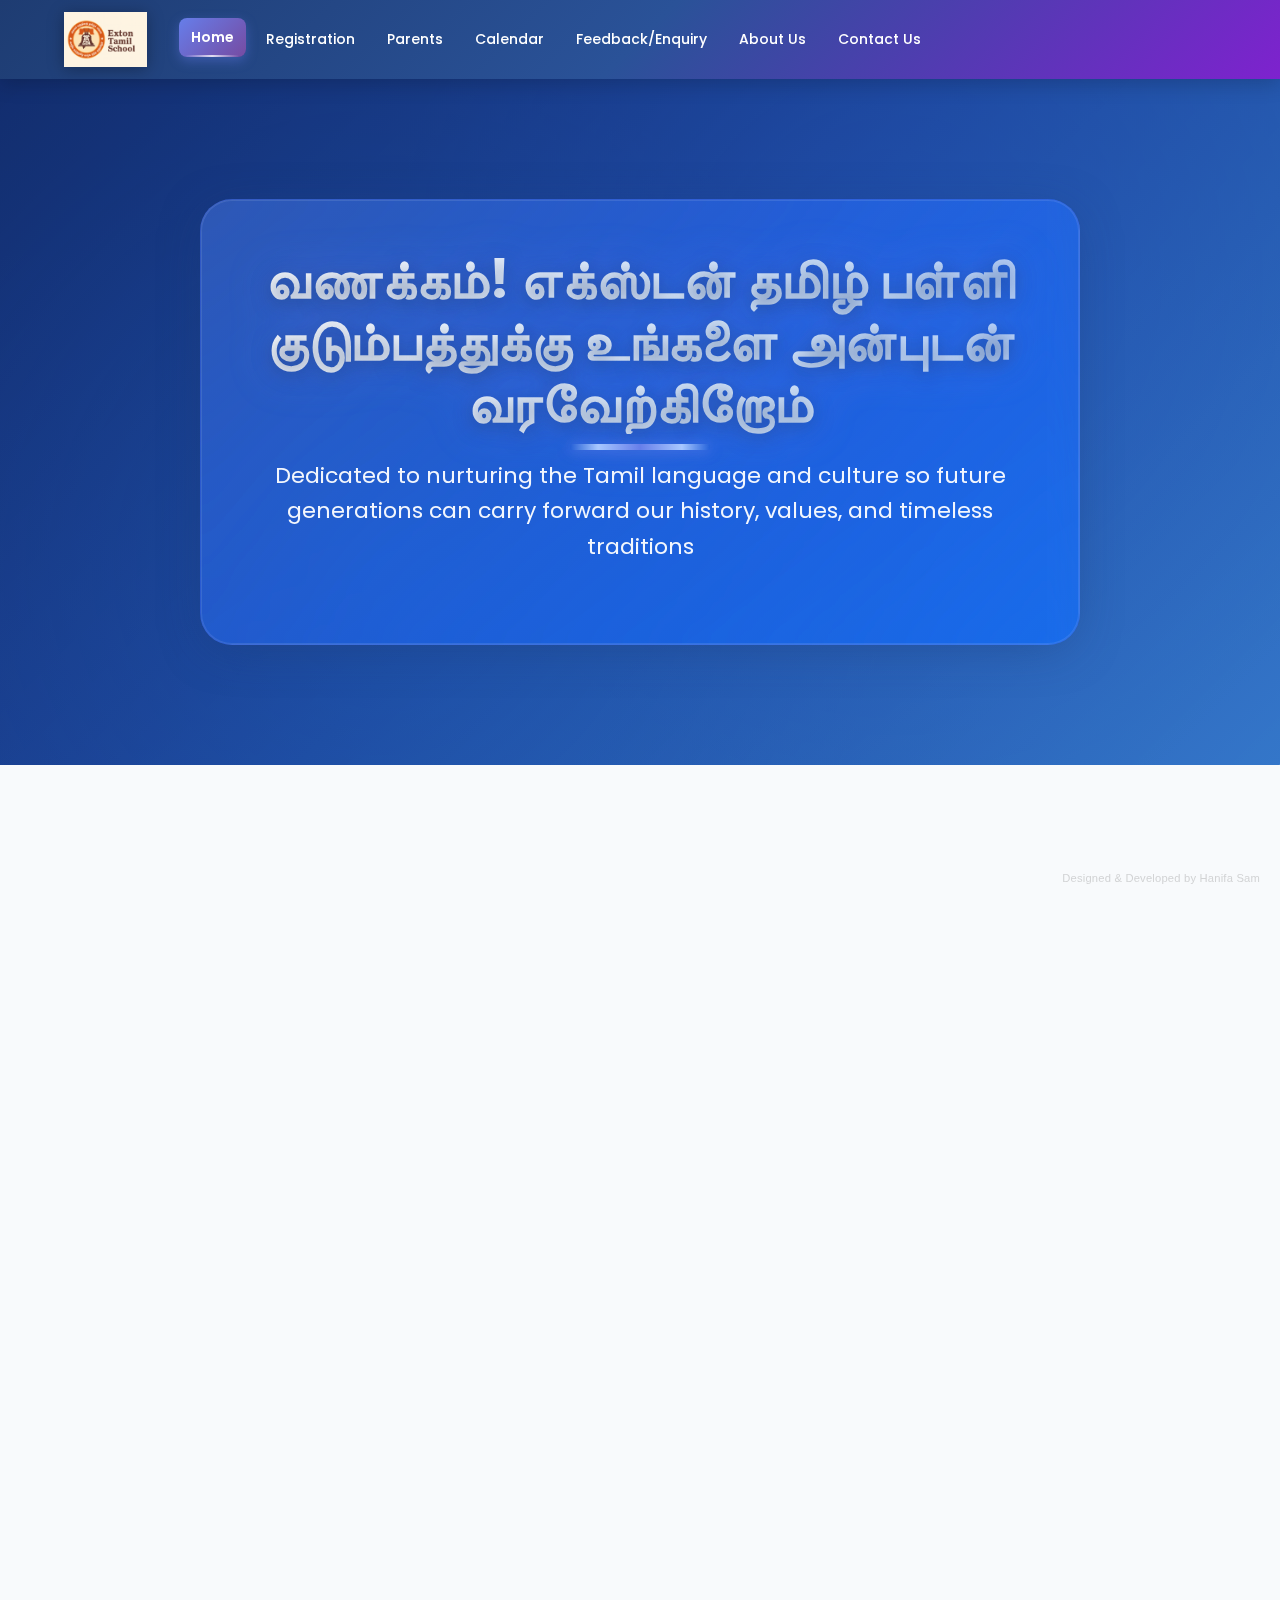
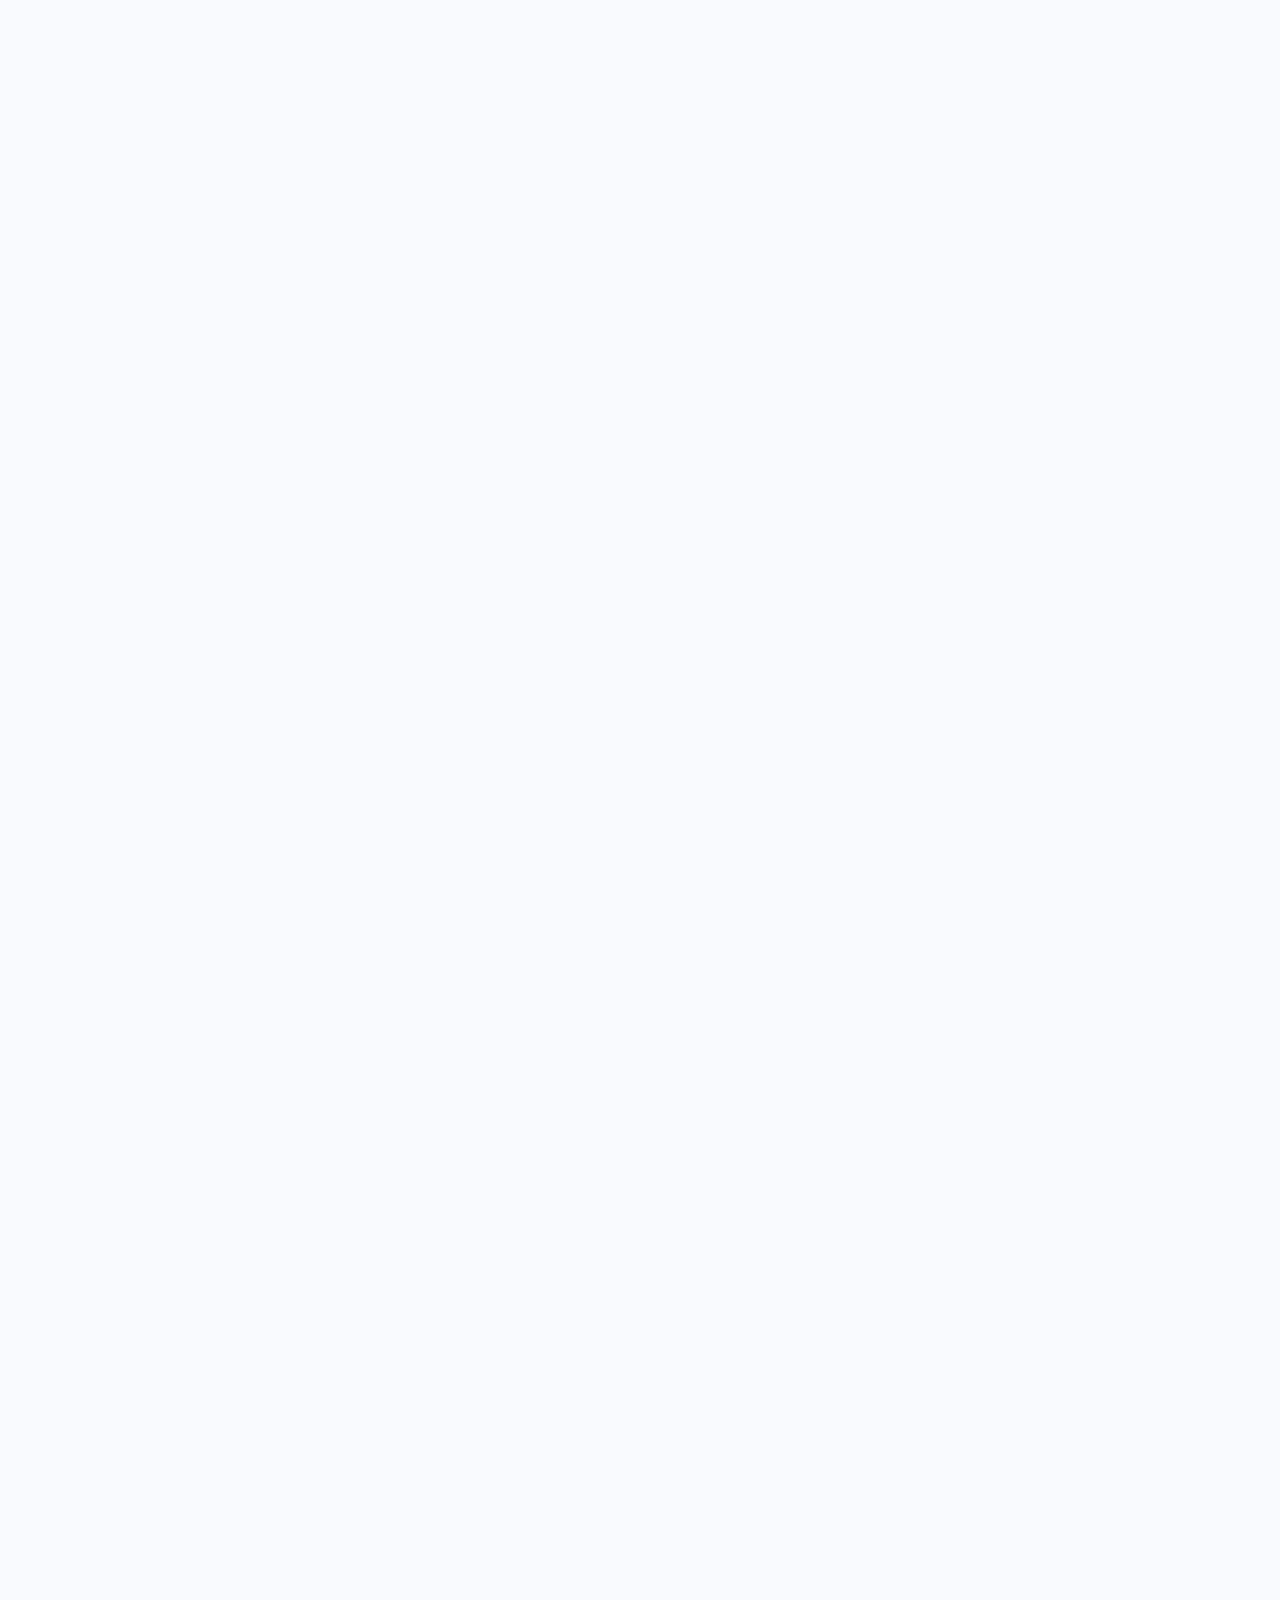
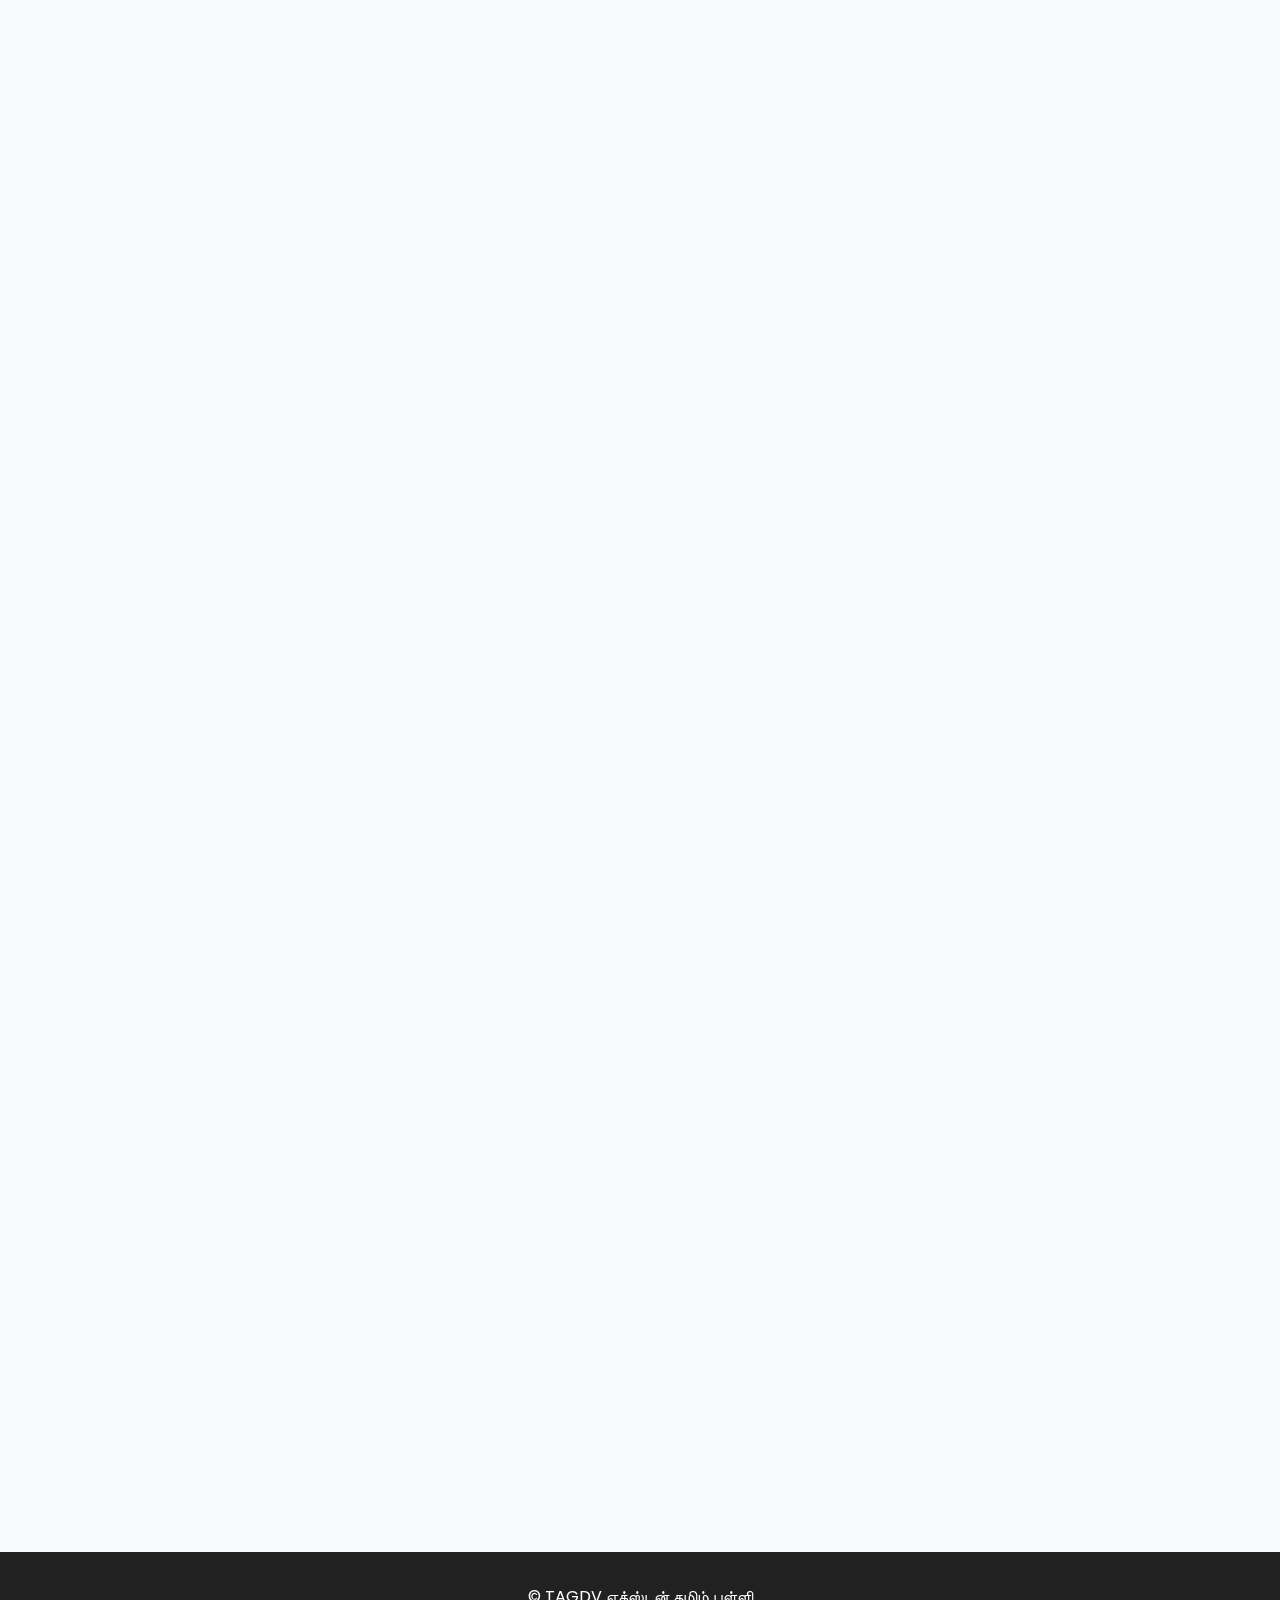
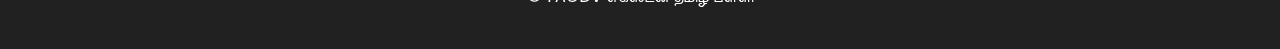
<file: index.html>
<!doctype html>
<html lang="en">
  <head>
    <meta charset="UTF-8" />
    <link rel="icon" type="image/png" href="./images/icon.png" />
    <meta name="viewport" content="width=device-width, initial-scale=1.0" />
    <meta name="description" content="Exton Tamil Palli - Teaching Tamil language, culture, and values to the next generation in Exton, PA" />
    <title>எக்ஸ்டன் தமிழ் பள்ளி</title>
    <link rel="preconnect" href="https://fonts.googleapis.com">
    <link rel="preconnect" href="https://fonts.gstatic.com" crossorigin>
    <link href="https://fonts.googleapis.com/css2?family=Poppins:wght@300;400;500;600;700&family=Noto+Sans+Tamil:wght@400;500;600;700&display=swap" rel="stylesheet">
    <link rel="stylesheet" href="./static/style.css" />
    <script src="./static/main.js" defer></script>
</head>
  <body>
    <!-- Header -->
    <header class="header">
      <div class="container">
        <div class="header-content">
          <div class="logo-section">
            <img src="/images/etp-logo.png" alt="எக்ஸ்டன் தமிழ் பள்ளி" class="school-logo" width="55" height="55">
          </div>
          <button class="mobile-menu-toggle" aria-label="Toggle menu">
            <span></span>
            <span></span>
            <span></span>
          </button>
          <nav class="main-nav">
            <ul>
              <li><a href="#home">Home</a></li>
              <li><a href="./registration.html">Registration</a></li>
              <li class="has-dropdown">
                <a href="#parents">Parents</a>
                <ul class="dropdown">
                  <li><a href="./curriculum.html">Curriculum</a></li>
                  <li><a href="./faq.html">FAQ</a></li>
                  <li><a href="https://forms.office.com/r/JPiuNDsUTw" target="_blank">Leave Form</a></li>
                  <li><a href="./library.html">Library</a></li>
                  <li><a href="./tvaexams.html">TVA Exams</a></li>
                </ul>
              </li>
              <li><a href="./calendar.html">Calendar</a></li>
              <li><a href="https://forms.office.com/r/ZJF0rVi9As" target="_blank">Feedback/Enquiry</a></li>
              <li class="has-dropdown">
                <a href="#about">About Us</a>
                <ul class="dropdown" id="team-years-menu">
                  <!-- Years will be loaded dynamically -->
                </ul>
              </li>
              <li><a href="./contactus.html">Contact Us</a></li>
            </ul>
          </nav>
        </div>
      </div>
    </header>

    <!-- Hero Section -->
    <section class="hero">
      <div class="hero-overlay"></div>
      <div class="container">
        <div class="hero-content">
          <h2 class="hero-title">வணக்கம்! எக்ஸ்டன் தமிழ் பள்ளி குடும்பத்துக்கு உங்களை அன்புடன் வரவேற்கிறோம்</h2>
          <p class="hero-subtitle">Dedicated to nurturing the Tamil language and culture so future generations can carry forward our history, values, and timeless traditions</p>
        </div>
      </div>
    </section>

    <!-- Main Content -->
    <main class="main-content">
      <div class="container">

        <!-- Announcements Section -->
        <section class="section announcements-section">
          <h2 class="section-title">📢 Announcements</h2>
          <div class="announcements-grid" id="announcements-container">
            <!-- Dynamic content loaded via JavaScript -->
          </div>
        </section>

        <!-- Notification Section -->
        <section class="section notification-section">
          <div class="notification-card" id="notification-container">
            <!-- Dynamic content loaded via JavaScript -->
          </div>
        </section>

        <!-- Drop-off Time Section -->
        <section class="section dropoff-section">
          <h2 class="section-title">Drop-off Time</h2>
          <div class="dropoff-info">
            <p>Every Friday – 6:20 PM EST</p>
          </div>
        </section>

        <!-- Class Schedule Section -->
        <section class="section schedule-section">
          <h2 class="section-title">Pickup Time</h2>
          <div class="schedule-grid" id="schedule-container">
            <!-- Dynamic content loaded via JavaScript -->
          </div>
        </section>

        <!-- Say No to Bullying Section -->
        <section class="section bullying-section">
          <h2 class="section-title">🛡️ Say No to Bullying</h2>
          <div class="bullying-content">
            <p class="intro-text">We are committed to providing a safe and respectful learning environment for all students.</p>
            <ul class="bullying-list" id="bullying-list">
              <!-- Dynamic content loaded via JavaScript -->
            </ul>
          </div>
        </section>

        <!-- Our School Section -->
        <section class="section our-school-section">
          <div class="content-card">
            <h2 class="section-title">Our School</h2>
            <p class="content-text" id="our-school-content">
              <!-- Dynamic content loaded via JavaScript -->
            </p>
          </div>
        </section>

        <!-- TAGDV Section -->
        <section class="section tagdv-section">
          <div class="content-card">
            <h2 class="section-title">TAGDV</h2>
            <p class="content-text" id="tagdv-content">
              <!-- Dynamic content loaded via JavaScript -->
            </p>
          </div>
        </section>

        <!-- Contact Section -->
        <section class="section contact-section">
          <h2 class="section-title">Contact</h2>
          <div class="contacts-grid" id="contacts-container">
            <!-- Dynamic content loaded via JavaScript -->
          </div>
        </section>

        <!-- Location Section -->
        <section class="section location-section">
          <h2 class="section-title">📍 Our Location</h2>
          <div class="map-container" id="map-container">
            <!-- Dynamic content loaded via JavaScript -->
          </div>
        </section>

      </div>
    </main>

    <!-- Footer -->
    <footer class="footer">
      <div class="container">
        <div class="footer-content">
          <p>© TAGDV எக்ஸ்டன் தமிழ் பள்ளி</p>
        </div>
      </div>
    </footer>
    
    <!-- Built By -->
    <div class="built-by">Designed & Developed by Hanifa Sam</div>
  </body>
</html>
</file>
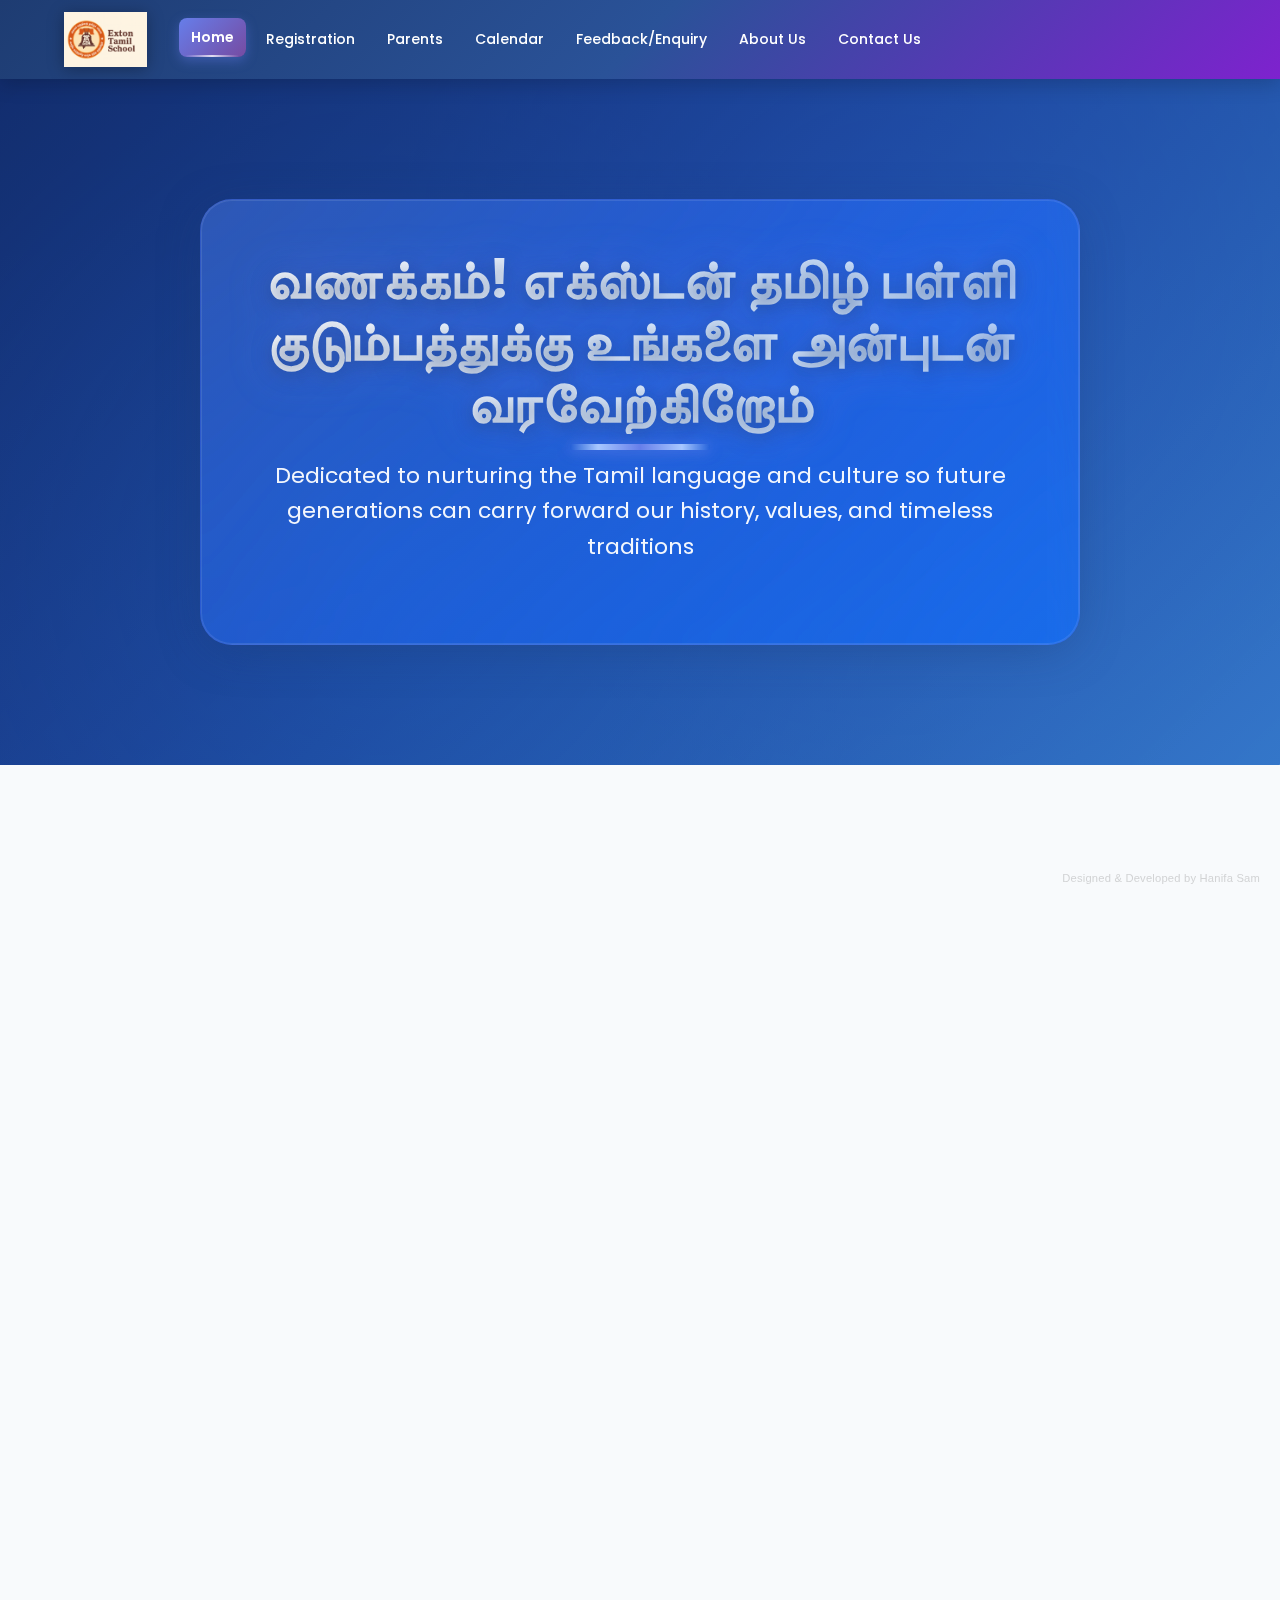
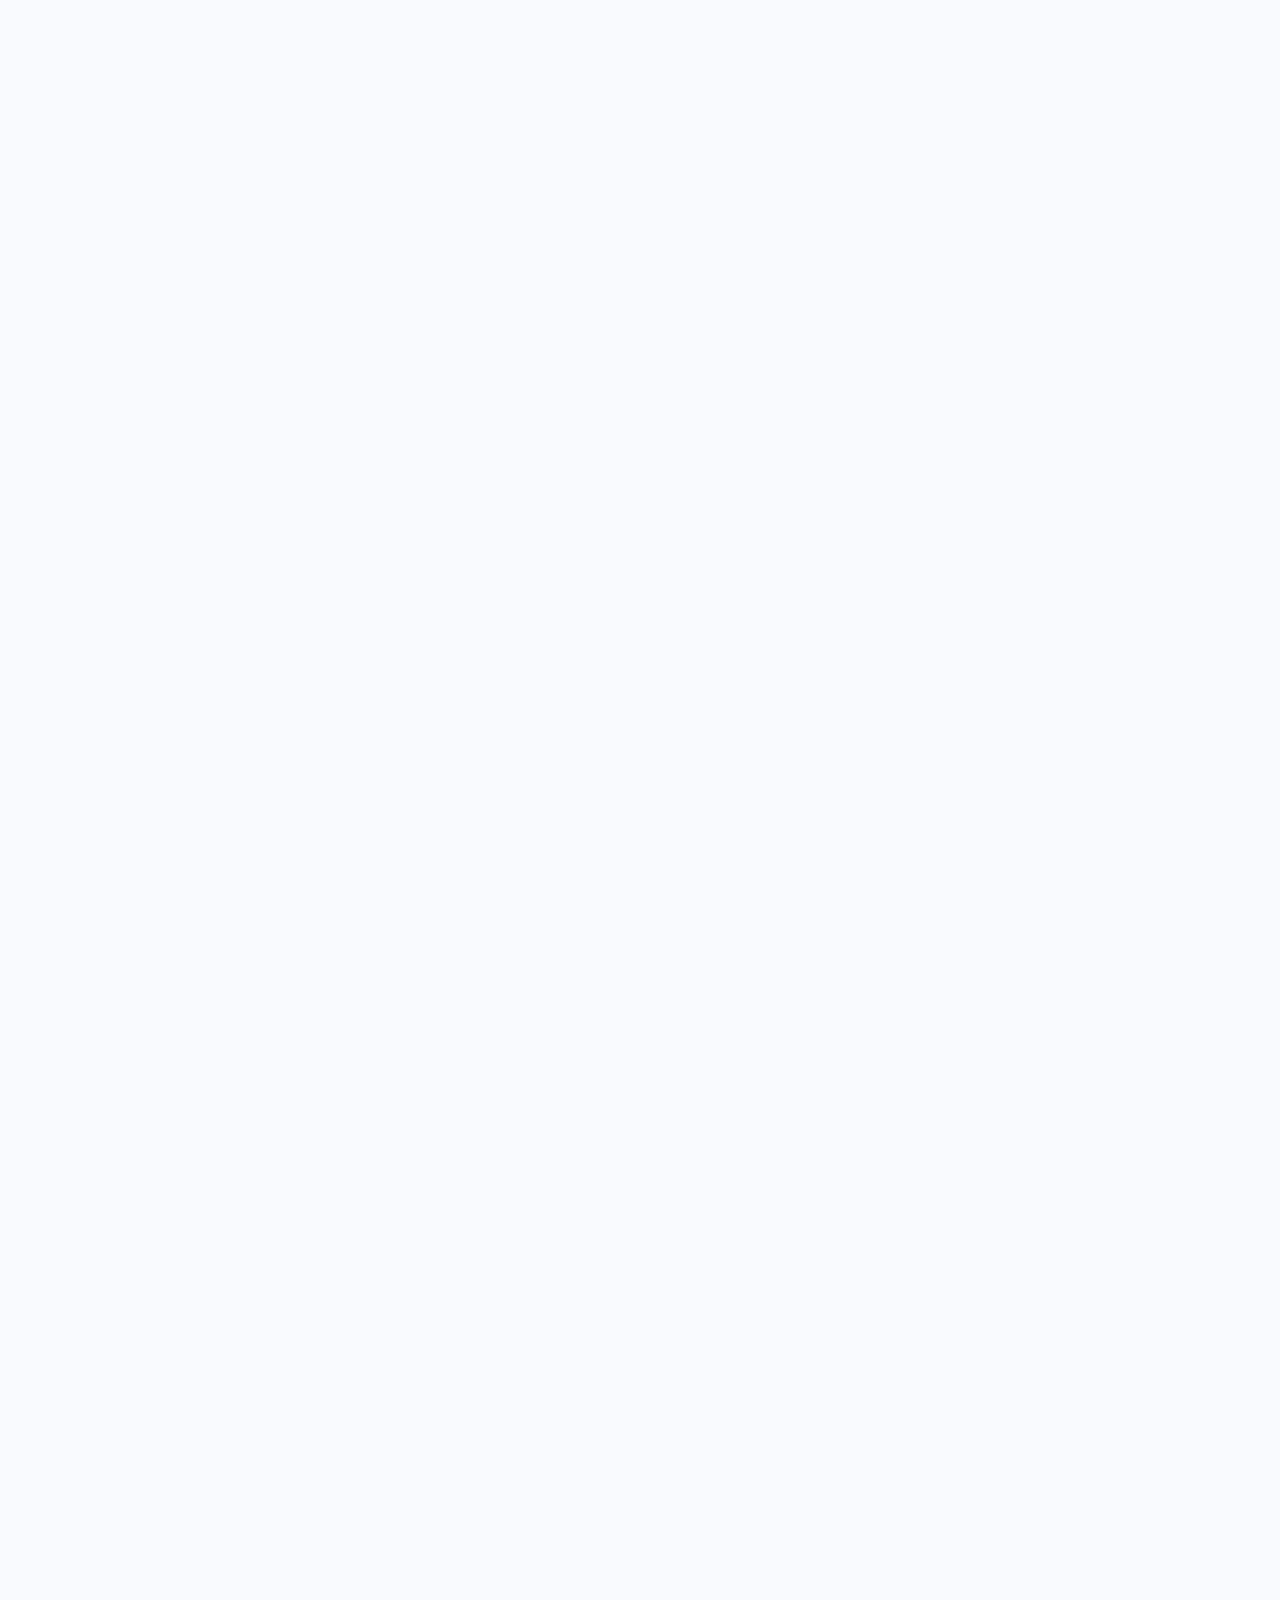
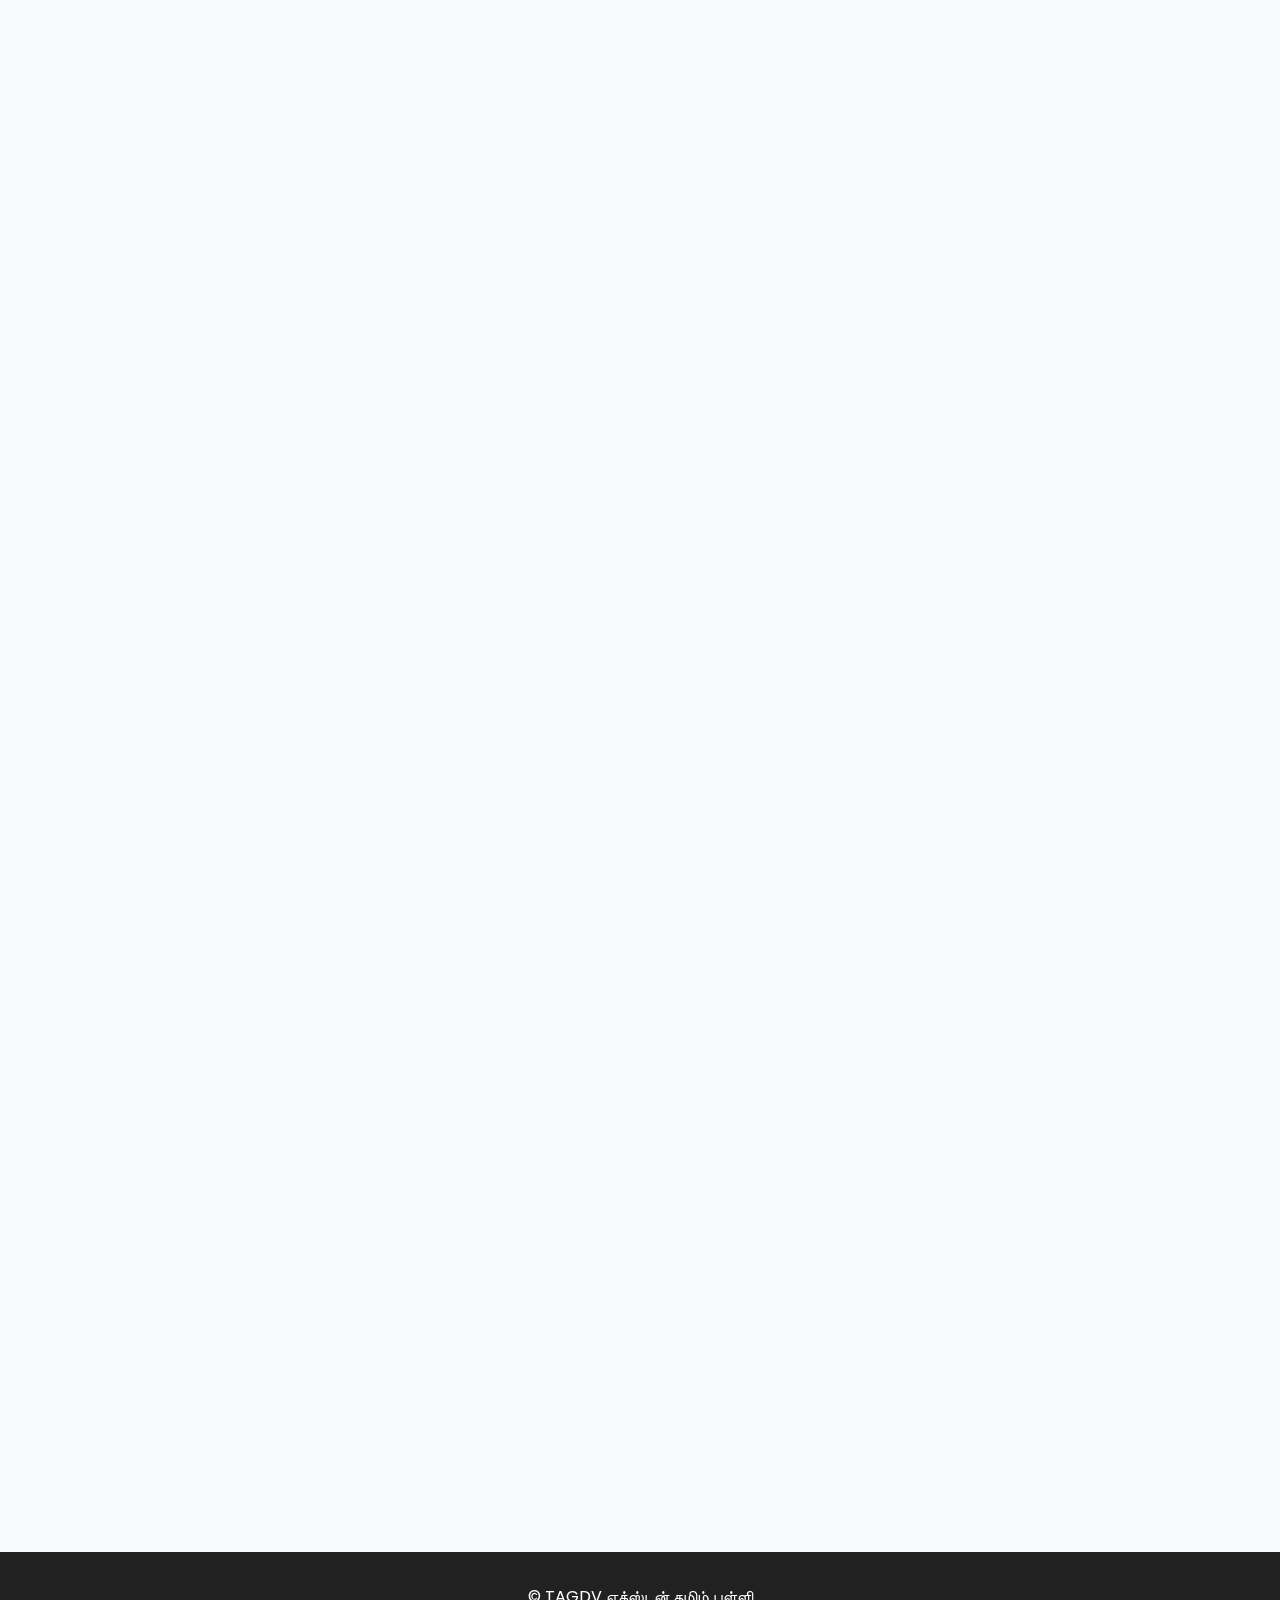
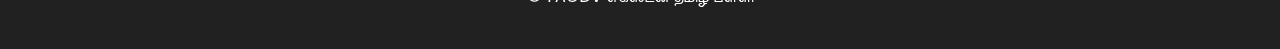
<file: Src/index.html>
<!doctype html>
<html lang="en">
  <head>
    <meta charset="UTF-8" />
    <link rel="icon" type="image/png" href="/images/icon.png" />
    <meta name="viewport" content="width=device-width, initial-scale=1.0" />
    <meta name="description" content="Exton Tamil Palli - Teaching Tamil language, culture, and values to the next generation in Exton, PA" />
    <title>எக்ஸ்டன் தமிழ் பள்ளி</title>
    <link rel="preconnect" href="https://fonts.googleapis.com">
    <link rel="preconnect" href="https://fonts.gstatic.com" crossorigin>
    <link href="https://fonts.googleapis.com/css2?family=Poppins:wght@300;400;500;600;700&family=Noto+Sans+Tamil:wght@400;500;600;700&display=swap" rel="stylesheet">
    <link rel="stylesheet" href="/static/style.css" />
    <script src="/static/main.js" defer></script>
</head>
  <body>
    <!-- Header -->
    <header class="header">
      <div class="container">
        <div class="header-content">
          <div class="logo-section">
            <img src="/images/etp-logo.png" alt="எக்ஸ்டன் தமிழ் பள்ளி" class="school-logo" width="55" height="55">
          </div>
          <button class="mobile-menu-toggle" aria-label="Toggle menu">
            <span></span>
            <span></span>
            <span></span>
          </button>
          <nav class="main-nav">
            <ul>
              <li><a href="#home">Home</a></li>
              <li><a href="registration.html">Registration</a></li>
              <li class="has-dropdown">
                <a href="#parents">Parents</a>
                <ul class="dropdown">
                  <li><a href="/curriculum.html">Curriculum</a></li>
                  <li><a href="/faq.html">FAQ</a></li>
                  <li><a href="https://forms.office.com/r/JPiuNDsUTw" target="_blank">Leave Form</a></li>
                  <li><a href="/library.html">Library</a></li>
                  <li><a href="/tvaexams.html">TVA Exams</a></li>
                </ul>
              </li>
              <li><a href="/calendar.html">Calendar</a></li>
              <li><a href="https://forms.office.com/r/ZJF0rVi9As" target="_blank">Feedback/Enquiry</a></li>
              <li class="has-dropdown">
                <a href="#about">About Us</a>
                <ul class="dropdown" id="team-years-menu">
                  <!-- Years will be loaded dynamically -->
                </ul>
              </li>
              <li><a href="/contactus.html">Contact Us</a></li>
            </ul>
          </nav>
        </div>
      </div>
    </header>

    <!-- Hero Section -->
    <section class="hero">
      <div class="hero-overlay"></div>
      <div class="container">
        <div class="hero-content">
          <h2 class="hero-title">வணக்கம்! எக்ஸ்டன் தமிழ் பள்ளி குடும்பத்துக்கு உங்களை அன்புடன் வரவேற்கிறோம்</h2>
          <p class="hero-subtitle">Dedicated to nurturing the Tamil language and culture so future generations can carry forward our history, values, and timeless traditions</p>
        </div>
      </div>
    </section>

    <!-- Main Content -->
    <main class="main-content">
      <div class="container">

        <!-- Announcements Section -->
        <section class="section announcements-section">
          <h2 class="section-title">📢 Announcements</h2>
          <div class="announcements-grid" id="announcements-container">
            <!-- Dynamic content loaded via JavaScript -->
          </div>
        </section>

        <!-- Notification Section -->
        <section class="section notification-section">
          <div class="notification-card" id="notification-container">
            <!-- Dynamic content loaded via JavaScript -->
          </div>
        </section>

        <!-- Drop-off Time Section -->
        <section class="section dropoff-section">
          <h2 class="section-title">Drop-off Time</h2>
          <div class="dropoff-info">
            <p>Every Friday – 6:20 PM EST</p>
          </div>
        </section>

        <!-- Class Schedule Section -->
        <section class="section schedule-section">
          <h2 class="section-title">Pickup Time</h2>
          <div class="schedule-grid" id="schedule-container">
            <!-- Dynamic content loaded via JavaScript -->
          </div>
        </section>

        <!-- Say No to Bullying Section -->
        <section class="section bullying-section">
          <h2 class="section-title">🛡️ Say No to Bullying</h2>
          <div class="bullying-content">
            <p class="intro-text">We are committed to providing a safe and respectful learning environment for all students.</p>
            <ul class="bullying-list" id="bullying-list">
              <!-- Dynamic content loaded via JavaScript -->
            </ul>
          </div>
        </section>

        <!-- Our School Section -->
        <section class="section our-school-section">
          <div class="content-card">
            <h2 class="section-title">Our School</h2>
            <p class="content-text" id="our-school-content">
              <!-- Dynamic content loaded via JavaScript -->
            </p>
          </div>
        </section>

        <!-- TAGDV Section -->
        <section class="section tagdv-section">
          <div class="content-card">
            <h2 class="section-title">TAGDV</h2>
            <p class="content-text" id="tagdv-content">
              <!-- Dynamic content loaded via JavaScript -->
            </p>
          </div>
        </section>

        <!-- Contact Section -->
        <section class="section contact-section">
          <h2 class="section-title">Contact</h2>
          <div class="contacts-grid" id="contacts-container">
            <!-- Dynamic content loaded via JavaScript -->
          </div>
        </section>

        <!-- Location Section -->
        <section class="section location-section">
          <h2 class="section-title">📍 Our Location</h2>
          <div class="map-container" id="map-container">
            <!-- Dynamic content loaded via JavaScript -->
          </div>
        </section>

      </div>
    </main>

    <!-- Footer -->
    <footer class="footer">
      <div class="container">
        <div class="footer-content">
          <p>© TAGDV எக்ஸ்டன் தமிழ் பள்ளி</p>
        </div>
      </div>
    </footer>
    
    <!-- Built By -->
    <div class="built-by">Designed & Developed by Hanifa Sam</div>
  </body>
</html>
</file>
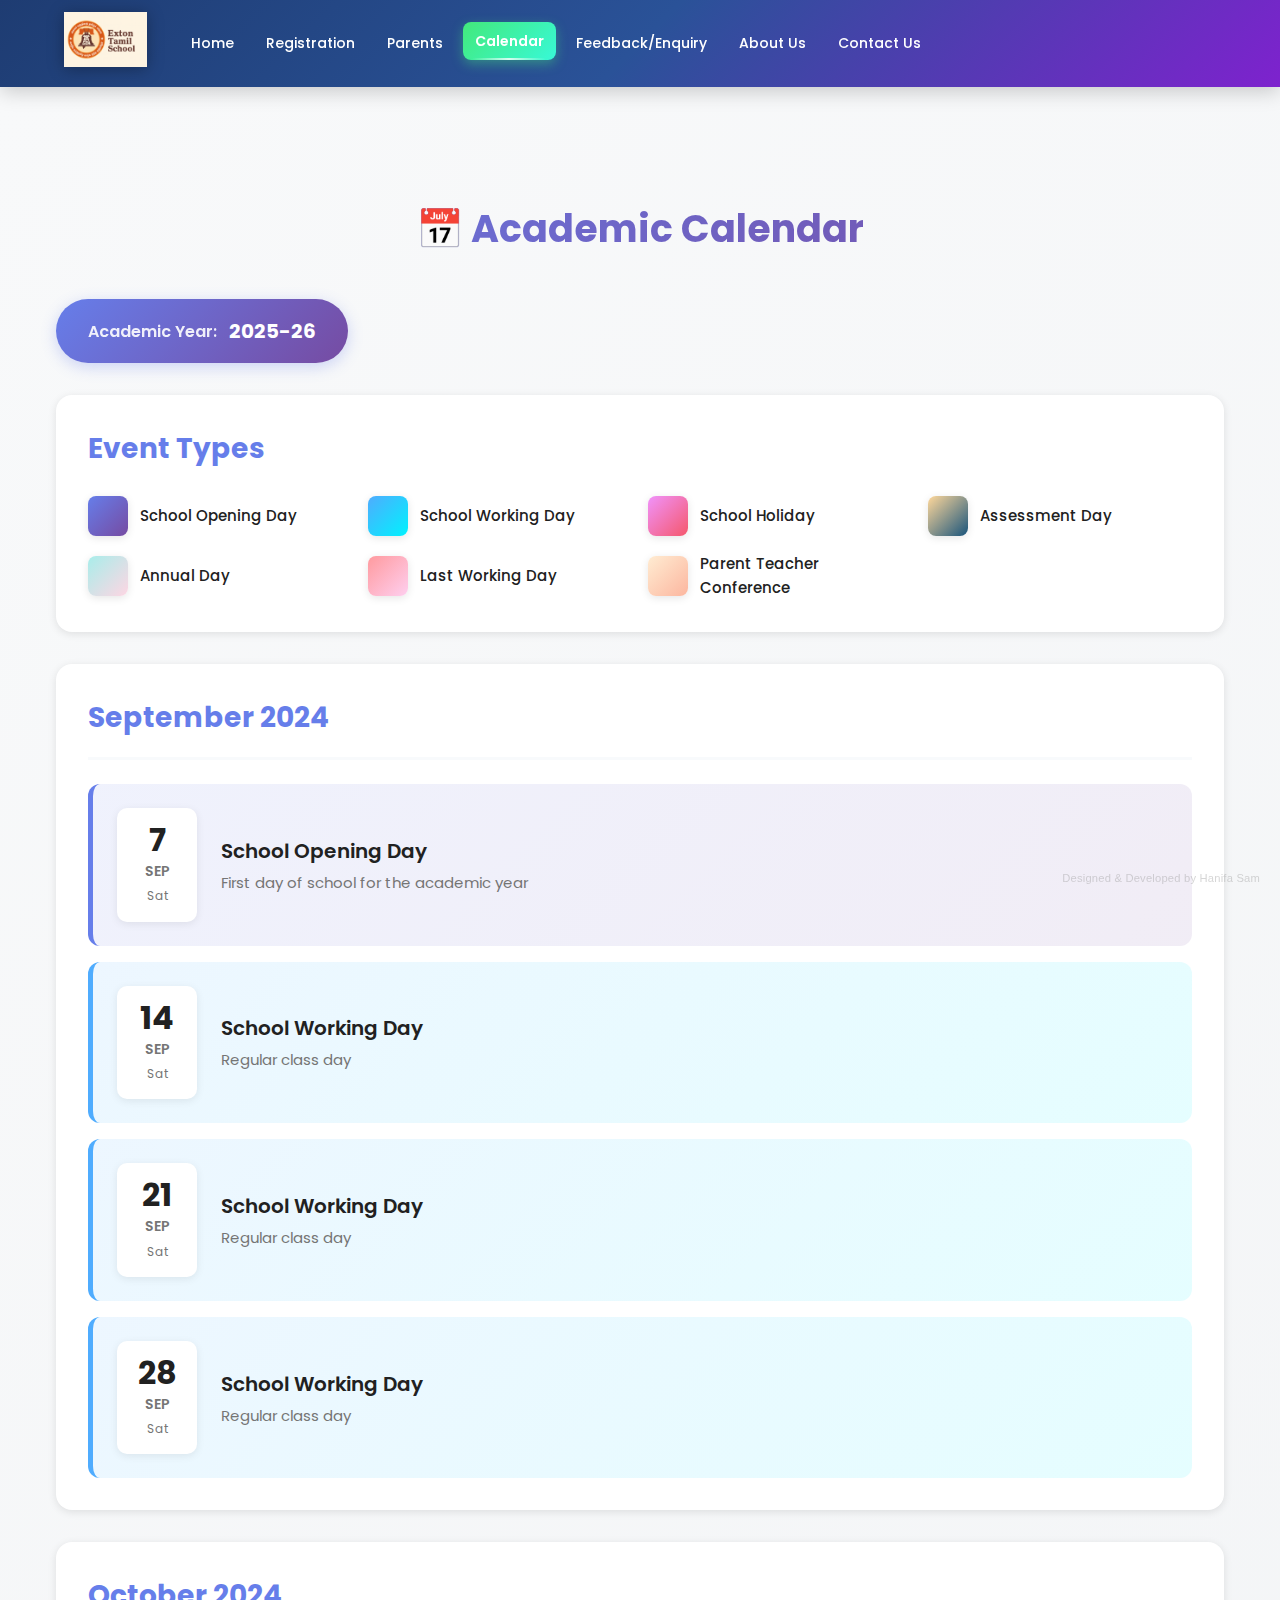
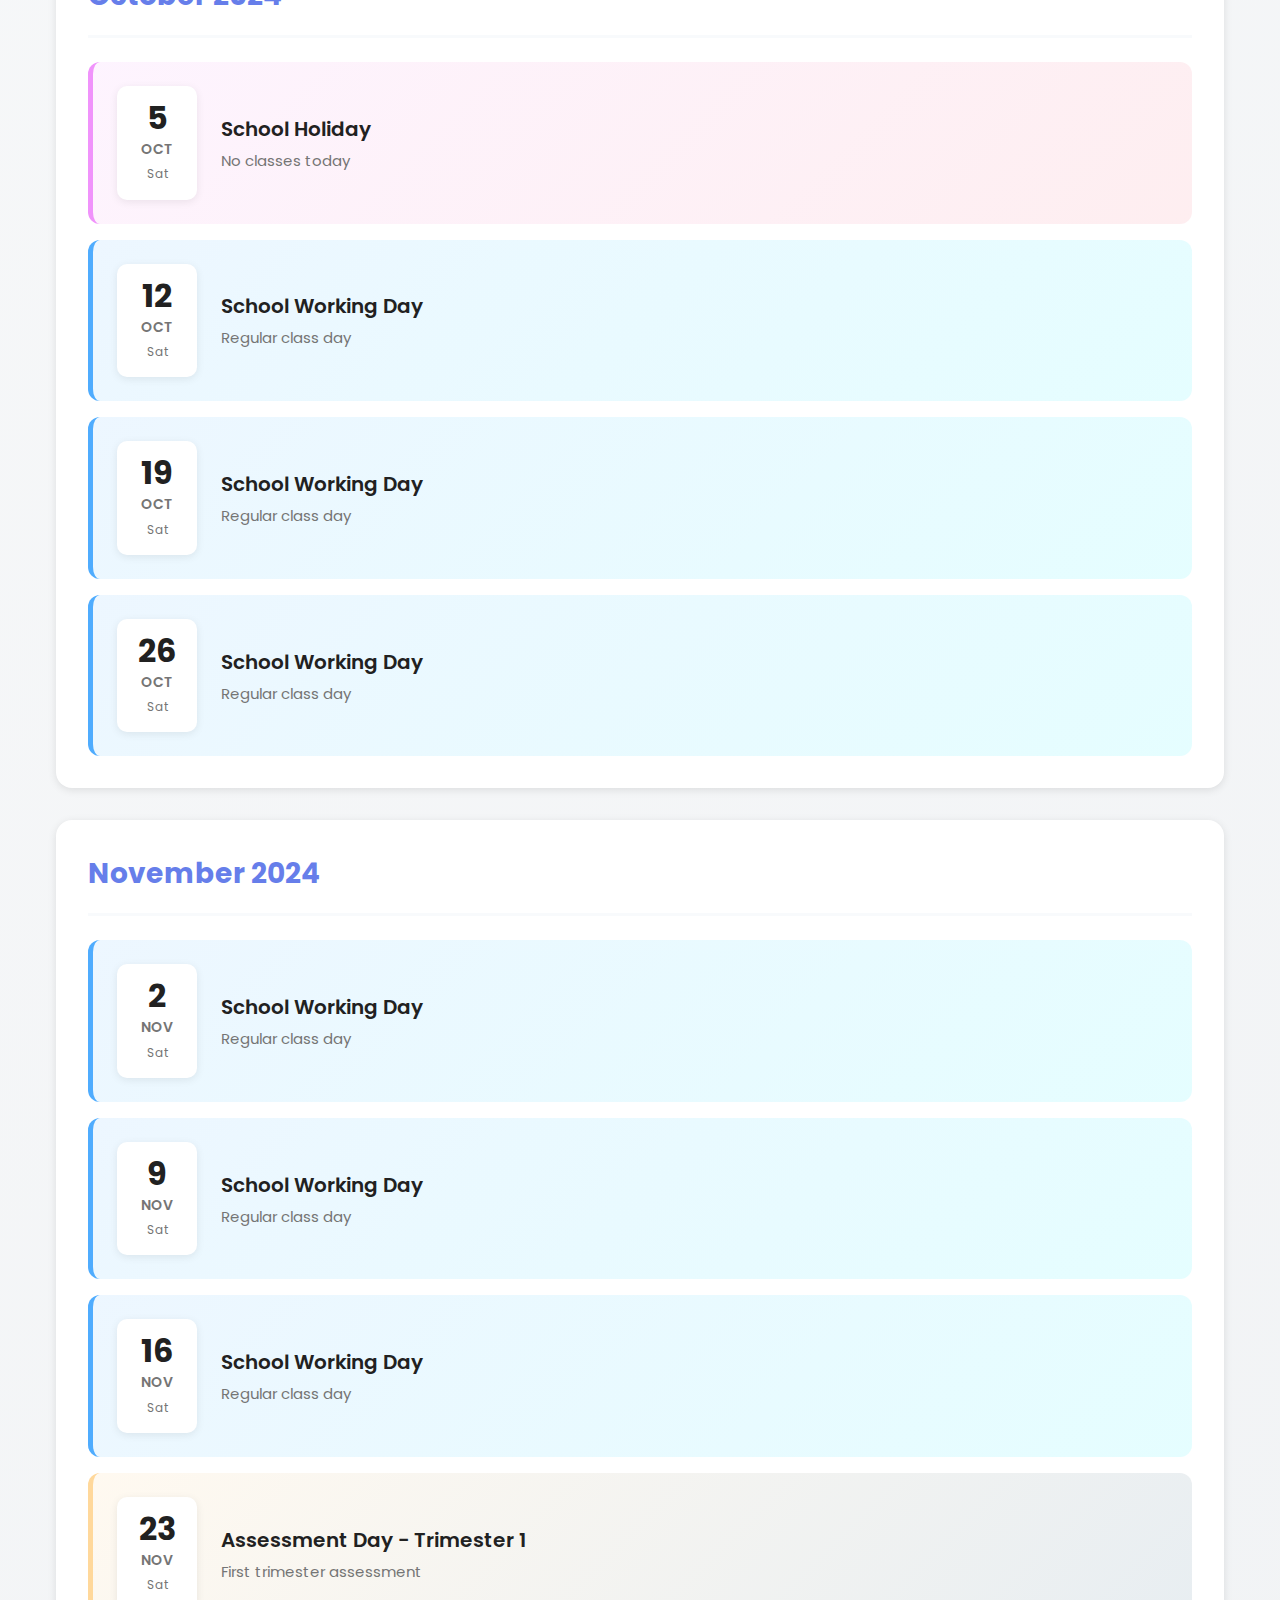
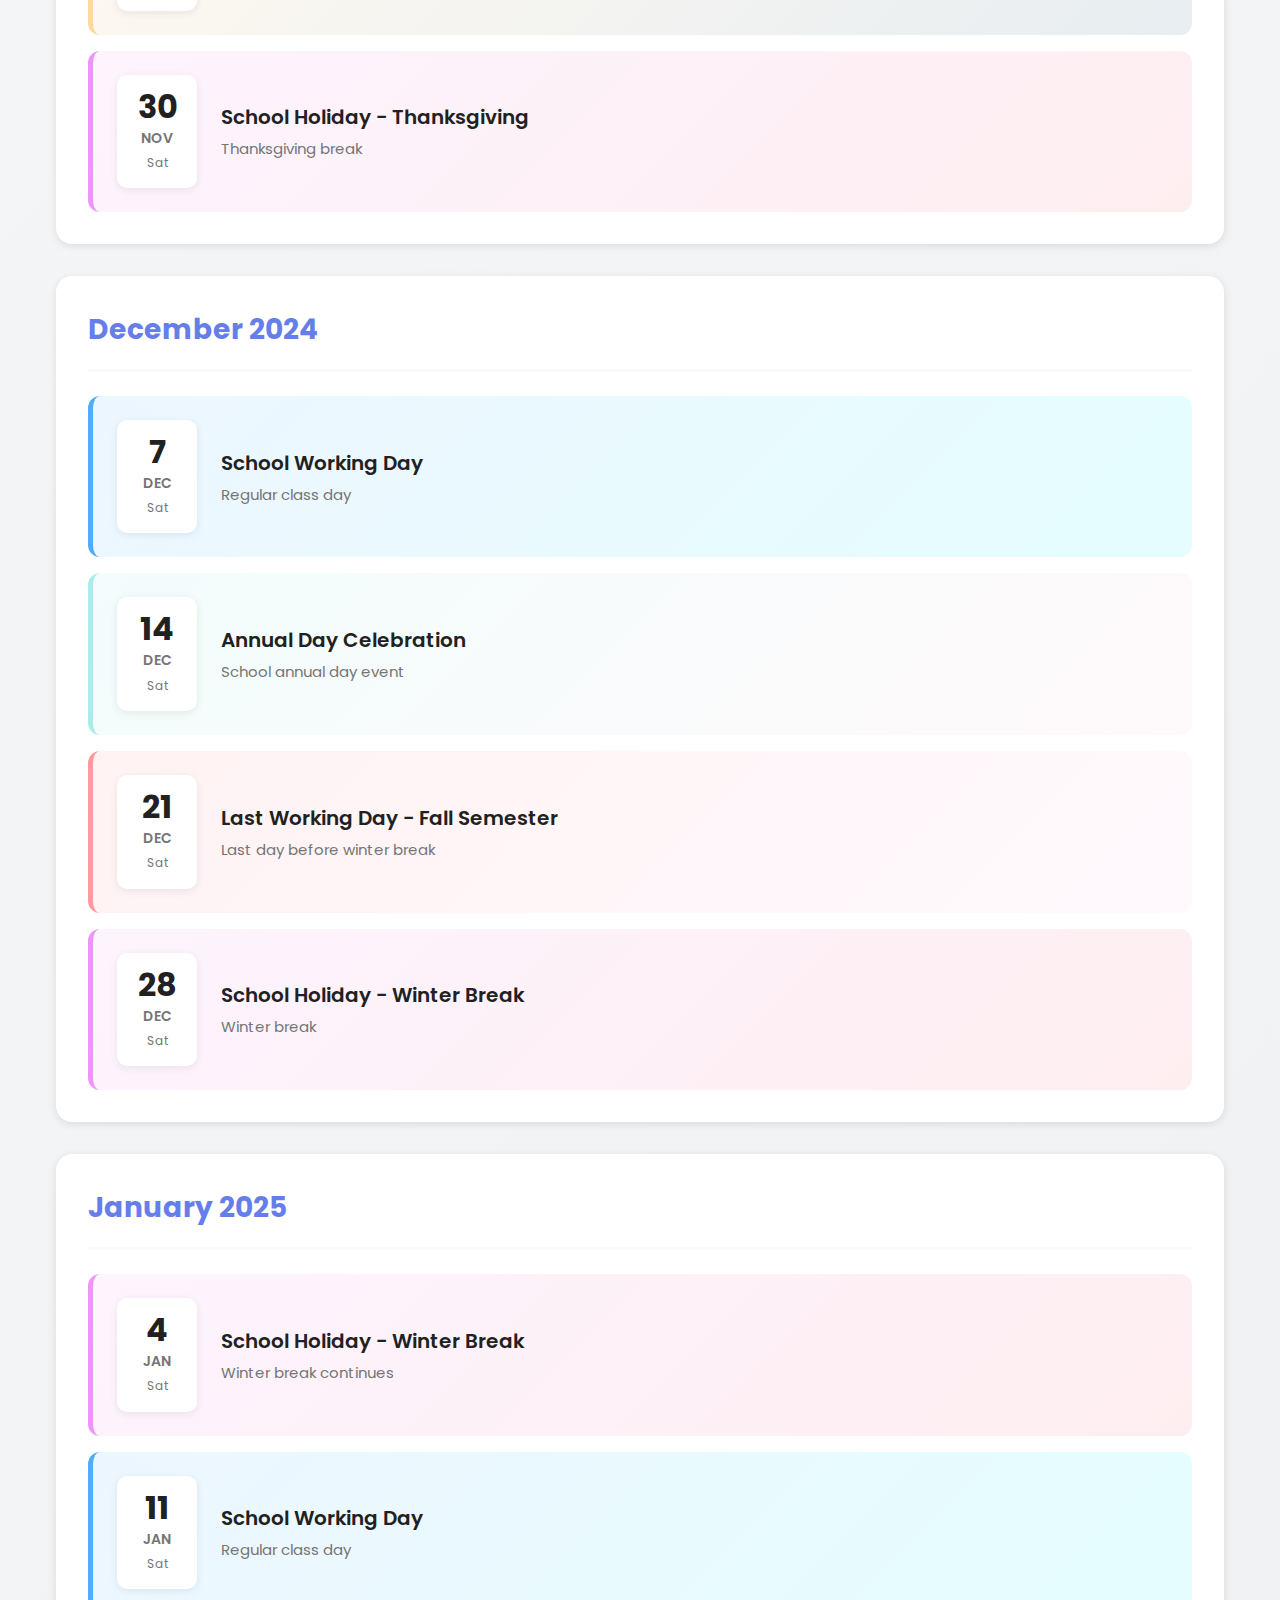
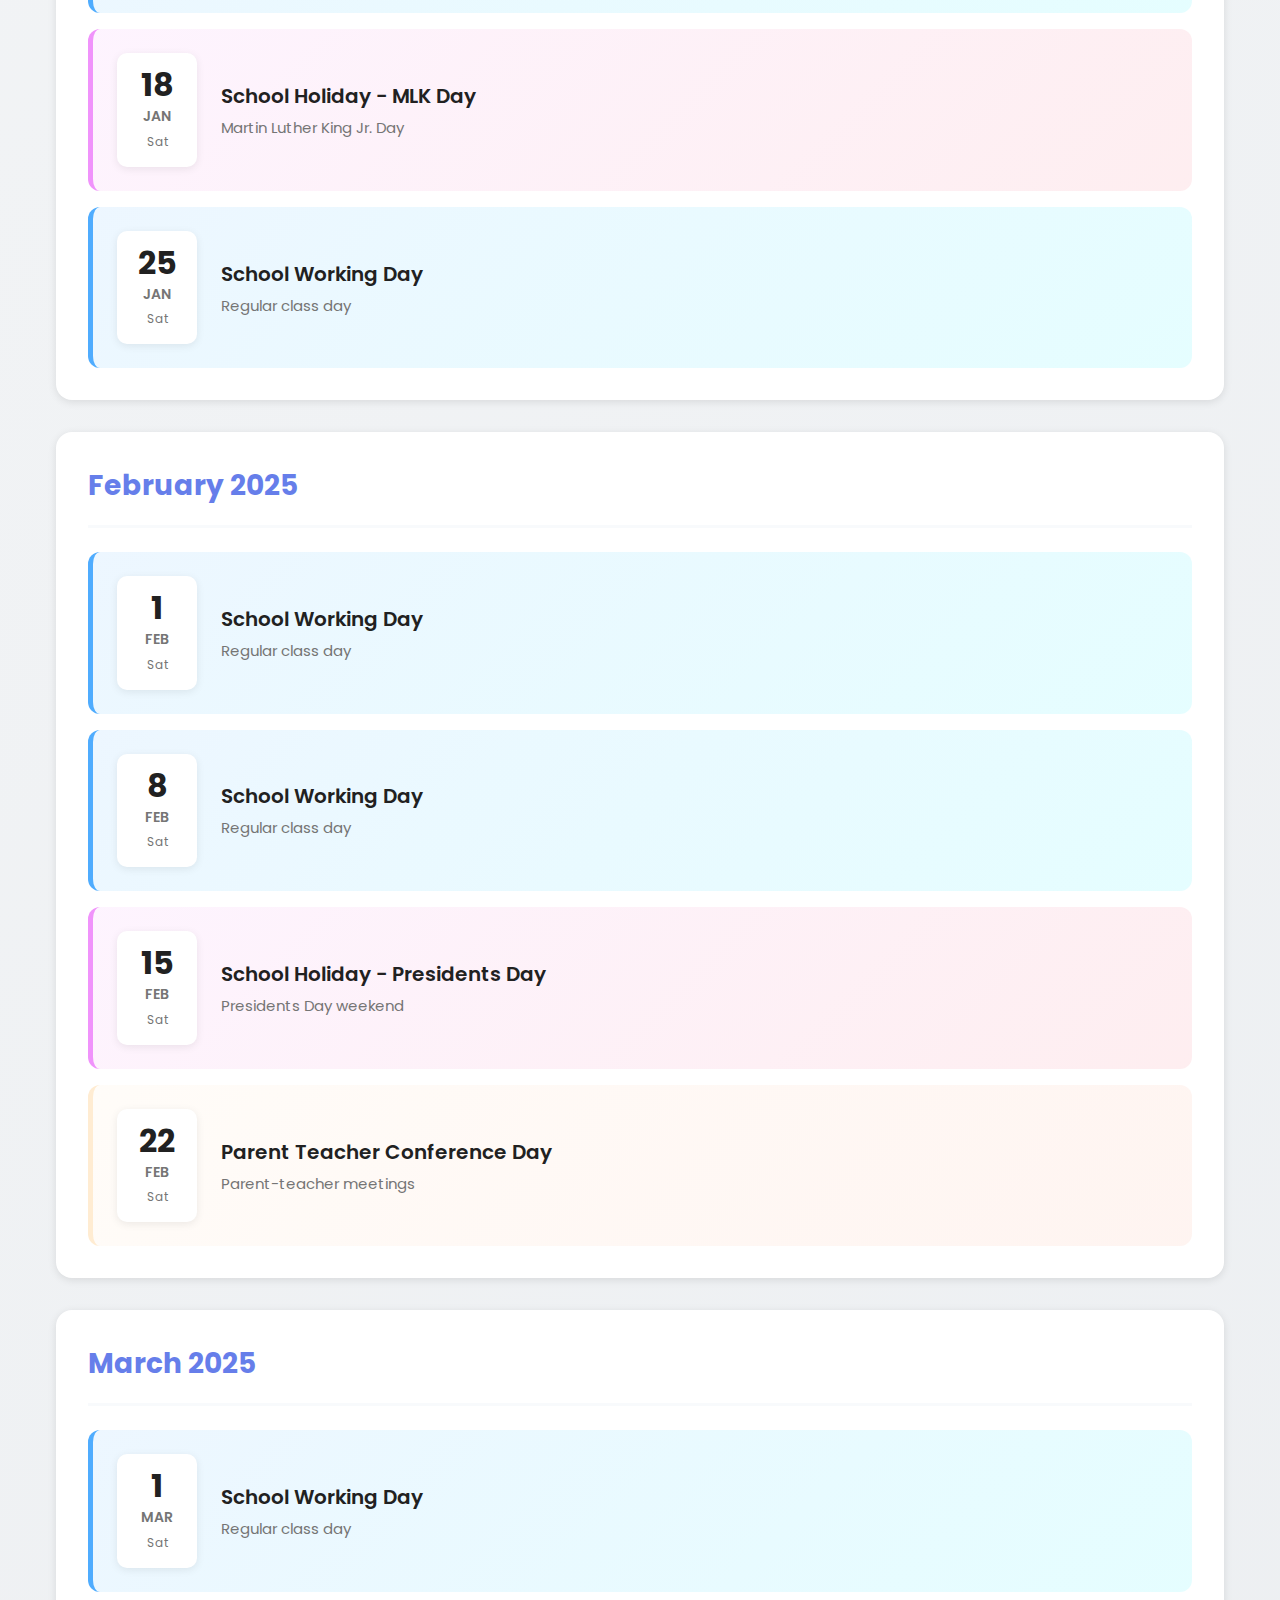
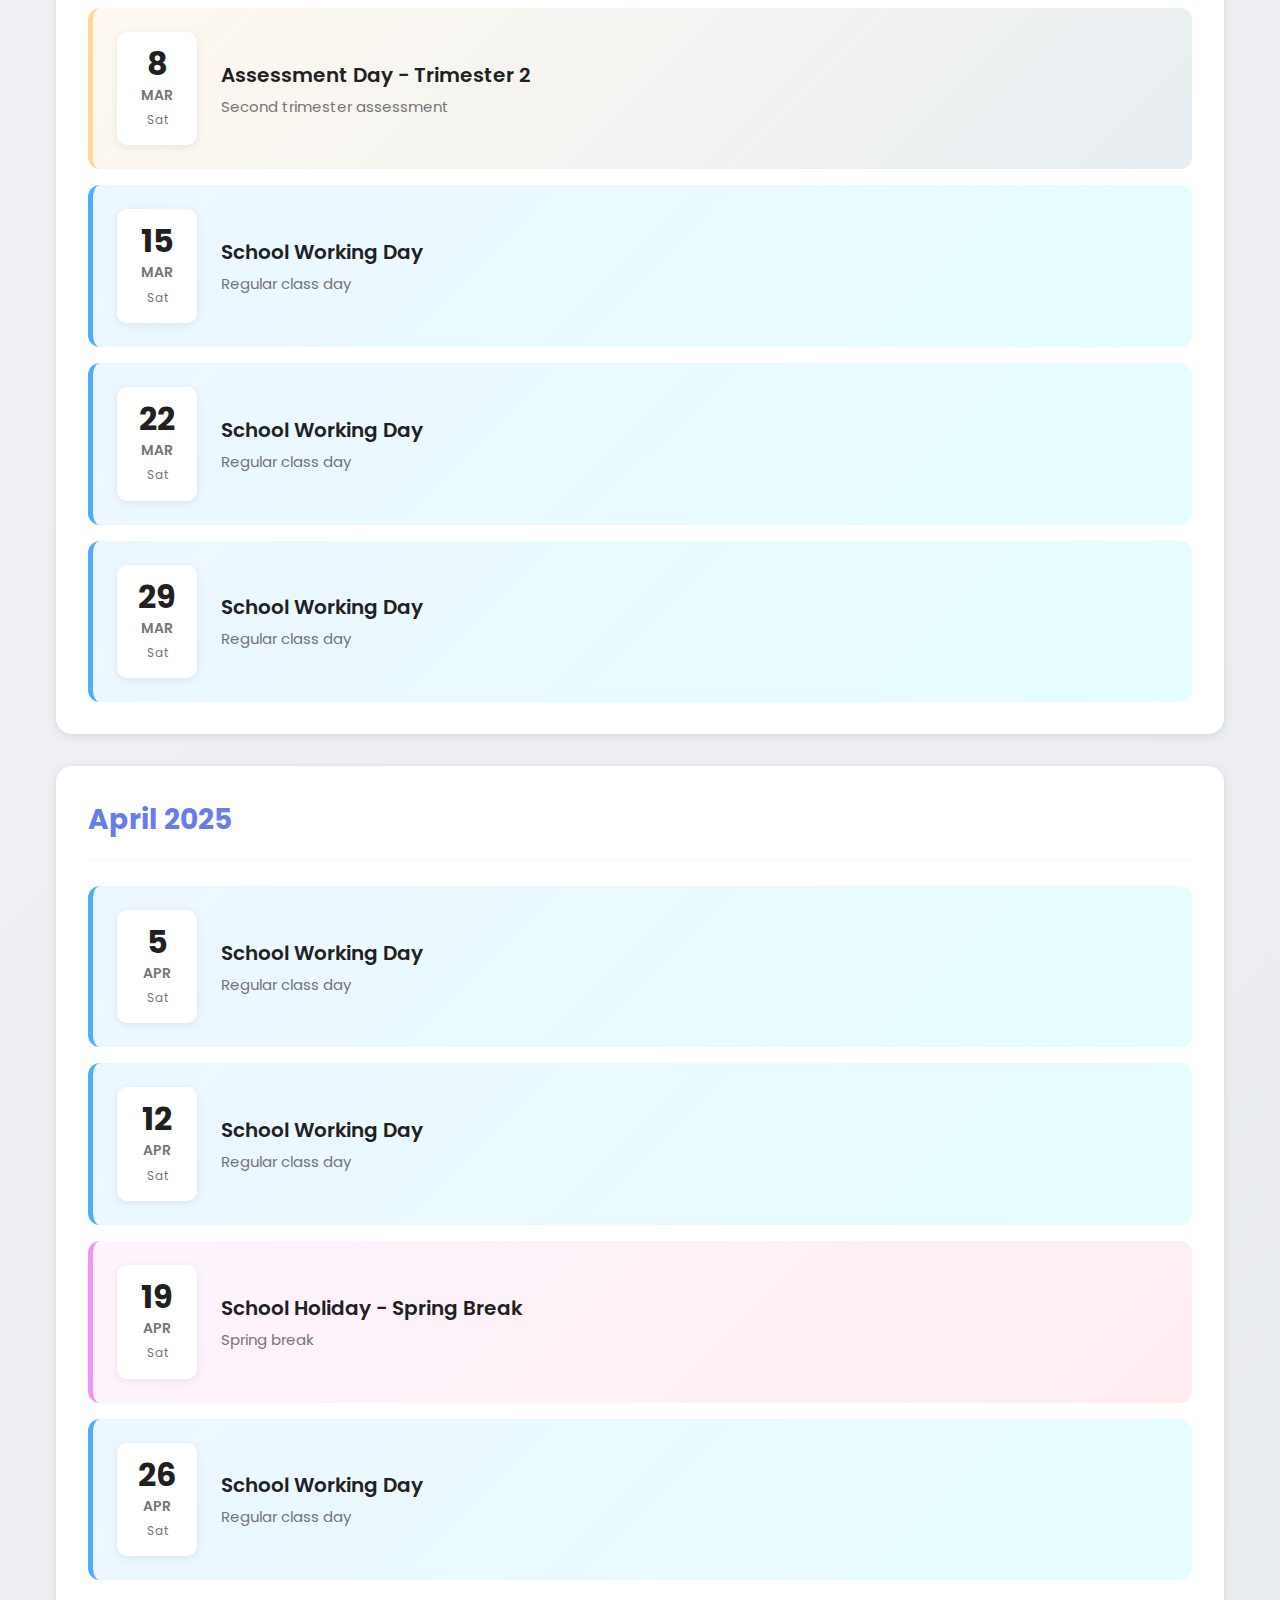
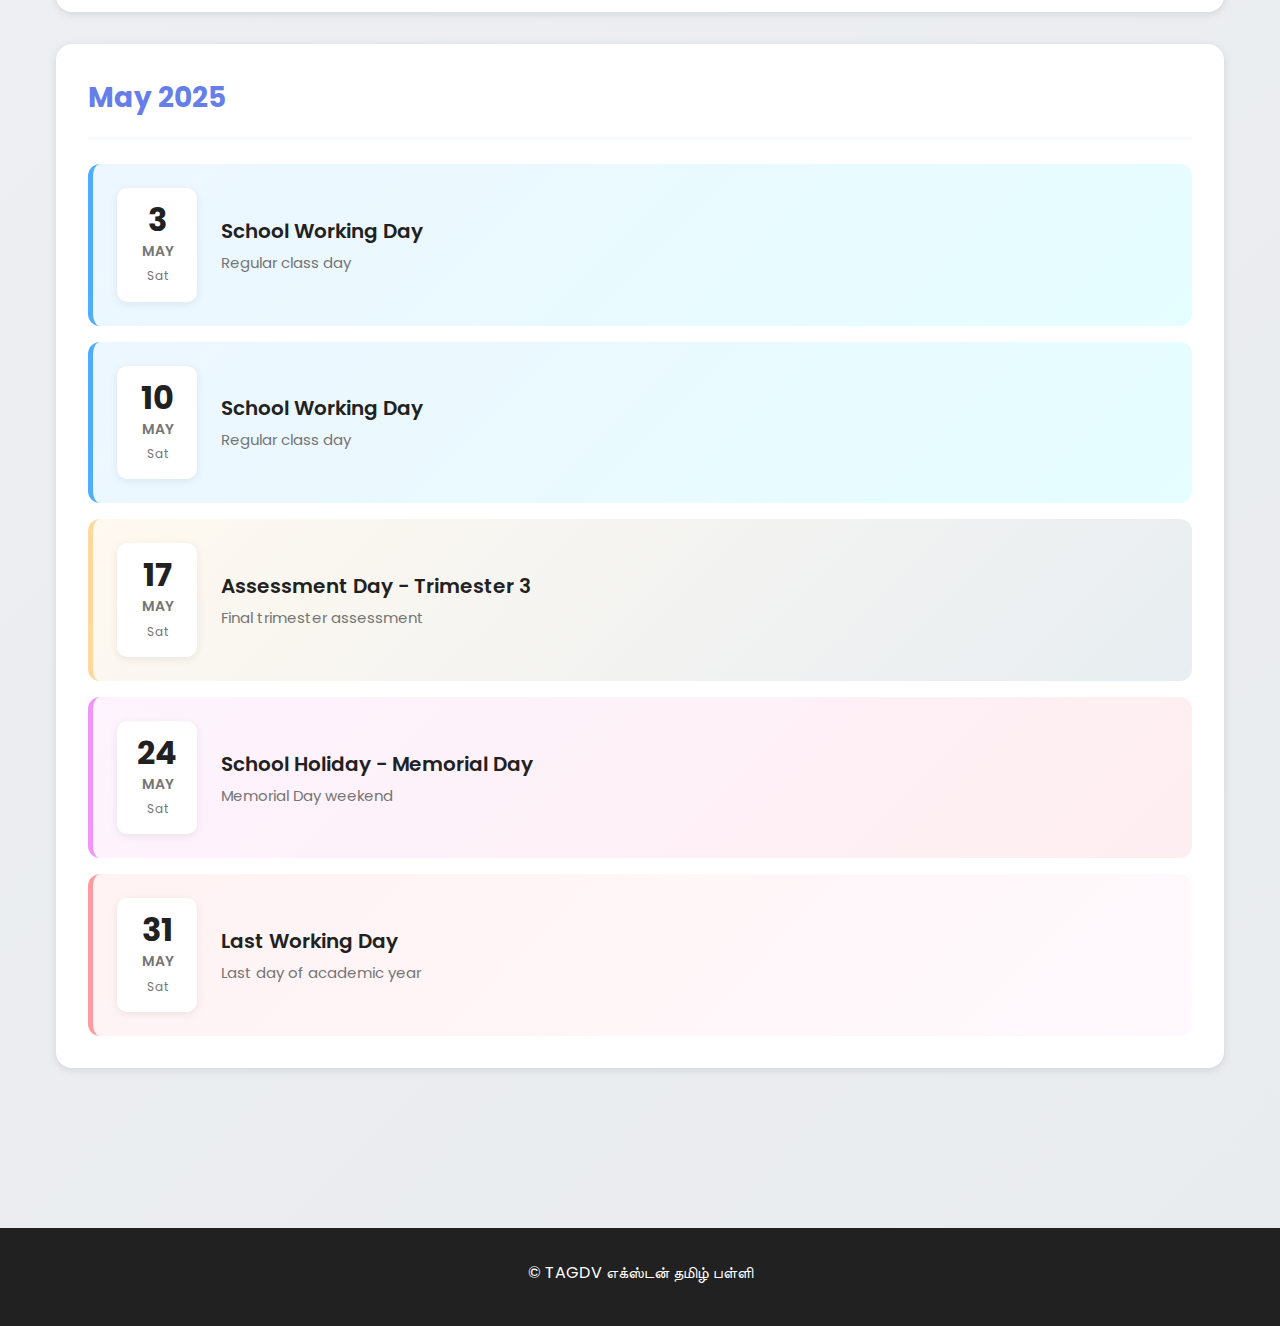
<file: calendar.html>
<!doctype html>
<html lang="en">
  <head>
    <meta charset="UTF-8" />
    <link rel="icon" type="image/png" href="./images/icon.png" />
    <meta name="viewport" content="width=device-width, initial-scale=1.0" />
    <meta name="description" content="Academic Calendar - Exton Tamil Palli school events and important dates" />
    <title>Calendar - எக்ஸ்டன் தமிழ் பள்ளி</title>
    <link rel="preconnect" href="https://fonts.googleapis.com">
    <link rel="preconnect" href="https://fonts.gstatic.com" crossorigin>
    <link href="https://fonts.googleapis.com/css2?family=Poppins:wght@300;400;500;600;700&family=Noto+Sans+Tamil:wght@400;500;600;700&display=swap" rel="stylesheet">
    <link rel="stylesheet" href="./static/style.css" />
    <script src="./static/main.js" defer></script>
</head>
  <body>
    <!-- Header -->
    <header class="header">
      <div class="container">
        <div class="header-content">
          <div class="logo-section">
            <a href="./index.html">
              <img src="./images/etp-logo.png" alt="எக்ஸ்டன் தமிழ் பள்ளி" class="school-logo" width="55" height="55" loading="lazy">
            </a>
          </div>
          <button class="mobile-menu-toggle" aria-label="Toggle menu">
            <span></span>
            <span></span>
            <span></span>
          </button>
          <nav class="main-nav">
            <ul>
              <li><a href="./index.html#home">Home</a></li>
              <li><a href="./registration.html">Registration</a></li>
              <li class="has-dropdown">
                <a href="./index.html#parents">Parents</a>
                <ul class="dropdown">
                  <li><a href="./curriculum.html">Curriculum</a></li>
                  <li><a href="./faq.html">FAQ</a></li>
                  <li><a href="https://forms.office.com/r/JPiuNDsUTw" target="_blank">Leave Form</a></li>
                  <li><a href="./library.html">Library</a></li>
                  <li><a href="./tvaexams.html">TVA Exams</a></li>
                </ul>
              </li>
              <li><a href="./calendar.html" class="active">Calendar</a></li>
              <li><a href="https://forms.office.com/r/ZJF0rVi9As" target="_blank">Feedback/Enquiry</a></li>
              <li class="has-dropdown">
                <a href="./index.html#about">About Us</a>
                <ul class="dropdown" id="team-years-menu">
                  <!-- Years will be loaded dynamically -->
                </ul>
              </li>
              <li><a href="./contactus.html">Contact Us</a></li>
            </ul>
          </nav>
        </div>
      </div>
    </header>

    <!-- Main Content -->
    <main class="main-content calendar-page">
      <div class="container">

        <!-- Calendar Section -->
        <section class="section calendar-section">
          <h1 class="page-title"><span class="emoji-icon">📅</span> Academic Calendar</h1>
          
          <!-- Academic Year -->
          <div class="academic-year-badge" id="academic-year">
            <span class="year-label">Academic Year:</span>
            <span class="year-value" id="year-value">Loading...</span>
          </div>

          <!-- Legend -->
          <div class="calendar-legend">
            <h2 class="section-heading">Event Types</h2>
            <div class="legend-grid">
              <div class="legend-item">
                <span class="legend-color" style="background: linear-gradient(135deg, #667eea 0%, #764ba2 100%);"></span>
                <span class="legend-label">School Opening Day</span>
              </div>
              <div class="legend-item">
                <span class="legend-color" style="background: linear-gradient(135deg, #4facfe 0%, #00f2fe 100%);"></span>
                <span class="legend-label">School Working Day</span>
              </div>
              <div class="legend-item">
                <span class="legend-color" style="background: linear-gradient(135deg, #f093fb 0%, #f5576c 100%);"></span>
                <span class="legend-label">School Holiday</span>
              </div>
              <div class="legend-item">
                <span class="legend-color" style="background: linear-gradient(135deg, #ffd89b 0%, #19547b 100%);"></span>
                <span class="legend-label">Assessment Day</span>
              </div>
              <div class="legend-item">
                <span class="legend-color" style="background: linear-gradient(135deg, #a8edea 0%, #fed6e3 100%);"></span>
                <span class="legend-label">Annual Day</span>
              </div>
              <div class="legend-item">
                <span class="legend-color" style="background: linear-gradient(135deg, #ff9a9e 0%, #fecfef 100%);"></span>
                <span class="legend-label">Last Working Day</span>
              </div>
              <div class="legend-item">
                <span class="legend-color" style="background: linear-gradient(135deg, #ffecd2 0%, #fcb69f 100%);"></span>
                <span class="legend-label">Parent Teacher Conference</span>
              </div>
            </div>
          </div>

          <!-- Calendar Events -->
          <div class="calendar-events" id="calendar-events">
            <!-- Events will be loaded dynamically -->
          </div>

        </section>

      </div>
    </main>

    <!-- Footer -->
    <footer class="footer">
      <div class="container">
        <div class="footer-content">
          <p>© TAGDV எக்ஸ்டன் தமிழ் பள்ளி</p>
        </div>
      </div>
    </footer>
    
    <!-- Built By -->
    <div class="built-by">Designed & Developed by Hanifa Sam</div>
  </body>
</html>
</file>
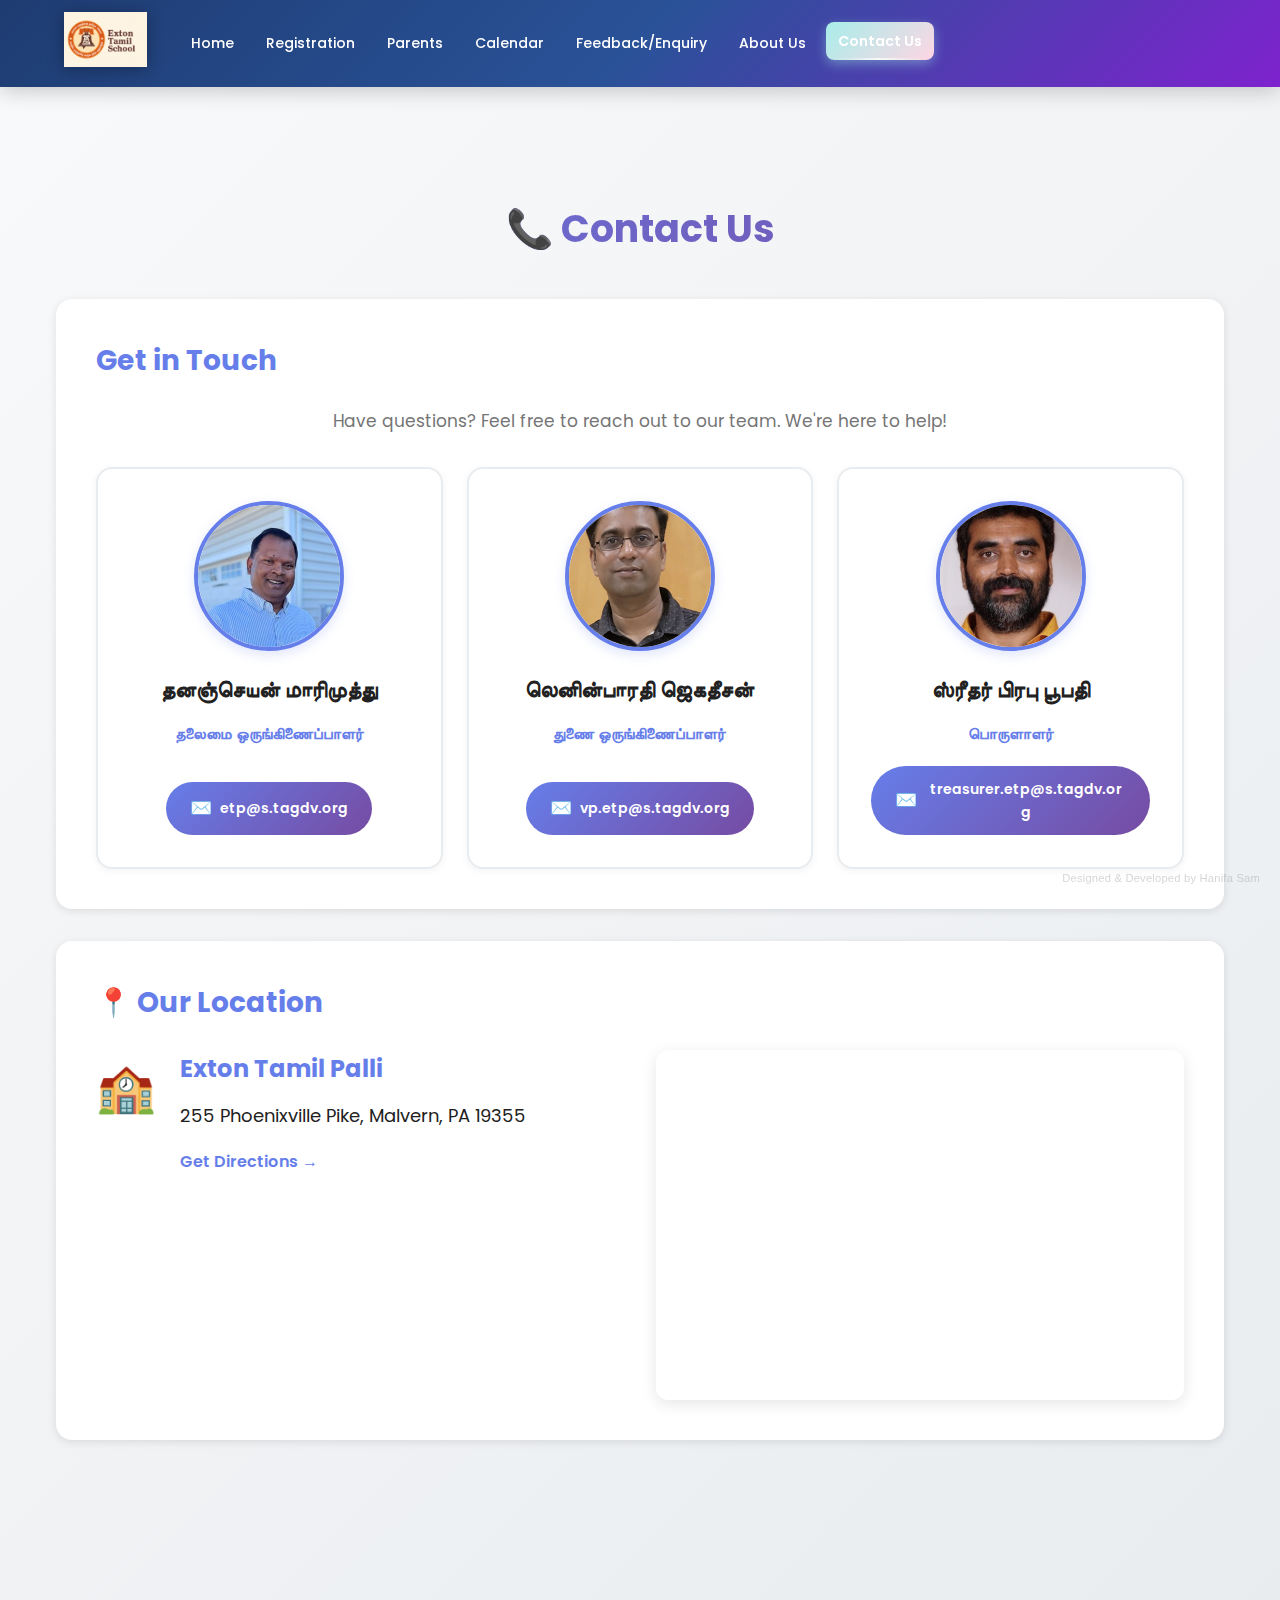
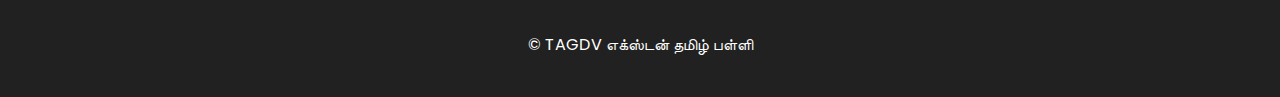
<file: contactus.html>
<!doctype html>
<html lang="en">
  <head>
    <meta charset="UTF-8" />
    <link rel="icon" type="image/png" href="./images/icon.png" />
    <meta name="viewport" content="width=device-width, initial-scale=1.0" />
    <meta name="description" content="Contact Us - Get in touch with Exton Tamil Palli administration" />
    <title>Contact Us - எக்ஸ்டன் தமிழ் பள்ளி</title>
    <link rel="preconnect" href="https://fonts.googleapis.com">
    <link rel="preconnect" href="https://fonts.gstatic.com" crossorigin>
    <link href="https://fonts.googleapis.com/css2?family=Poppins:wght@300;400;500;600;700&family=Noto+Sans+Tamil:wght@400;500;600;700&display=swap" rel="stylesheet">
    <link rel="stylesheet" href="./static/style.css" />
    <script src="./static/main.js" defer></script>
</head>
  <body>
    <!-- Header -->
    <header class="header">
      <div class="container">
        <div class="header-content">
          <div class="logo-section">
            <a href="./index.html">
              <img src="./images/etp-logo.png" alt="எக்ஸ்டன் தமிழ் பள்ளி" class="school-logo" width="55" height="55" loading="lazy">
            </a>
          </div>
          <button class="mobile-menu-toggle" aria-label="Toggle menu">
            <span></span>
            <span></span>
            <span></span>
          </button>
          <nav class="main-nav">
            <ul>
              <li><a href="./index.html#home">Home</a></li>
              <li><a href="./registration.html">Registration</a></li>
              <li class="has-dropdown">
                <a href="./index.html#parents">Parents</a>
                <ul class="dropdown">
                  <li><a href="./curriculum.html">Curriculum</a></li>
                  <li><a href="./faq.html">FAQ</a></li>
                  <li><a href="https://forms.office.com/r/JPiuNDsUTw" target="_blank">Leave Form</a></li>
                  <li><a href="./library.html">Library</a></li>
                  <li><a href="./tvaexams.html">TVA Exams</a></li>
                </ul>
              </li>
              <li><a href="./calendar.html">Calendar</a></li>
              <li><a href="https://forms.office.com/r/ZJF0rVi9As" target="_blank">Feedback/Enquiry</a></li>
              <li class="has-dropdown">
                <a href="./index.html#about">About Us</a>
                <ul class="dropdown" id="team-years-menu">
                  <!-- Years will be loaded dynamically -->
                </ul>
              </li>
              <li><a href="./contactus.html" class="active">Contact Us</a></li>
            </ul>
          </nav>
        </div>
      </div>
    </header>

    <!-- Main Content -->
    <main class="main-content contact-us-page">
      <div class="container">

        <!-- Contact Us Section -->
        <section class="section contact-us-section">
          <h1 class="page-title"><span class="emoji-icon">📞</span> Contact Us</h1>
          
          <!-- Contact Cards -->
          <div class="contact-info-section">
            <h2 class="section-heading">Get in Touch</h2>
            <p class="section-description">Have questions? Feel free to reach out to our team. We're here to help!</p>
            
            <div class="contacts-grid" id="contacts-grid">
              <!-- Contacts will be loaded dynamically -->
            </div>
          </div>

          <!-- Location Section -->
          <div class="location-section">
            <h2 class="section-heading">📍 Our Location</h2>
            <div class="location-content">
              <div class="location-info">
                <div class="location-icon">🏫</div>
                <div class="location-details">
                  <h3>Exton Tamil Palli</h3>
                  <p class="address" id="location-address">Loading...</p>
                  <a href="#" class="directions-link" id="directions-link" target="_blank">
                    Get Directions →
                  </a>
                </div>
              </div>
              
              <div class="location-map" id="contact-map-container">
                <!-- Map will be loaded dynamically -->
              </div>
            </div>
          </div>

        </section>

      </div>
    </main>

    <!-- Footer -->
    <footer class="footer">
      <div class="container">
        <div class="footer-content">
          <p>© TAGDV எக்ஸ்டன் தமிழ் பள்ளி</p>
        </div>
      </div>
    </footer>
    
    <!-- Built By -->
    <div class="built-by">Designed & Developed by Hanifa Sam</div>
  </body>
</html>
</file>
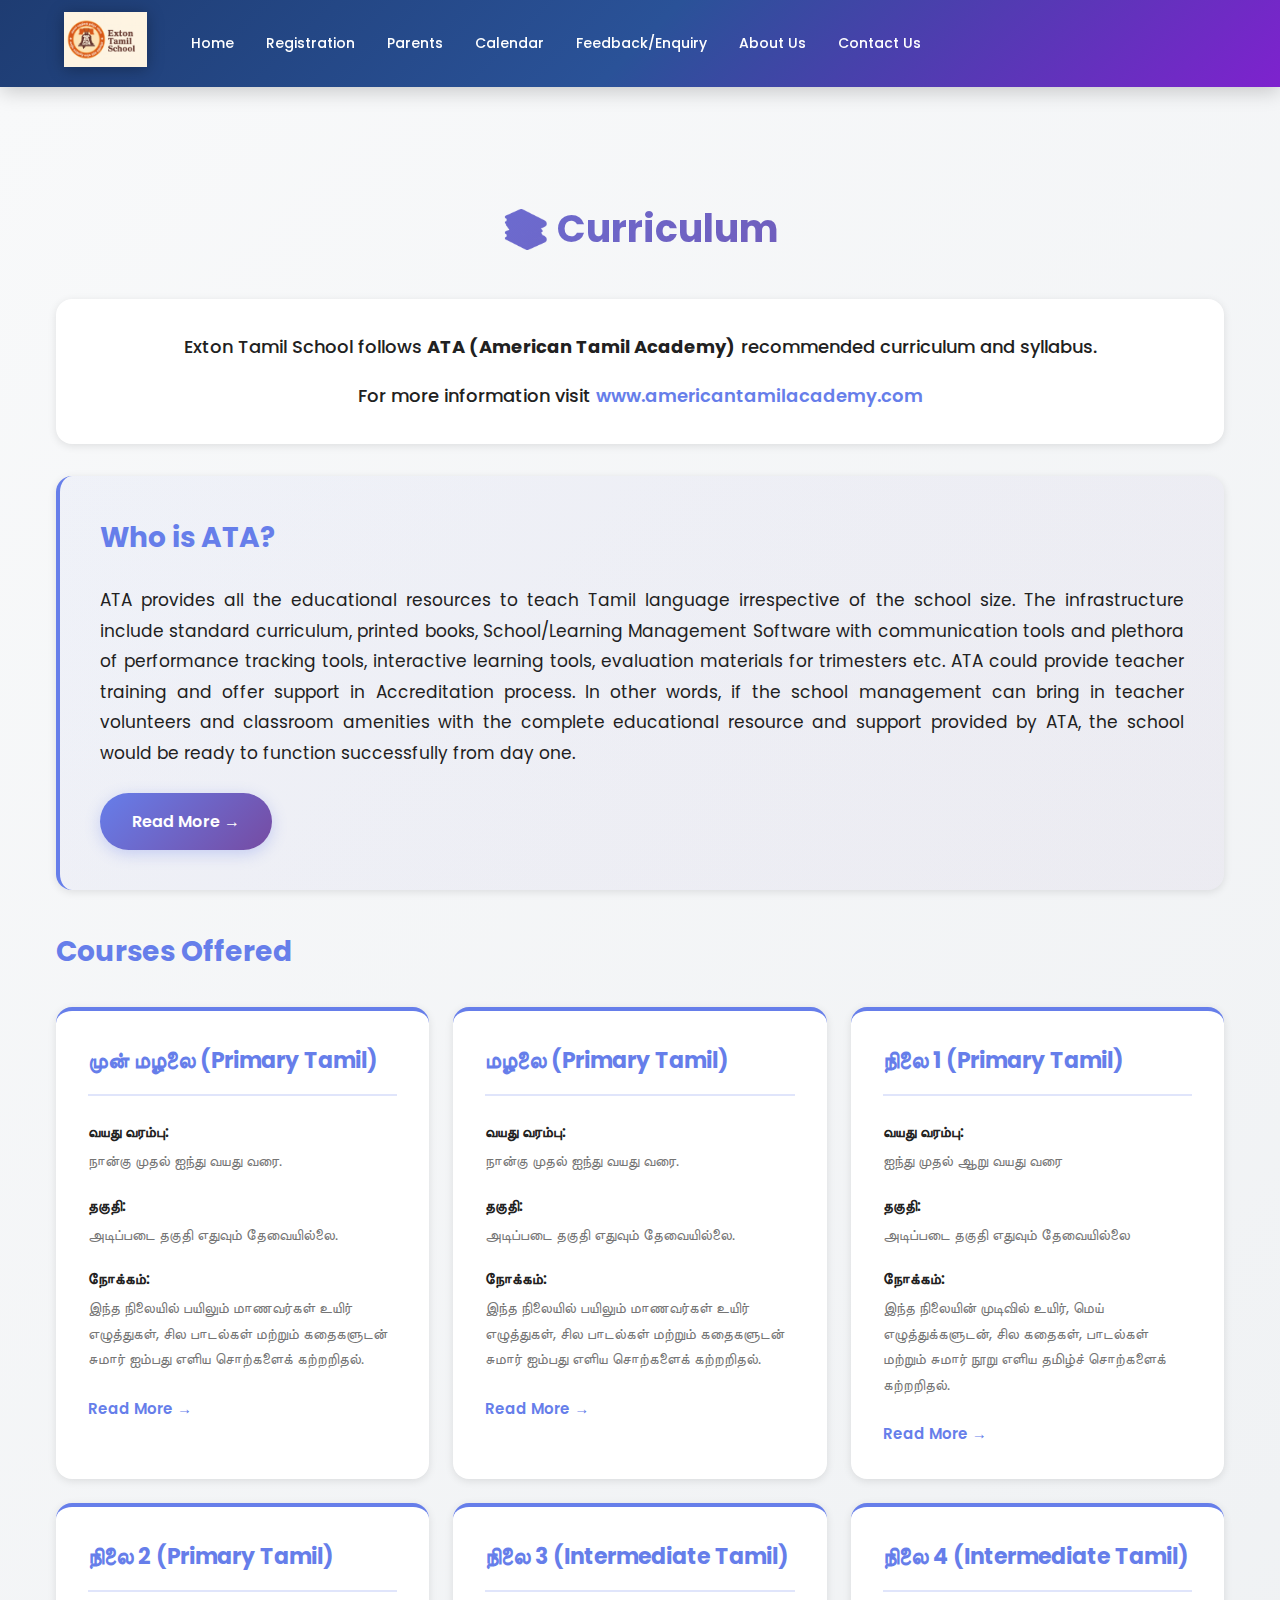
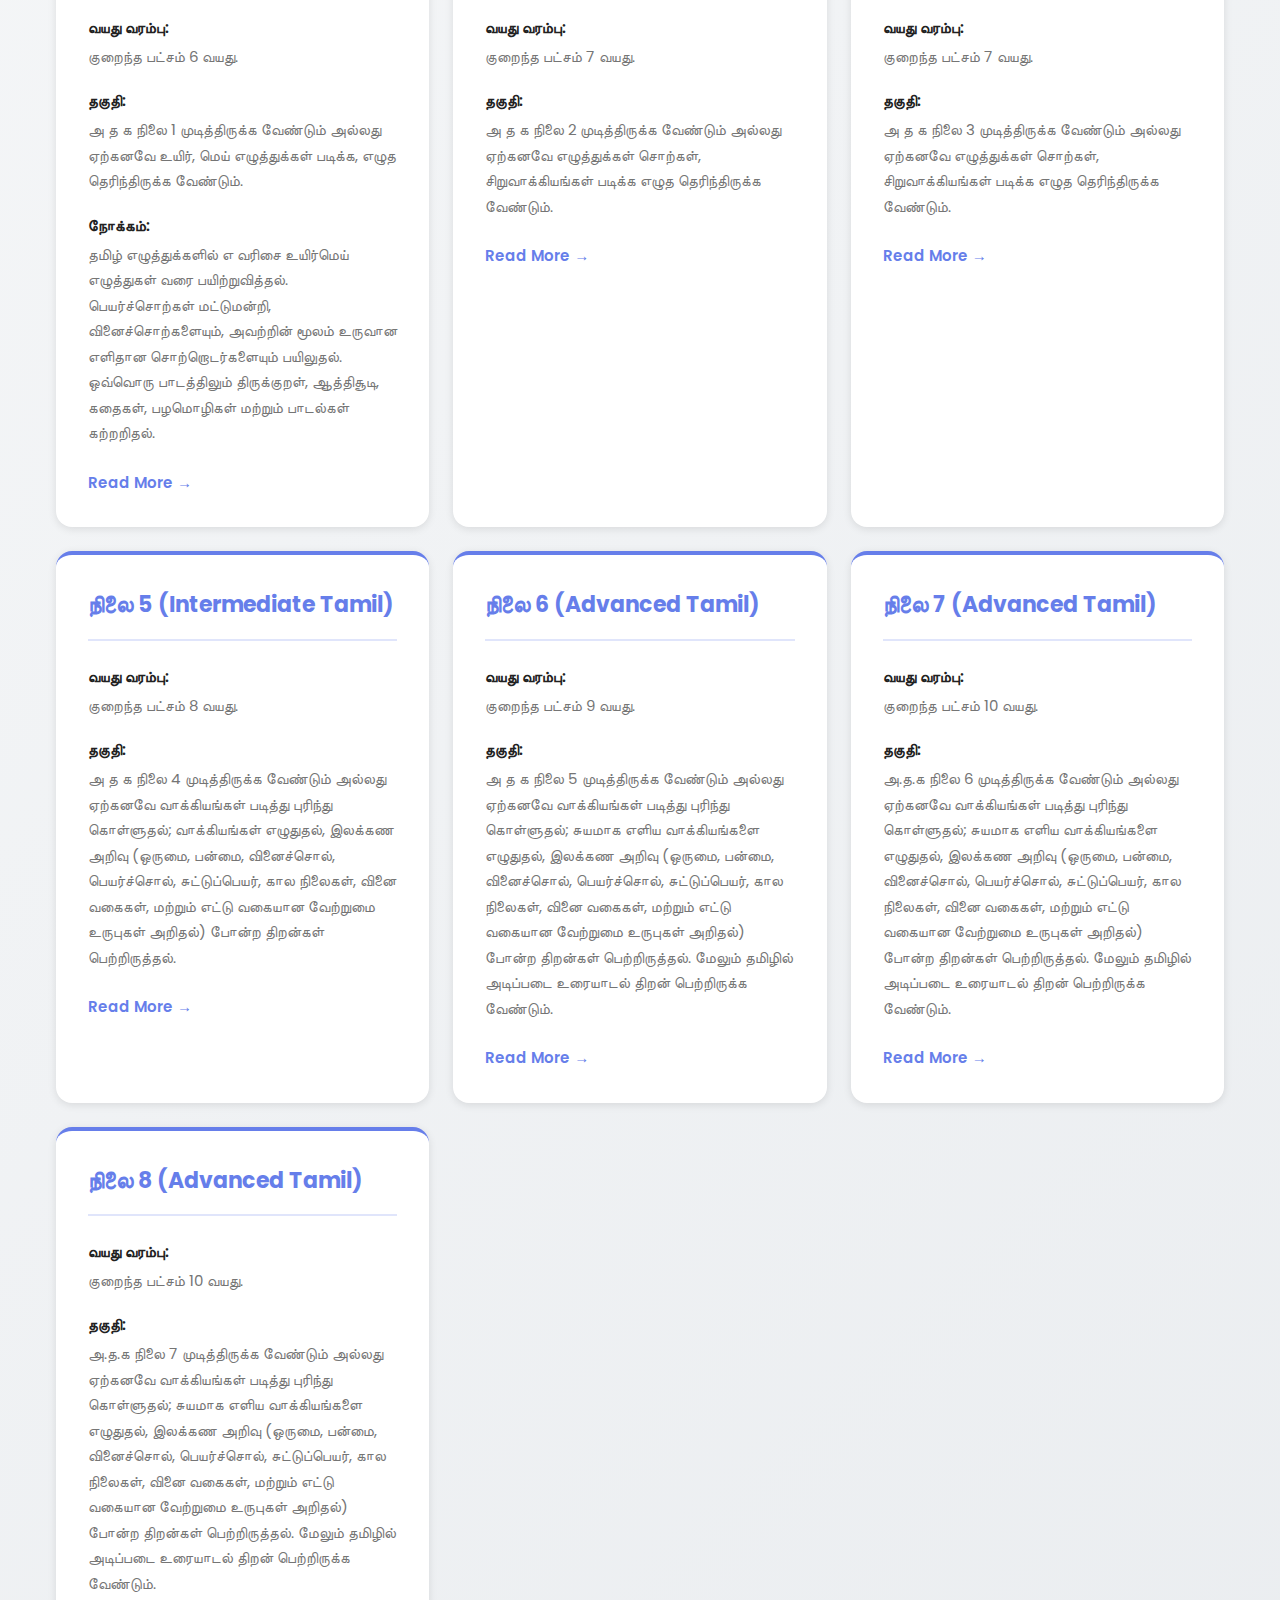
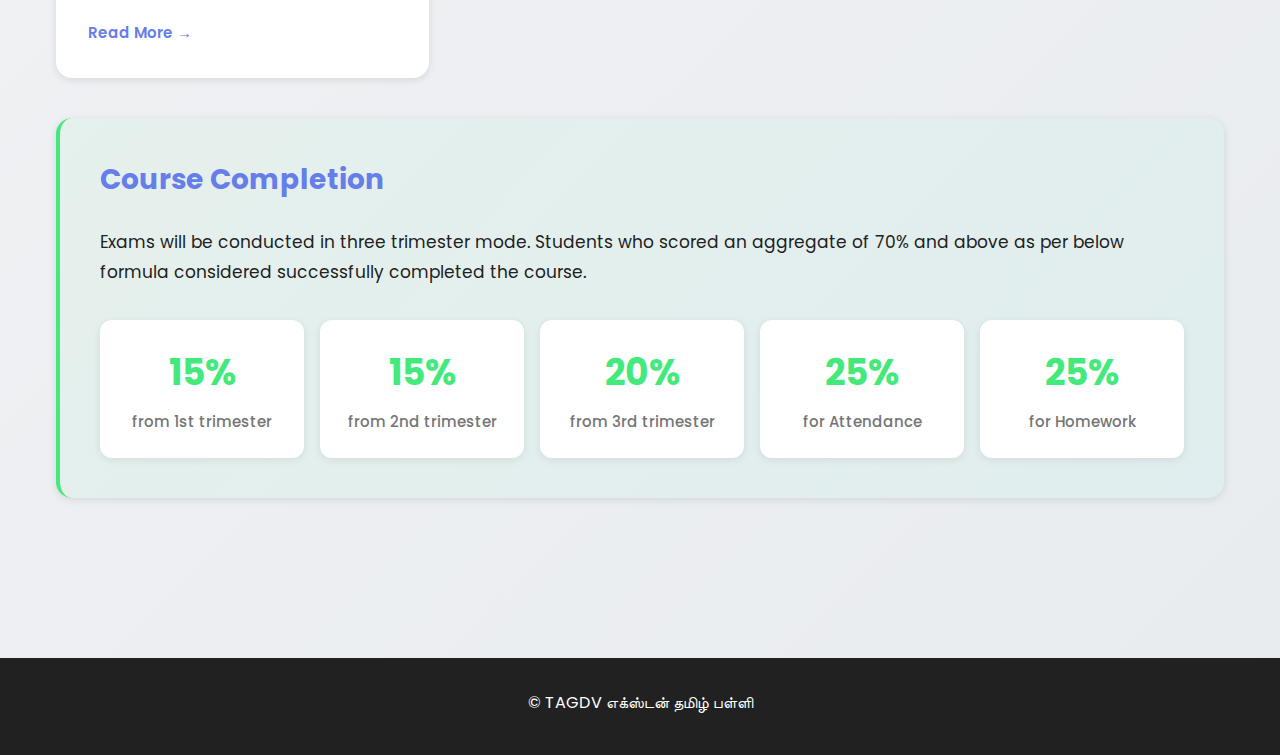
<file: curriculum.html>
<!doctype html>
<html lang="en">
  <head>
    <meta charset="UTF-8" />
    <link rel="icon" type="image/png" href="/images/icon.png" />
    <meta name="viewport" content="width=device-width, initial-scale=1.0" />
    <meta name="description" content="TVA Tamil Curriculum - Structured Tamil language education from preschool to Grade 8" />
    <title>Curriculum - எக்ஸ்டன் தமிழ் பள்ளி</title>
    <link rel="preconnect" href="https://fonts.googleapis.com">
    <link rel="preconnect" href="https://fonts.gstatic.com" crossorigin>
    <link href="https://fonts.googleapis.com/css2?family=Poppins:wght@300;400;500;600;700&family=Noto+Sans+Tamil:wght@400;500;600;700&display=swap" rel="stylesheet">
    <link rel="stylesheet" href="/static/style.css" />
    <script src="/static/main.js" defer></script>
</head>
  <body>
    <!-- Header -->
    <header class="header">
      <div class="container">
        <div class="header-content">
          <div class="logo-section">
            <a href="/index.html">
              <img src="/images/etp-logo.png" alt="எக்ஸ்டன் தமிழ் பள்ளி" class="school-logo" width="55" height="55" loading="lazy">
            </a>
          </div>
          <button class="mobile-menu-toggle" aria-label="Toggle menu">
            <span></span>
            <span></span>
            <span></span>
          </button>
          <nav class="main-nav">
            <ul>
              <li><a href="/index.html#home">Home</a></li>
              <li><a href="/registration.html">Registration</a></li>
              <li class="has-dropdown">
                <a href="/index.html#parents">Parents</a>
                <ul class="dropdown">
                  <li><a href="/curriculum.html" class="active">Curriculum</a></li>
                  <li><a href="/faq.html">FAQ</a></li>
                  <li><a href="https://forms.office.com/r/JPiuNDsUTw" target="_blank">Leave Form</a></li>
                  <li><a href="/library.html">Library</a></li>
                  <li><a href="/tvaexams.html">TVA Exams</a></li>
                </ul>
              </li>
              <li><a href="/calendar.html">Calendar</a></li>
              <li><a href="https://forms.office.com/r/ZJF0rVi9As" target="_blank">Feedback/Enquiry</a></li>
              <li class="has-dropdown">
                <a href="/index.html#about">About Us</a>
                <ul class="dropdown" id="team-years-menu">
                  <!-- Years will be loaded dynamically -->
                </ul>
              </li>
              <li><a href="/contactus.html">Contact Us</a></li>
            </ul>
          </nav>
        </div>
      </div>
    </header>

    <!-- Main Content -->
    <main class="main-content curriculum-page">
      <div class="container">

        <!-- Curriculum Section -->
        <section class="section curriculum-section">
          <h1 class="page-title">📚 Curriculum</h1>
          
          <!-- Introduction -->
          <div class="curriculum-intro">
            <p class="intro-text">
              Exton Tamil School follows <strong>ATA (American Tamil Academy)</strong> recommended curriculum and syllabus.
            </p>
            <p class="intro-text">
              For more information visit <a href="https://www.americantamilacademy.com" target="_blank" rel="noopener noreferrer">www.americantamilacademy.com</a>
            </p>
          </div>

          <!-- Who is ATA -->
          <div class="ata-info-card">
            <h2 class="section-heading">Who is ATA?</h2>
            <p class="ata-description">
              ATA provides all the educational resources to teach Tamil language irrespective of the school size. The infrastructure include standard curriculum, printed books, School/Learning Management Software with communication tools and plethora of performance tracking tools, interactive learning tools, evaluation materials for trimesters etc. ATA could provide teacher training and offer support in Accreditation process. In other words, if the school management can bring in teacher volunteers and classroom amenities with the complete educational resource and support provided by ATA, the school would be ready to function successfully from day one.
            </p>
            <a href="https://www.americantamilacademy.com" target="_blank" rel="noopener noreferrer" class="read-more-btn">Read More →</a>
          </div>

          <!-- Courses Offered -->
          <div class="courses-section">
            <h2 class="section-heading">Courses Offered</h2>
            
            <div class="courses-grid">
              
              <!-- Course 1 -->
              <div class="course-card">
                <h3 class="course-title">முன் மழலை (Primary Tamil)</h3>
                <div class="course-details">
                  <div class="course-item">
                    <strong>வயது வரம்பு:</strong>
                    <p>நான்கு முதல் ஐந்து வயது வரை.</p>
                  </div>
                  <div class="course-item">
                    <strong>தகுதி:</strong>
                    <p>அடிப்படை தகுதி எதுவும் தேவையில்லை.</p>
                  </div>
                  <div class="course-item">
                    <strong>நோக்கம்:</strong>
                    <p>இந்த நிலையில் பயிலும் மாணவர்கள் உயிர் எழுத்துகள், சில பாடல்கள் மற்றும் கதைகளுடன் சுமார் ஐம்பது எளிய சொற்களைக் கற்றறிதல்.</p>
                  </div>
                </div>
                <a href="https://www.americantamilacademy.org/?avada_portfolio=%e0%ae%ae%e0%af%81%e0%ae%a9%e0%af%8d-%e0%ae%ae%e0%ae%b4%e0%ae%b2%e0%af%88" target="_blank" rel="noopener noreferrer" class="course-link">Read More →</a>
              </div>

              <!-- Course 2 -->
              <div class="course-card">
                <h3 class="course-title">மழலை (Primary Tamil)</h3>
                <div class="course-details">
                  <div class="course-item">
                    <strong>வயது வரம்பு:</strong>
                    <p>நான்கு முதல் ஐந்து வயது வரை.</p>
                  </div>
                  <div class="course-item">
                    <strong>தகுதி:</strong>
                    <p>அடிப்படை தகுதி எதுவும் தேவையில்லை.</p>
                  </div>
                  <div class="course-item">
                    <strong>நோக்கம்:</strong>
                    <p>இந்த நிலையில் பயிலும் மாணவர்கள் உயிர் எழுத்துகள், சில பாடல்கள் மற்றும் கதைகளுடன் சுமார் ஐம்பது எளிய சொற்களைக் கற்றறிதல்.</p>
                  </div>
                </div>
                <a href="https://www.americantamilacademy.org/?avada_portfolio=physics" target="_blank" rel="noopener noreferrer" class="course-link">Read More →</a>
              </div>

              <!-- Course 3 -->
              <div class="course-card">
                <h3 class="course-title">நிலை 1 (Primary Tamil)</h3>
                <div class="course-details">
                  <div class="course-item">
                    <strong>வயது வரம்பு:</strong>
                    <p>ஐந்து முதல் ஆறு வயது வரை</p>
                  </div>
                  <div class="course-item">
                    <strong>தகுதி:</strong>
                    <p>அடிப்படை தகுதி எதுவும் தேவையில்லை</p>
                  </div>
                  <div class="course-item">
                    <strong>நோக்கம்:</strong>
                    <p>இந்த நிலையின் முடிவில் உயிர், மெய் எழுத்துக்களுடன், சில கதைகள், பாடல்கள் மற்றும் சுமார் நூறு எளிய தமிழ்ச் சொற்களைக் கற்றறிதல்.</p>
                  </div>
                </div>
                <a href="https://www.americantamilacademy.org/?avada_portfolio=music" target="_blank" rel="noopener noreferrer" class="course-link">Read More →</a>
              </div>

              <!-- Course 4 -->
              <div class="course-card">
                <h3 class="course-title">நிலை 2 (Primary Tamil)</h3>
                <div class="course-details">
                  <div class="course-item">
                    <strong>வயது வரம்பு:</strong>
                    <p>குறைந்த பட்சம் 6 வயது.</p>
                  </div>
                  <div class="course-item">
                    <strong>தகுதி:</strong>
                    <p>அ த க நிலை 1 முடித்திருக்க வேண்டும் அல்லது ஏற்கனவே உயிர், மெய் எழுத்துக்கள் படிக்க, எழுத தெரிந்திருக்க வேண்டும்.</p>
                  </div>
                  <div class="course-item">
                    <strong>நோக்கம்:</strong>
                    <p>தமிழ் எழுத்துக்களில் எ வரிசை உயிர்மெய் எழுத்துகள் வரை பயிற்றுவித்தல். பெயர்ச்சொற்கள் மட்டுமன்றி, வினைச்சொற்களையும், அவற்றின் மூலம் உருவான எளிதான சொற்றொடர்களையும் பயிலுதல். ஒவ்வொரு பாடத்திலும் திருக்குறள், ஆத்திசூடி, கதைகள், பழமொழிகள் மற்றும் பாடல்கள் கற்றறிதல்.</p>
                  </div>
                </div>
                <a href="https://www.americantamilacademy.org/?avada_portfolio=graphic-design" target="_blank" rel="noopener noreferrer" class="course-link">Read More →</a>
              </div>

              <!-- Course 5 -->
              <div class="course-card">
                <h3 class="course-title">நிலை 3 (Intermediate Tamil)</h3>
                <div class="course-details">
                  <div class="course-item">
                    <strong>வயது வரம்பு:</strong>
                    <p>குறைந்த பட்சம் 7 வயது.</p>
                  </div>
                  <div class="course-item">
                    <strong>தகுதி:</strong>
                    <p>அ த க நிலை 2 முடித்திருக்க வேண்டும் அல்லது ஏற்கனவே எழுத்துக்கள் சொற்கள், சிறுவாக்கியங்கள் படிக்க எழுத தெரிந்திருக்க வேண்டும்.</p>
                  </div>
                </div>
                <a href="https://www.americantamilacademy.org/?avada_portfolio=economics" target="_blank" rel="noopener noreferrer" class="course-link">Read More →</a>
              </div>

              <!-- Course 6 -->
              <div class="course-card">
                <h3 class="course-title">நிலை 4 (Intermediate Tamil)</h3>
                <div class="course-details">
                  <div class="course-item">
                    <strong>வயது வரம்பு:</strong>
                    <p>குறைந்த பட்சம் 7 வயது.</p>
                  </div>
                  <div class="course-item">
                    <strong>தகுதி:</strong>
                    <p>அ த க நிலை 3 முடித்திருக்க வேண்டும் அல்லது ஏற்கனவே எழுத்துக்கள் சொற்கள், சிறுவாக்கியங்கள் படிக்க எழுத தெரிந்திருக்க வேண்டும்.</p>
                  </div>
                </div>
                <a href="https://www.americantamilacademy.org/?avada_portfolio=%e0%ae%a8%e0%ae%bf%e0%ae%b2%e0%af%88-4" target="_blank" rel="noopener noreferrer" class="course-link">Read More →</a>
              </div>

              <!-- Course 7 -->
              <div class="course-card">
                <h3 class="course-title">நிலை 5 (Intermediate Tamil)</h3>
                <div class="course-details">
                  <div class="course-item">
                    <strong>வயது வரம்பு:</strong>
                    <p>குறைந்த பட்சம் 8 வயது.</p>
                  </div>
                  <div class="course-item">
                    <strong>தகுதி:</strong>
                    <p>அ த க நிலை 4 முடித்திருக்க வேண்டும் அல்லது ஏற்கனவே வாக்கியங்கள் படித்து புரிந்து கொள்ளுதல்; வாக்கியங்கள் எழுதுதல், இலக்கண அறிவு (ஒருமை, பன்மை, வினைச்சொல், பெயர்ச்சொல், சுட்டுப்பெயர், கால நிலைகள், வினை வகைகள், மற்றும் எட்டு வகையான வேற்றுமை உருபுகள் அறிதல்) போன்ற திறன்கள் பெற்றிருத்தல்.</p>
                  </div>
                </div>
                <a href="https://www.americantamilacademy.org/?avada_portfolio=%e0%ae%a8%e0%ae%bf%e0%ae%b2%e0%af%88-5" target="_blank" rel="noopener noreferrer" class="course-link">Read More →</a>
              </div>

              <!-- Course 8 -->
              <div class="course-card">
                <h3 class="course-title">நிலை 6 (Advanced Tamil)</h3>
                <div class="course-details">
                  <div class="course-item">
                    <strong>வயது வரம்பு:</strong>
                    <p>குறைந்த பட்சம் 9 வயது.</p>
                  </div>
                  <div class="course-item">
                    <strong>தகுதி:</strong>
                    <p>அ த க நிலை 5 முடித்திருக்க வேண்டும் அல்லது ஏற்கனவே வாக்கியங்கள் படித்து புரிந்து கொள்ளுதல்; சுயமாக எளிய வாக்கியங்களை எழுதுதல், இலக்கண அறிவு (ஒருமை, பன்மை, வினைச்சொல், பெயர்ச்சொல், சுட்டுப்பெயர், கால நிலைகள், வினை வகைகள், மற்றும் எட்டு வகையான வேற்றுமை உருபுகள் அறிதல்) போன்ற திறன்கள் பெற்றிருத்தல். மேலும் தமிழில் அடிப்படை உரையாடல் திறன் பெற்றிருக்க வேண்டும்.</p>
                  </div>
                </div>
                <a href="https://www.americantamilacademy.org/?avada_portfolio=%e0%ae%a8%e0%ae%bf%e0%ae%b2%e0%af%88-6" target="_blank" rel="noopener noreferrer" class="course-link">Read More →</a>
              </div>

              <!-- Course 9 -->
              <div class="course-card">
                <h3 class="course-title">நிலை 7 (Advanced Tamil)</h3>
                <div class="course-details">
                  <div class="course-item">
                    <strong>வயது வரம்பு:</strong>
                    <p>குறைந்த பட்சம் 10 வயது.</p>
                  </div>
                  <div class="course-item">
                    <strong>தகுதி:</strong>
                    <p>அ.த.க நிலை 6 முடித்திருக்க வேண்டும் அல்லது ஏற்கனவே வாக்கியங்கள் படித்து புரிந்து கொள்ளுதல்; சுயமாக எளிய வாக்கியங்களை எழுதுதல், இலக்கண அறிவு (ஒருமை, பன்மை, வினைச்சொல், பெயர்ச்சொல், சுட்டுப்பெயர், கால நிலைகள், வினை வகைகள், மற்றும் எட்டு வகையான வேற்றுமை உருபுகள் அறிதல்) போன்ற திறன்கள் பெற்றிருத்தல். மேலும் தமிழில் அடிப்படை உரையாடல் திறன் பெற்றிருக்க வேண்டும்.</p>
                  </div>
                </div>
                <a href="https://www.americantamilacademy.org/?avada_portfolio=%e0%ae%a8%e0%ae%bf%e0%ae%b2%e0%af%88-7" target="_blank" rel="noopener noreferrer" class="course-link">Read More →</a>
              </div>

              <!-- Course 10 -->
              <div class="course-card">
                <h3 class="course-title">நிலை 8 (Advanced Tamil)</h3>
                <div class="course-details">
                  <div class="course-item">
                    <strong>வயது வரம்பு:</strong>
                    <p>குறைந்த பட்சம் 10 வயது.</p>
                  </div>
                  <div class="course-item">
                    <strong>தகுதி:</strong>
                    <p>அ.த.க நிலை 7 முடித்திருக்க வேண்டும் அல்லது ஏற்கனவே வாக்கியங்கள் படித்து புரிந்து கொள்ளுதல்; சுயமாக எளிய வாக்கியங்களை எழுதுதல், இலக்கண அறிவு (ஒருமை, பன்மை, வினைச்சொல், பெயர்ச்சொல், சுட்டுப்பெயர், கால நிலைகள், வினை வகைகள், மற்றும் எட்டு வகையான வேற்றுமை உருபுகள் அறிதல்) போன்ற திறன்கள் பெற்றிருத்தல். மேலும் தமிழில் அடிப்படை உரையாடல் திறன் பெற்றிருக்க வேண்டும்.</p>
                  </div>
                </div>
                <a href="https://www.americantamilacademy.org/?avada_portfolio=%e0%ae%a8%e0%ae%bf%e0%ae%b2%e0%af%88-8" target="_blank" rel="noopener noreferrer" class="course-link">Read More →</a>
              </div>

            </div>
          </div>

          <!-- Course Completion -->
          <div class="completion-card">
            <h2 class="section-heading">Course Completion</h2>
            <p class="completion-intro">
              Exams will be conducted in three trimester mode. Students who scored an aggregate of 70% and above as per below formula considered successfully completed the course.
            </p>
            <div class="completion-breakdown">
              <div class="completion-item">
                <span class="percentage">15%</span>
                <span class="description">from 1st trimester</span>
              </div>
              <div class="completion-item">
                <span class="percentage">15%</span>
                <span class="description">from 2nd trimester</span>
              </div>
              <div class="completion-item">
                <span class="percentage">20%</span>
                <span class="description">from 3rd trimester</span>
              </div>
              <div class="completion-item">
                <span class="percentage">25%</span>
                <span class="description">for Attendance</span>
              </div>
              <div class="completion-item">
                <span class="percentage">25%</span>
                <span class="description">for Homework</span>
              </div>
            </div>
          </div>

        </section>

      </div>
    </main>

    <!-- Footer -->
    <footer class="footer">
      <div class="container">
        <div class="footer-content">
          <p>© TAGDV எக்ஸ்டன் தமிழ் பள்ளி</p>
        </div>
      </div>
    </footer>
  </body>
</html>
</file>
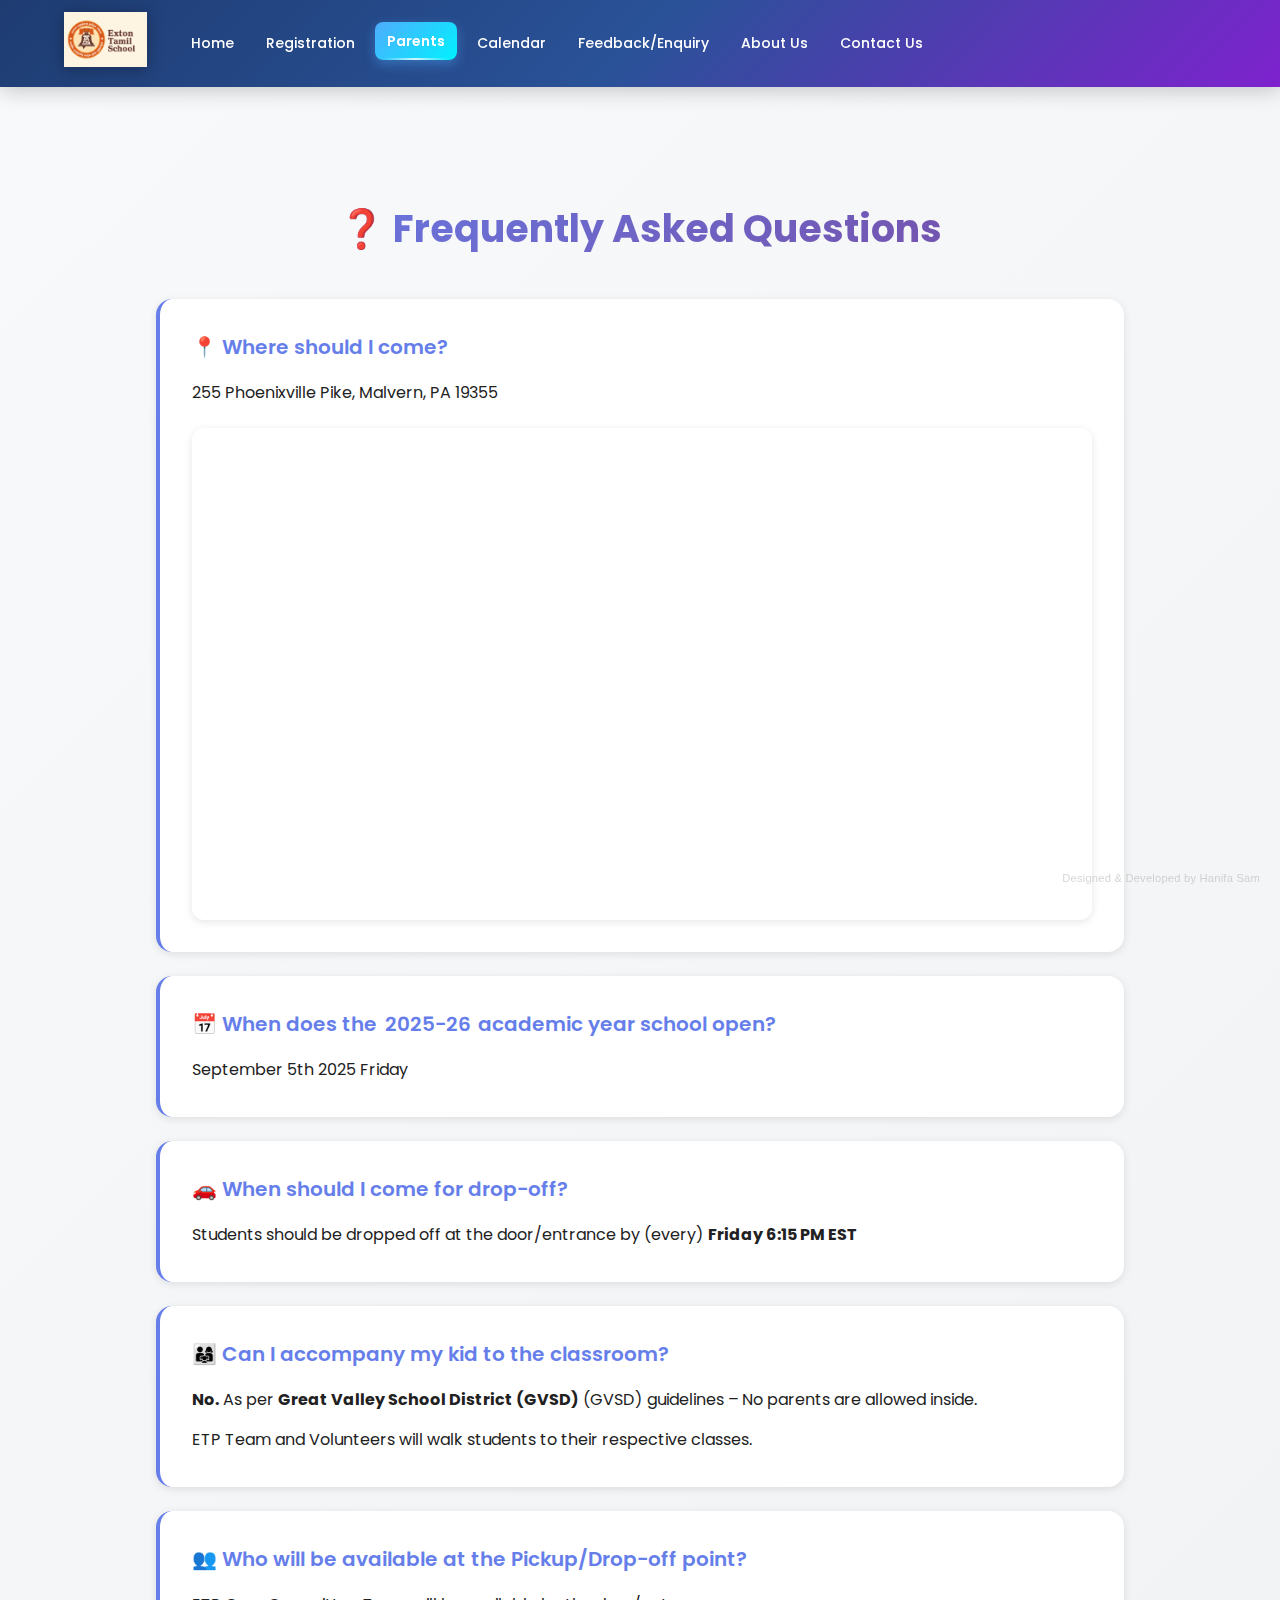
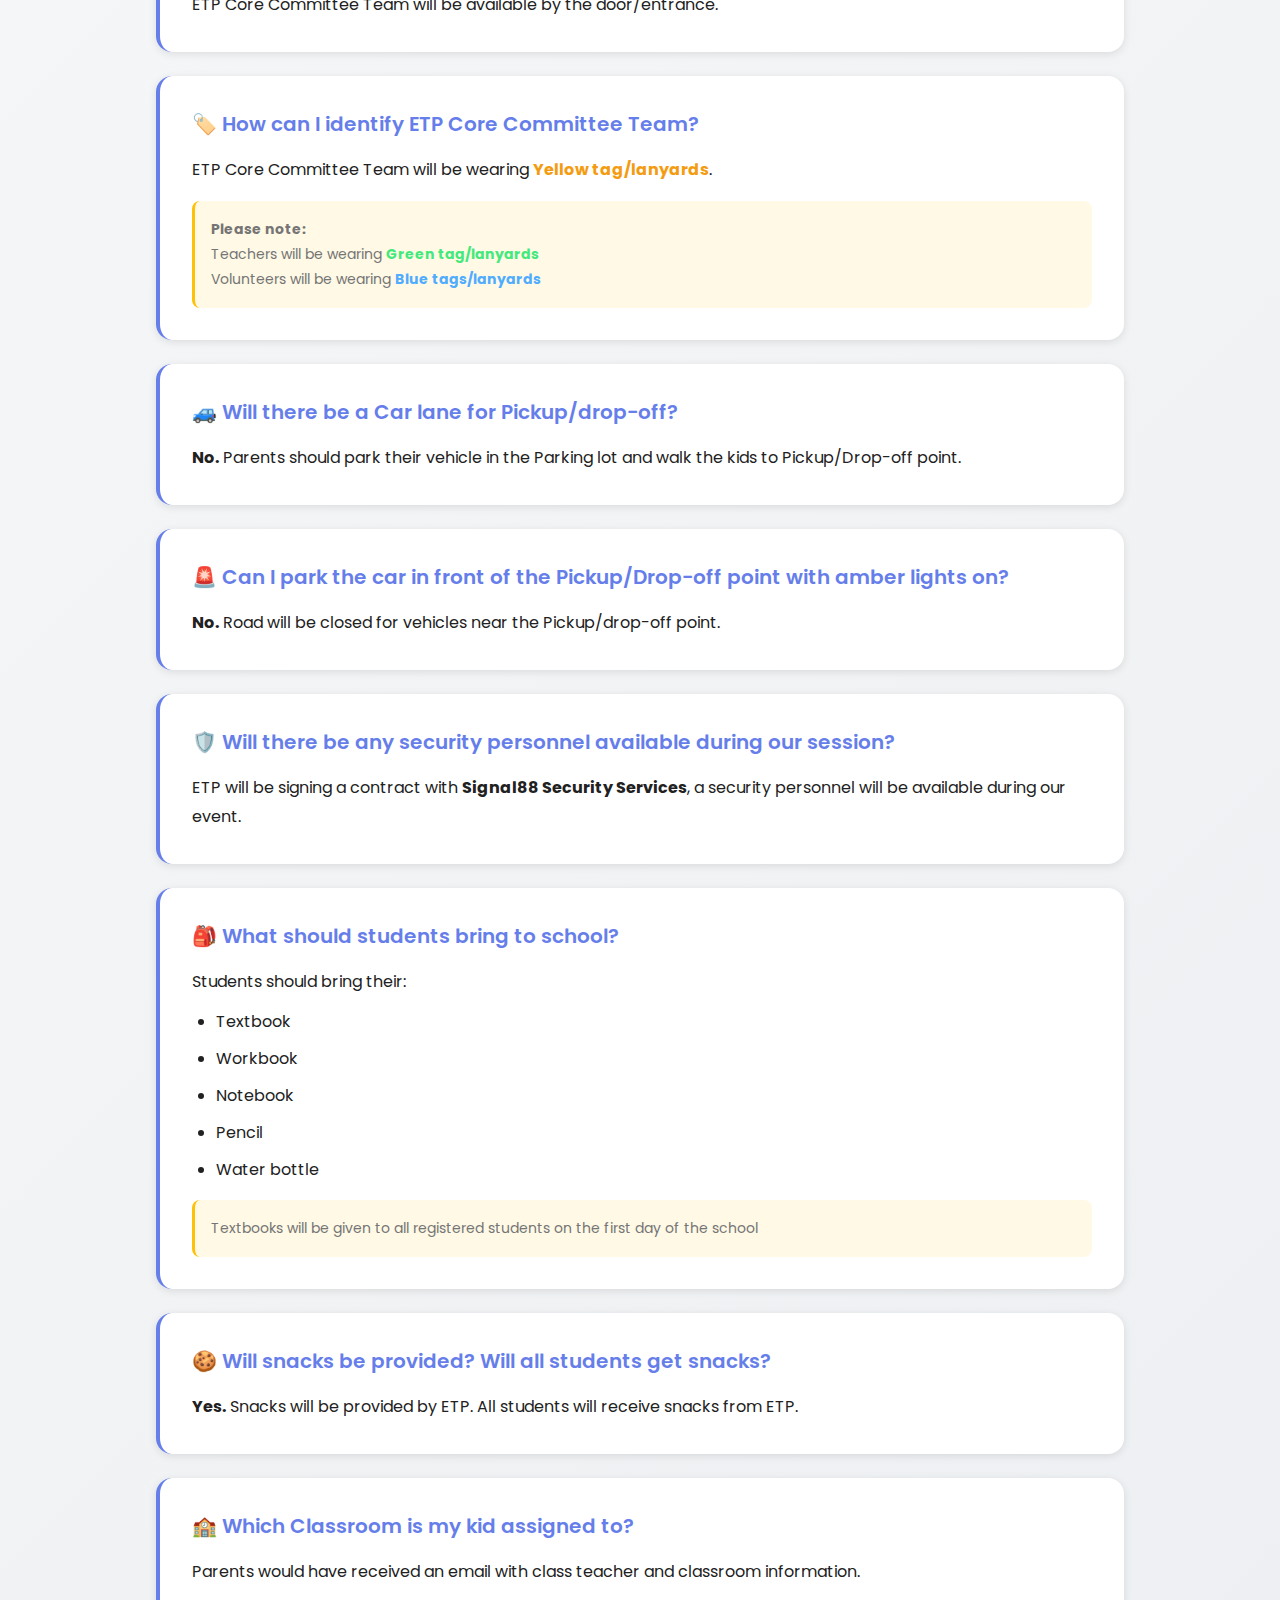
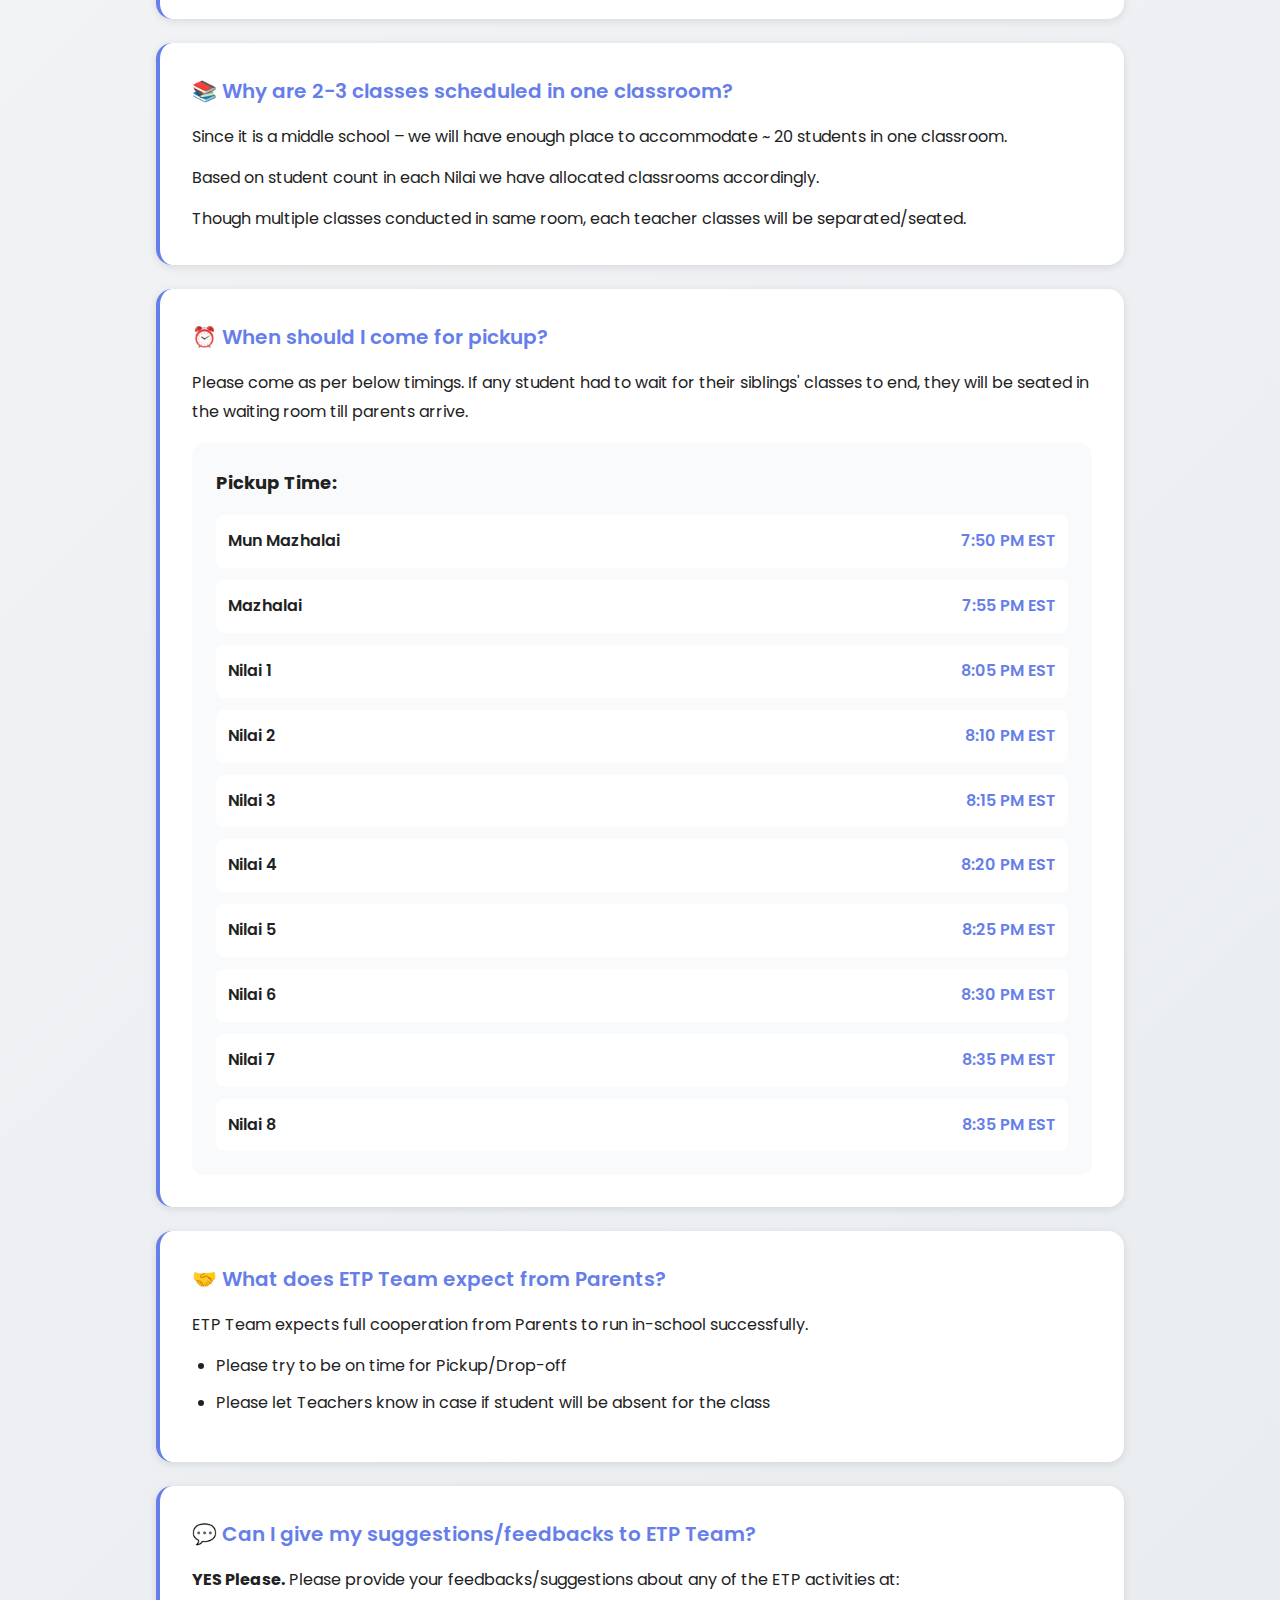
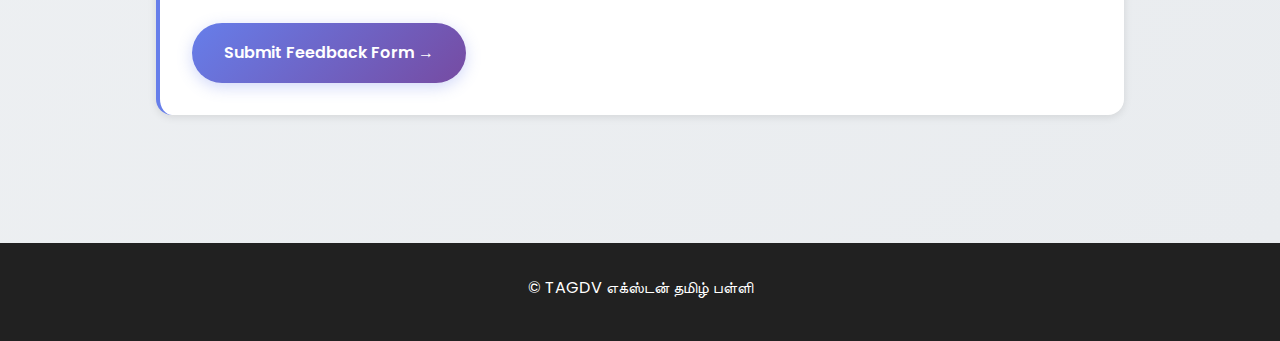
<file: faq.html>
<!doctype html>
<html lang="en">
  <head>
    <meta charset="UTF-8" />
    <link rel="icon" type="image/png" href="./images/icon.png" />
    <meta name="viewport" content="width=device-width, initial-scale=1.0" />
    <meta name="description" content="Frequently Asked Questions - Exton Tamil Palli school information and policies" />
    <title>FAQ - எக்ஸ்டன் தமிழ் பள்ளி</title>
    <link rel="preconnect" href="https://fonts.googleapis.com">
    <link rel="preconnect" href="https://fonts.gstatic.com" crossorigin>
    <link href="https://fonts.googleapis.com/css2?family=Poppins:wght@300;400;500;600;700&family=Noto+Sans+Tamil:wght@400;500;600;700&display=swap" rel="stylesheet">
    <link rel="stylesheet" href="./static/style.css" />
    <script src="./static/main.js" defer></script>
</head>
  <body>
    <!-- Header -->
    <header class="header">
      <div class="container">
        <div class="header-content">
          <div class="logo-section">
            <a href="./index.html">
              <img src="./images/etp-logo.png" alt="எக்ஸ்டன் தமிழ் பள்ளி" class="school-logo" width="55" height="55" loading="lazy">
            </a>
          </div>
          <button class="mobile-menu-toggle" aria-label="Toggle menu">
            <span></span>
            <span></span>
            <span></span>
          </button>
          <nav class="main-nav">
            <ul>
              <li><a href="./index.html#home">Home</a></li>
              <li><a href="./registration.html">Registration</a></li>
              <li class="has-dropdown">
                <a href="./index.html#parents">Parents</a>
                <ul class="dropdown">
                  <li><a href="./curriculum.html">Curriculum</a></li>
                  <li><a href="./faq.html" class="active">FAQ</a></li>
                  <li><a href="https://forms.office.com/r/JPiuNDsUTw" target="_blank">Leave Form</a></li>
                  <li><a href="./library.html">Library</a></li>
                  <li><a href="./tvaexams.html">TVA Exams</a></li>
                </ul>
              </li>
              <li><a href="./calendar.html">Calendar</a></li>
              <li><a href="https://forms.office.com/r/ZJF0rVi9As" target="_blank">Feedback/Enquiry</a></li>
              <li class="has-dropdown">
                <a href="./index.html#about">About Us</a>
                <ul class="dropdown" id="team-years-menu">
                  <!-- Years will be loaded dynamically -->
                </ul>
              </li>
              <li><a href="./contactus.html">Contact Us</a></li>
            </ul>
          </nav>
        </div>
      </div>
    </header>

    <!-- Main Content -->
    <main class="main-content faq-page">
      <div class="container">

        <!-- FAQ Section -->
        <section class="section faq-section">
          <h1 class="page-title"><span class="emoji-icon">❓</span> Frequently Asked Questions</h1>
          
          <!-- Location FAQ -->
          <div class="faq-item">
            <h3 class="faq-question">📍 Where should I come?</h3>
            <div class="faq-answer">
              <p id="faq-location">Loading location...</p>
              <div class="map-container" style="margin-top: 20px;">
                <iframe 
                  src="https://www.google.com/maps/embed?pb=!1m18!1m12!1m3!1d3058.8844453698543!2d-75.5623!3d40.0357!2m3!1f0!2f0!3f0!3m2!1i1024!2i768!4f13.1!3m3!1m2!1s0x89c6934c2c5b9c1b%3A0x6e4c5b1c8a6c5b1c!2s255%20Phoenixville%20Pike%2C%20Malvern%2C%20PA%2019355!5e0!3m2!1sen!2sus!4v1620000000000!5m2!1sen!2sus"
                  width="100%"
                  height="350"
                  style="border:0;"
                  allowfullscreen=""
                  loading="lazy"
                  referrerpolicy="no-referrer-when-downgrade">
                </iframe>
              </div>
            </div>
          </div>

          <!-- Academic Year FAQ -->
          <div class="faq-item">
            <h3 class="faq-question">📅 When does the <span id="faq-academic-year"></span> academic year school open?</h3>
            <div class="faq-answer">
              <p id="school-opens-date">Loading date...</p>
            </div>
          </div>

          <!-- Drop-off Time FAQ -->
          <div class="faq-item">
            <h3 class="faq-question">🚗 When should I come for drop-off?</h3>
            <div class="faq-answer">
              <p>Students should be dropped off at the door/entrance by (every) <strong><span id="dropoff-day">Friday</span> <span id="dropoff-time">6:15 PM EST</span></strong></p>
            </div>
          </div>

          <!-- Accompany to Classroom FAQ -->
          <div class="faq-item">
            <h3 class="faq-question">👨‍👩‍👧 Can I accompany my kid to the classroom?</h3>
            <div class="faq-answer">
              <p><strong>No.</strong> As per <strong id="school-district">Great Valley School District</strong> (GVSD) guidelines – No parents are allowed inside.</p>
              <p>ETP Team and Volunteers will walk students to their respective classes.</p>
            </div>
          </div>

          <!-- Who at Pickup/Drop-off FAQ -->
          <div class="faq-item">
            <h3 class="faq-question">👥 Who will be available at the Pickup/Drop-off point?</h3>
            <div class="faq-answer">
              <p>ETP Core Committee Team will be available by the door/entrance.</p>
            </div>
          </div>

          <!-- Identify Team FAQ -->
          <div class="faq-item">
            <h3 class="faq-question">🏷️ How can I identify ETP Core Committee Team?</h3>
            <div class="faq-answer">
              <p>ETP Core Committee Team will be wearing <strong style="color: #f39c12;">Yellow tag/lanyards</strong>.</p>
              <p class="note">
                <strong>Please note:</strong><br>
                Teachers will be wearing <strong style="color: #43e97b;">Green tag/lanyards</strong><br>
                Volunteers will be wearing <strong style="color: #4facfe;">Blue tags/lanyards</strong>
              </p>
            </div>
          </div>

          <!-- Car Lane FAQ -->
          <div class="faq-item">
            <h3 class="faq-question">🚙 Will there be a Car lane for Pickup/drop-off?</h3>
            <div class="faq-answer">
              <p><strong>No.</strong> Parents should park their vehicle in the Parking lot and walk the kids to Pickup/Drop-off point.</p>
            </div>
          </div>

          <!-- Parking with Amber Lights FAQ -->
          <div class="faq-item">
            <h3 class="faq-question">🚨 Can I park the car in front of the Pickup/Drop-off point with amber lights on?</h3>
            <div class="faq-answer">
              <p><strong>No.</strong> Road will be closed for vehicles near the Pickup/drop-off point.</p>
            </div>
          </div>

          <!-- Security FAQ -->
          <div class="faq-item">
            <h3 class="faq-question">🛡️ Will there be any security personnel available during our session?</h3>
            <div class="faq-answer">
              <p>ETP will be signing a contract with <strong id="security-service">Signal88 Security Services</strong>, a security personnel will be available during our event.</p>
            </div>
          </div>

          <!-- What to Bring FAQ -->
          <div class="faq-item">
            <h3 class="faq-question">🎒 What should students bring to school?</h3>
            <div class="faq-answer">
              <p>Students should bring their:</p>
              <ul>
                <li>Textbook</li>
                <li>Workbook</li>
                <li>Notebook</li>
                <li>Pencil</li>
                <li>Water bottle</li>
              </ul>
              <p class="note" id="textbook-policy">Loading textbook policy...</p>
            </div>
          </div>

          <!-- Snacks FAQ -->
          <div class="faq-item">
            <h3 class="faq-question">🍪 Will snacks be provided? Will all students get snacks?</h3>
            <div class="faq-answer">
              <p><strong>Yes.</strong> Snacks will be provided by ETP. All students will receive snacks from ETP.</p>
            </div>
          </div>

          <!-- Classroom Assignment FAQ -->
          <div class="faq-item">
            <h3 class="faq-question">🏫 Which Classroom is my kid assigned to?</h3>
            <div class="faq-answer">
              <p>Parents would have received an email with class teacher and classroom information.</p>
            </div>
          </div>

          <!-- Multiple Classes FAQ -->
          <div class="faq-item">
            <h3 class="faq-question">📚 Why are 2-3 classes scheduled in one classroom?</h3>
            <div class="faq-answer">
              <p>Since it is a middle school – we will have enough place to accommodate ~ 20 students in one classroom.</p>
              <p>Based on student count in each Nilai we have allocated classrooms accordingly.</p>
              <p>Though multiple classes conducted in same room, each teacher classes will be separated/seated.</p>
            </div>
          </div>

          <!-- Pickup Time FAQ -->
          <div class="faq-item">
            <h3 class="faq-question">⏰ When should I come for pickup?</h3>
            <div class="faq-answer">
              <p>Please come as per below timings. If any student had to wait for their siblings' classes to end, they will be seated in the waiting room till parents arrive.</p>
              <div class="pickup-schedule">
                <h4>Pickup Time:</h4>
                <div id="pickup-schedule-list" class="schedule-list">
                  Loading schedule...
                </div>
              </div>
            </div>
          </div>

          <!-- Expectations FAQ -->
          <div class="faq-item">
            <h3 class="faq-question">🤝 What does ETP Team expect from Parents?</h3>
            <div class="faq-answer">
              <p>ETP Team expects full cooperation from Parents to run in-school successfully.</p>
              <ul>
                <li>Please try to be on time for Pickup/Drop-off</li>
                <li>Please let Teachers know in case if student will be absent for the class</li>
              </ul>
            </div>
          </div>

          <!-- Feedback FAQ -->
          <div class="faq-item">
            <h3 class="faq-question">💬 Can I give my suggestions/feedbacks to ETP Team?</h3>
            <div class="faq-answer">
              <p><strong>YES Please.</strong> Please provide your feedbacks/suggestions about any of the ETP activities at:</p>
              <a id="feedback-url" href="https://forms.office.com/r/ZJF0rVi9As" target="_blank" class="feedback-link">Submit Feedback Form →</a>
            </div>
          </div>

        </section>

      </div>
    </main>

    <!-- Footer -->
    <footer class="footer">
      <div class="container">
        <div class="footer-content">
          <p>© TAGDV எக்ஸ்டன் தமிழ் பள்ளி</p>
        </div>
      </div>
    </footer>
    
    <!-- Built By -->
    <div class="built-by">Designed & Developed by Hanifa Sam</div>
  </body>
</html>
</file>
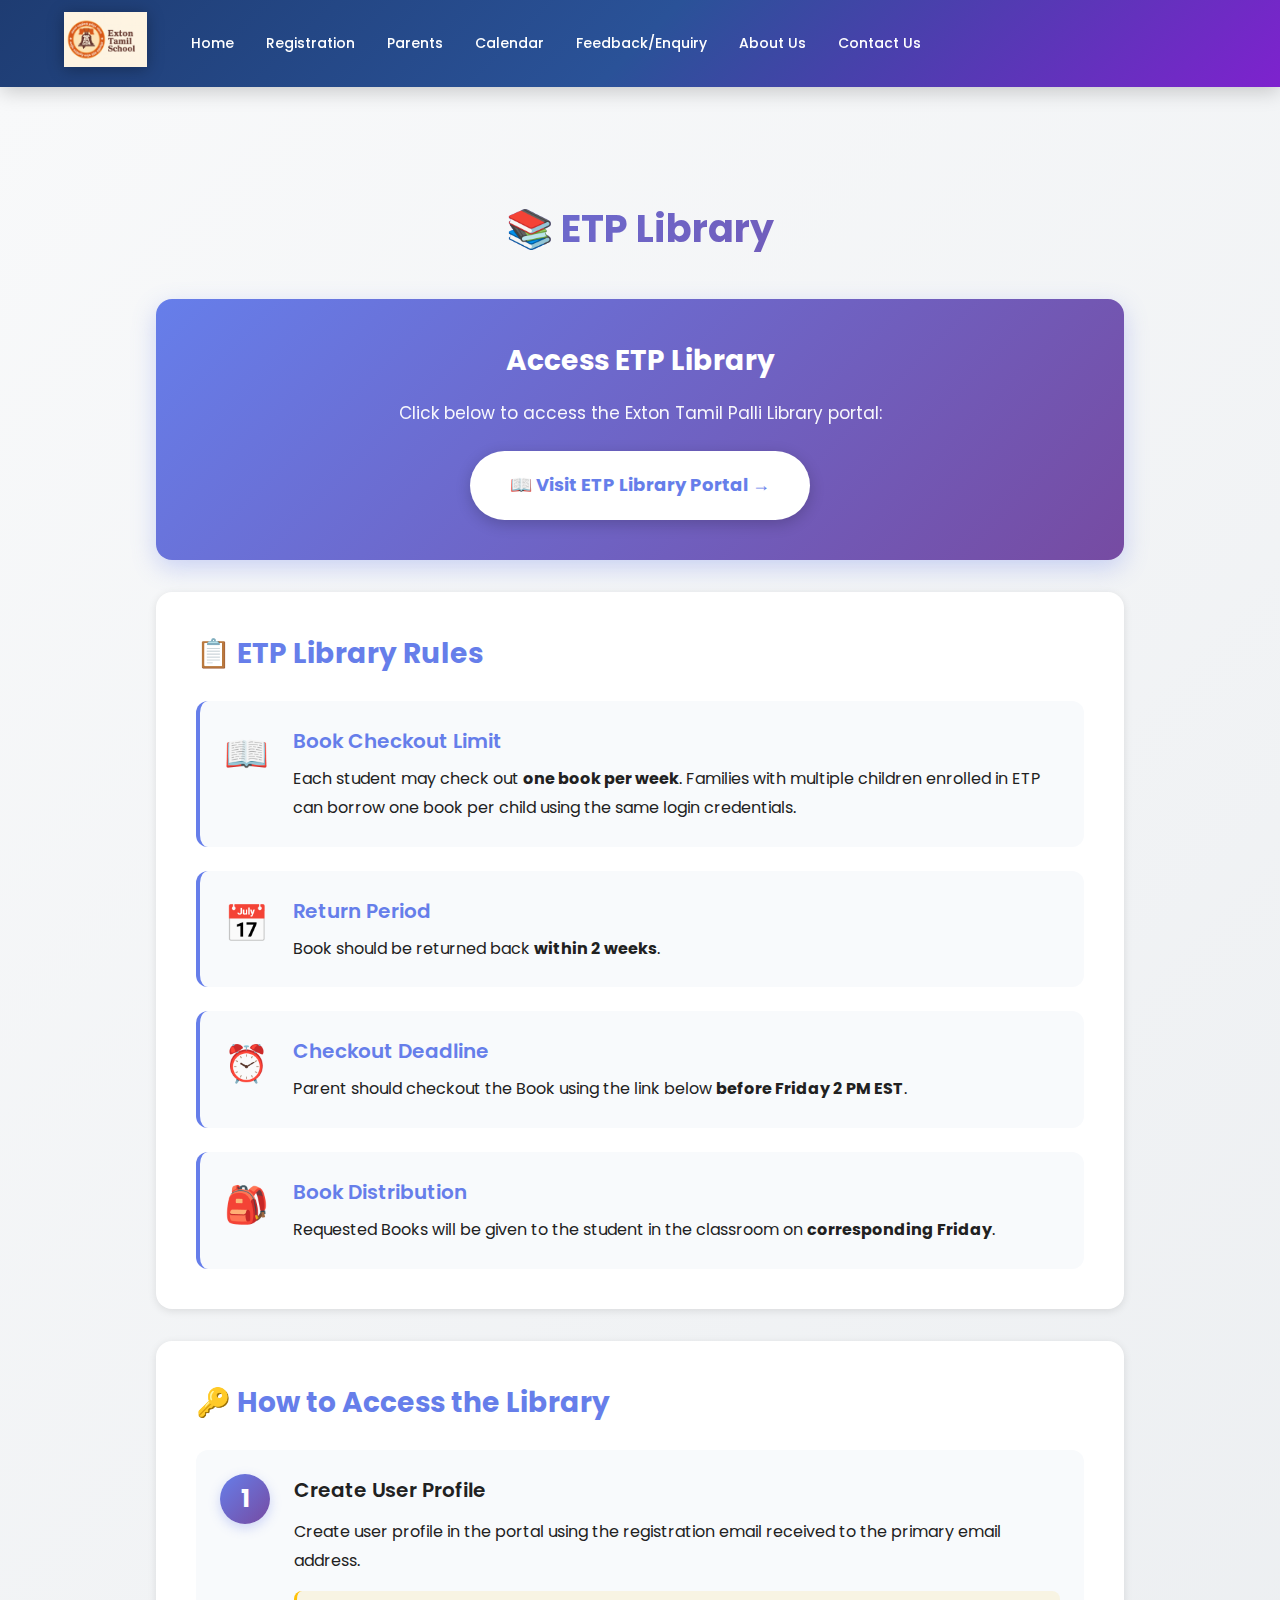
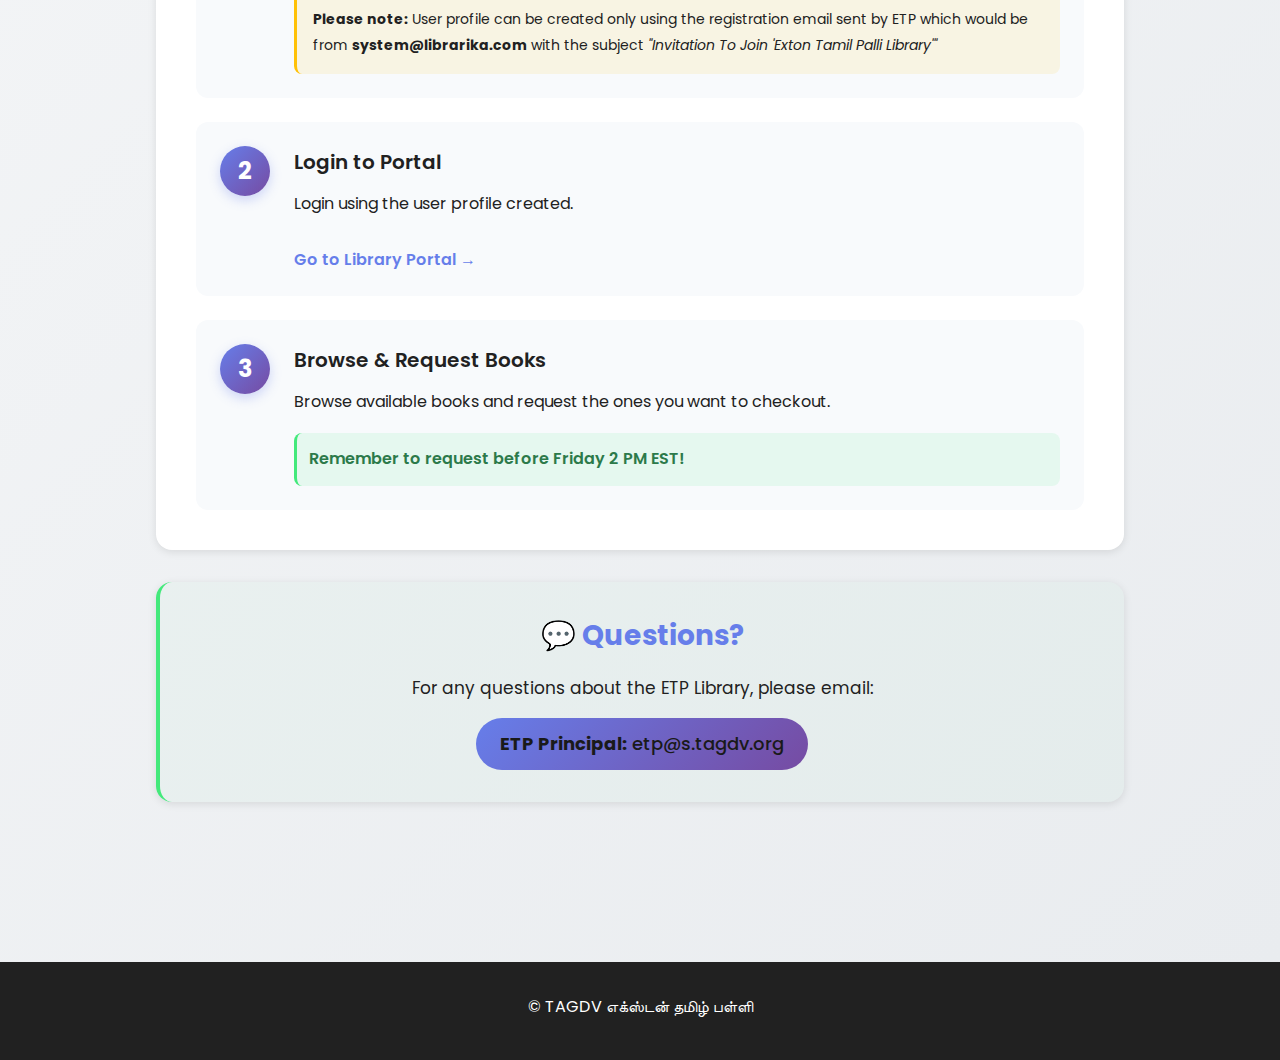
<file: library.html>
<!doctype html>
<html lang="en">
  <head>
    <meta charset="UTF-8" />
    <link rel="icon" type="image/png" href="/images/icon.png" />
    <meta name="viewport" content="width=device-width, initial-scale=1.0" />
    <meta name="description" content="ETP Library - Access Tamil books and resources for students" />
    <title>Library - எக்ஸ்டன் தமிழ் பள்ளி</title>
    <link rel="preconnect" href="https://fonts.googleapis.com">
    <link rel="preconnect" href="https://fonts.gstatic.com" crossorigin>
    <link href="https://fonts.googleapis.com/css2?family=Poppins:wght@300;400;500;600;700&family=Noto+Sans+Tamil:wght@400;500;600;700&display=swap" rel="stylesheet">
    <link rel="stylesheet" href="/static/style.css" />
    <script src="/static/main.js" defer></script>
</head>
  <body>
    <!-- Header -->
    <header class="header">
      <div class="container">
        <div class="header-content">
          <div class="logo-section">
            <a href="/index.html">
              <img src="/images/etp-logo.png" alt="எக்ஸ்டன் தமிழ் பள்ளி" class="school-logo" width="55" height="55" loading="lazy">
            </a>
          </div>
          <button class="mobile-menu-toggle" aria-label="Toggle menu">
            <span></span>
            <span></span>
            <span></span>
          </button>
          <nav class="main-nav">
            <ul>
              <li><a href="/index.html#home">Home</a></li>
              <li><a href="/registration.html">Registration</a></li>
              <li class="has-dropdown">
                <a href="/index.html#parents">Parents</a>
                <ul class="dropdown">
                  <li><a href="/curriculum.html">Curriculum</a></li>
                  <li><a href="/faq.html">FAQ</a></li>
                  <li><a href="https://forms.office.com/r/JPiuNDsUTw" target="_blank">Leave Form</a></li>
                  <li><a href="/library.html" class="active">Library</a></li>
                  <li><a href="/tvaexams.html">TVA Exams</a></li>
                </ul>
              </li>
              <li><a href="/calendar.html">Calendar</a></li>
              <li><a href="https://forms.office.com/r/ZJF0rVi9As" target="_blank">Feedback/Enquiry</a></li>
              <li class="has-dropdown">
                <a href="/index.html#about">About Us</a>
                <ul class="dropdown" id="team-years-menu">
                  <!-- Years will be loaded dynamically -->
                </ul>
              </li>
              <li><a href="/contactus.html">Contact Us</a></li>
            </ul>
          </nav>
        </div>
      </div>
    </header>

    <!-- Main Content -->
    <main class="main-content library-page">
      <div class="container">

        <!-- Library Section -->
        <section class="section library-section">
          <h1 class="page-title"><span class="emoji-icon">📚</span> ETP Library</h1>
          
          <!-- Library Access -->
          <div class="library-access-card">
            <h2 class="section-heading">Access ETP Library</h2>
            <p>Click below to access the Exton Tamil Palli Library portal:</p>
            <a href="https://etplib.librarika.com/" target="_blank" rel="noopener noreferrer" class="library-link-btn">
              📖 Visit ETP Library Portal →
            </a>
          </div>

          <!-- Library Rules -->
          <div class="library-rules-card">
            <h2 class="section-heading">📋 ETP Library Rules</h2>
            
            <div class="rules-list">
              
              <div class="rule-item">
                <div class="rule-icon">📖</div>
                <div class="rule-content">
                  <h3>Book Checkout Limit</h3>
                  <p>Each student may check out <strong>one book per week</strong>. Families with multiple children enrolled in ETP can borrow one book per child using the same login credentials.</p>
                </div>
              </div>

              <div class="rule-item">
                <div class="rule-icon">📅</div>
                <div class="rule-content">
                  <h3>Return Period</h3>
                  <p>Book should be returned back <strong>within 2 weeks</strong>.</p>
                </div>
              </div>

              <div class="rule-item">
                <div class="rule-icon">⏰</div>
                <div class="rule-content">
                  <h3>Checkout Deadline</h3>
                  <p>Parent should checkout the Book using the link below <strong>before Friday 2 PM EST</strong>.</p>
                </div>
              </div>

              <div class="rule-item">
                <div class="rule-icon">🎒</div>
                <div class="rule-content">
                  <h3>Book Distribution</h3>
                  <p>Requested Books will be given to the student in the classroom on <strong>corresponding Friday</strong>.</p>
                </div>
              </div>

            </div>
          </div>

          <!-- How to Access -->
          <div class="library-access-steps">
            <h2 class="section-heading">🔑 How to Access the Library</h2>
            
            <div class="steps-container">
              
              <div class="step-card">
                <div class="step-number">1</div>
                <div class="step-content">
                  <h3>Create User Profile</h3>
                  <p>Create user profile in the portal using the registration email received to the primary email address.</p>
                  <p class="note">
                    <strong>Please note:</strong> User profile can be created only using the registration email sent by ETP which would be from <strong>system@librarika.com</strong> with the subject <em>"Invitation To Join 'Exton Tamil Palli Library'"</em>
                  </p>
                </div>
              </div>

              <div class="step-card">
                <div class="step-number">2</div>
                <div class="step-content">
                  <h3>Login to Portal</h3>
                  <p>Login using the user profile created.</p>
                  <a href="https://etplib.librarika.com/" target="_blank" rel="noopener noreferrer" class="step-link">
                    Go to Library Portal →
                  </a>
                </div>
              </div>

              <div class="step-card">
                <div class="step-number">3</div>
                <div class="step-content">
                  <h3>Browse & Request Books</h3>
                  <p>Browse available books and request the ones you want to checkout.</p>
                  <p class="reminder">Remember to request before Friday 2 PM EST!</p>
                </div>
              </div>

            </div>
          </div>

          <!-- Contact for Questions -->
          <div class="library-contact-card">
            <h2 class="section-heading">💬 Questions?</h2>
            <p>For any questions about the ETP Library, please email:</p>
            <div class="contact-email">
              <a href="mailto:etp@s.tagdv.org">
                <strong>ETP Principal:</strong> etp@s.tagdv.org
              </a>
            </div>
          </div>

        </section>

      </div>
    </main>

    <!-- Footer -->
    <footer class="footer">
      <div class="container">
        <div class="footer-content">
          <p>© TAGDV எக்ஸ்டன் தமிழ் பள்ளி</p>
        </div>
      </div>
    </footer>
  </body>
</html>
</file>
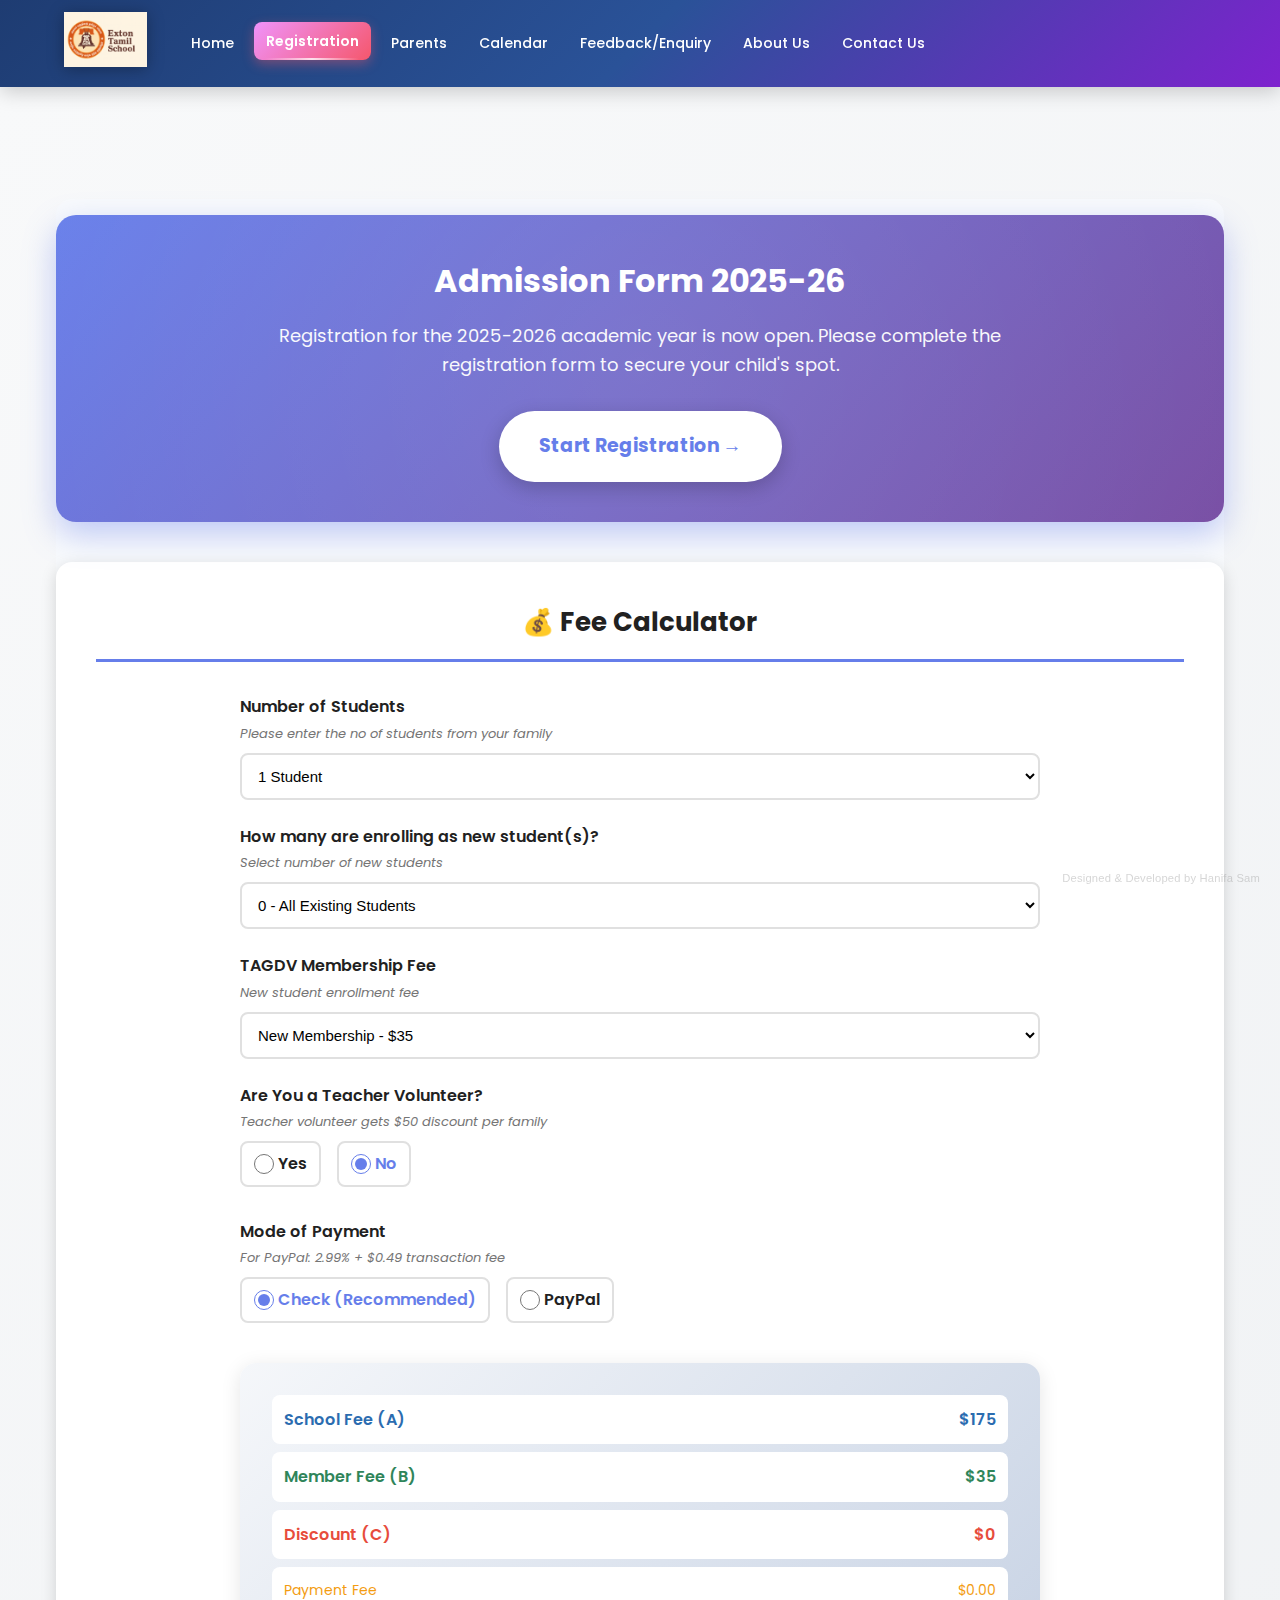
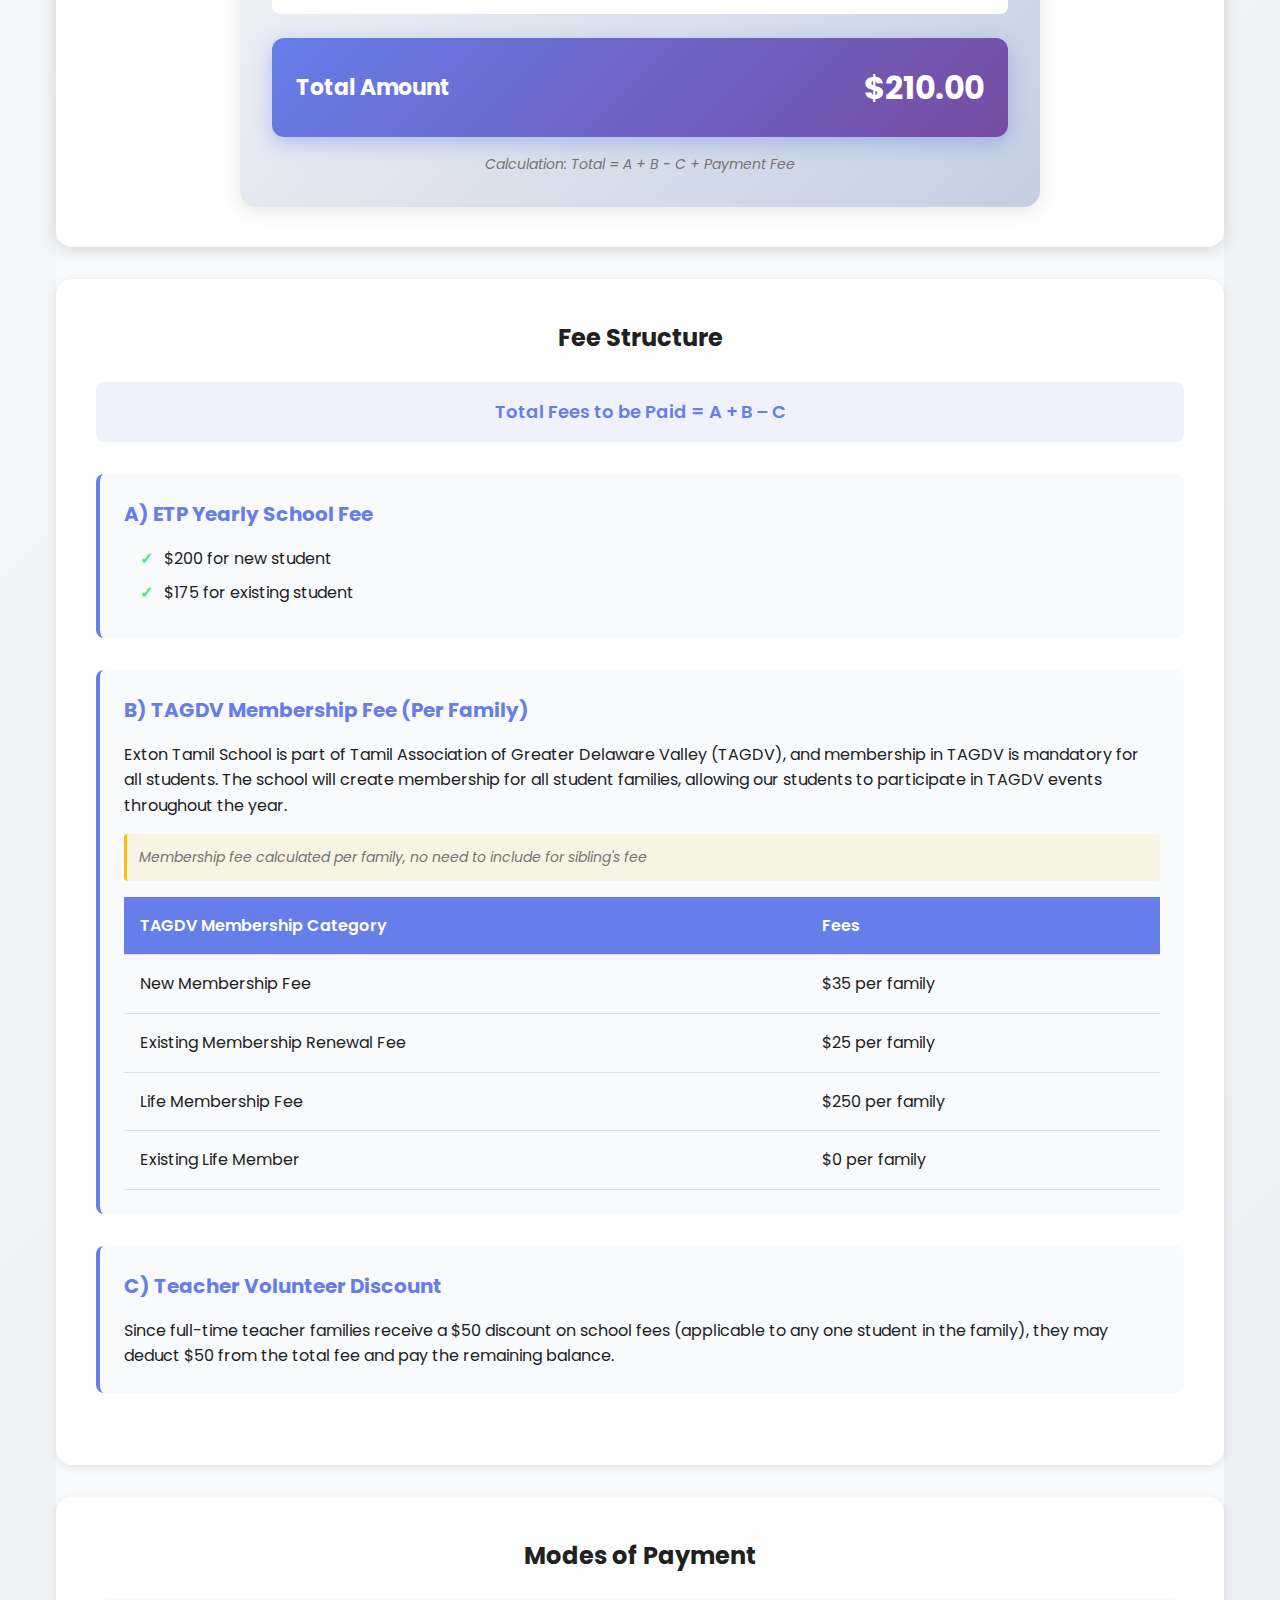
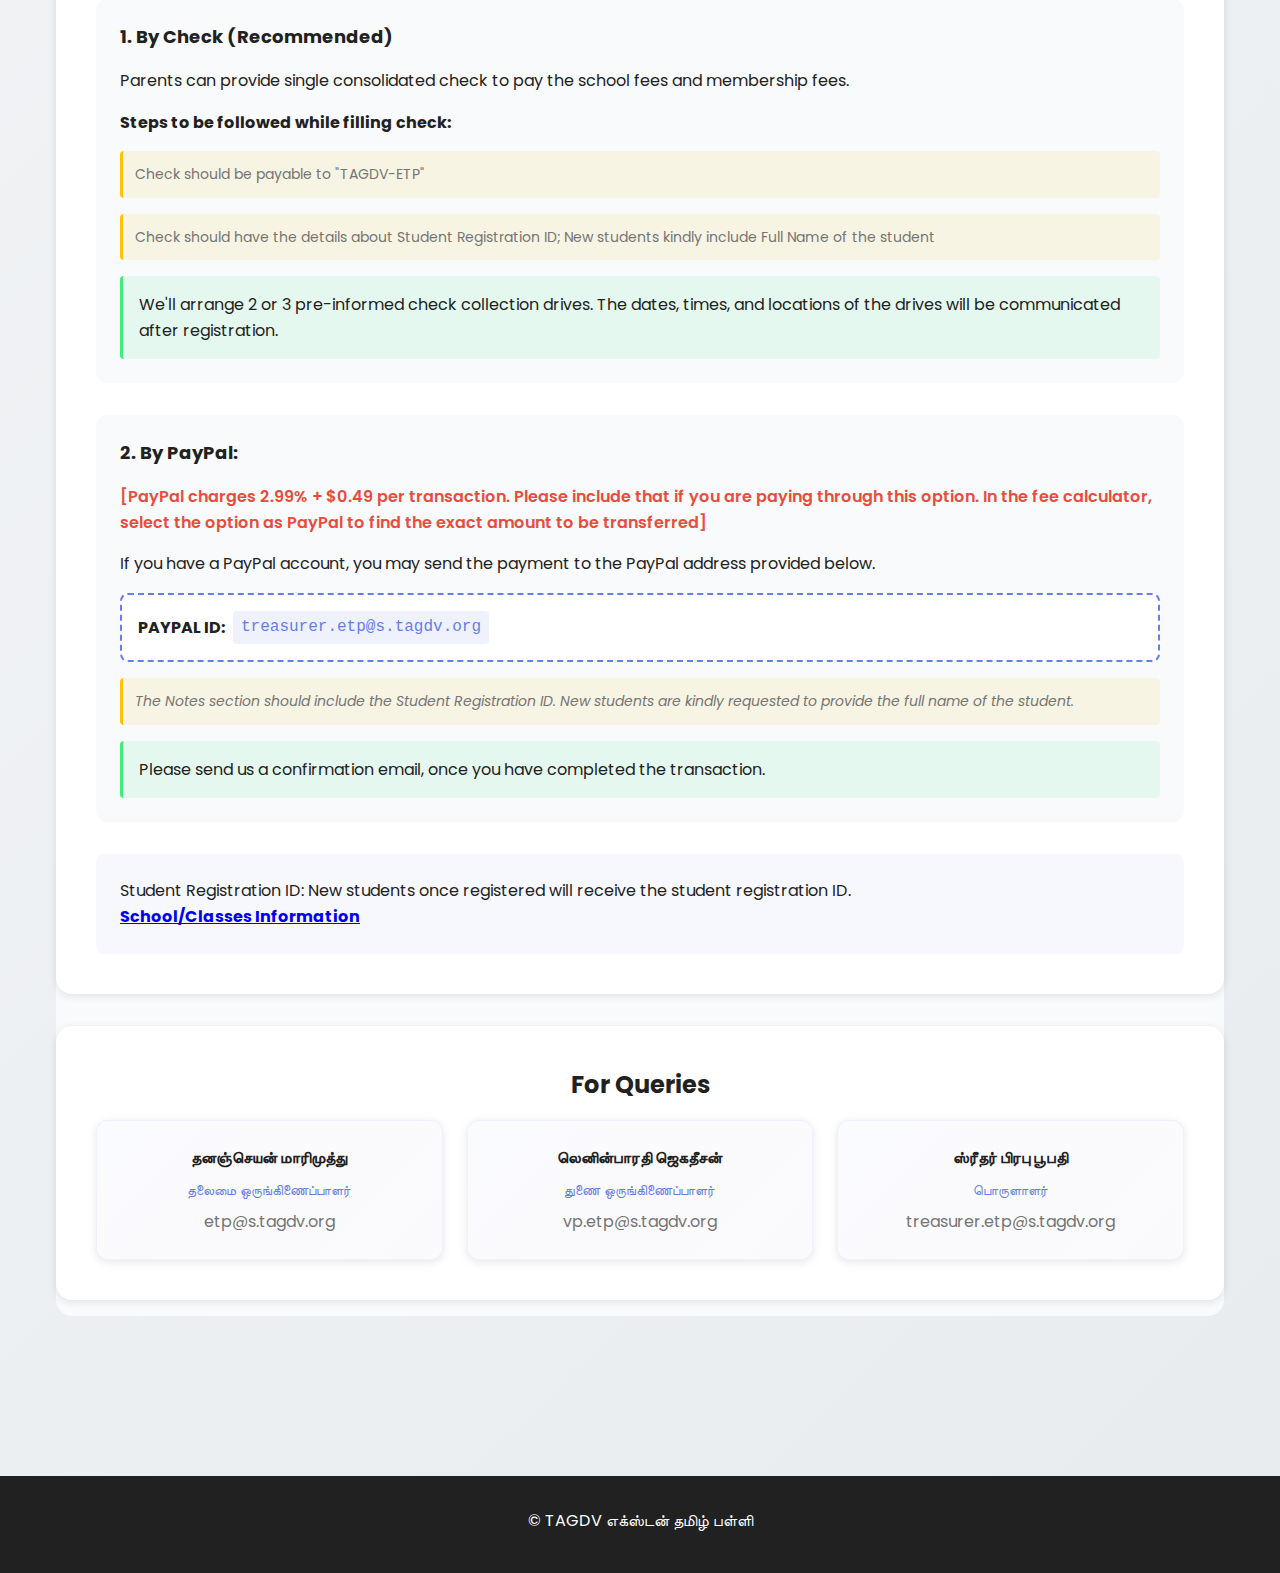
<file: registration.html>
<!doctype html>
<html lang="en">
  <head>
    <meta charset="UTF-8" />
    <link rel="icon" type="image/png" href="./images/icon.png" />
    <meta name="viewport" content="width=device-width, initial-scale=1.0" />
    <meta name="description" content="Register for Exton Tamil Palli - Tamil language and culture education for children in Exton, PA" />
    <title>Registration - எக்ஸ்டன் தமிழ் பள்ளி</title>
    <link rel="preconnect" href="https://fonts.googleapis.com">
    <link rel="preconnect" href="https://fonts.gstatic.com" crossorigin>
    <link href="https://fonts.googleapis.com/css2?family=Poppins:wght@300;400;500;600;700&family=Noto+Sans+Tamil:wght@400;500;600;700&display=swap" rel="stylesheet">
    <link rel="stylesheet" href="./static/style.css" />
    <script src="./static/main.js" defer></script>
</head>
  <body>
    <!-- Header -->
    <header class="header">
      <div class="container">
        <div class="header-content">
          <div class="logo-section">
            <a href="./index.html">
              <img src="./images/etp-logo.png" alt="எக்ஸ்டன் தமிழ் பள்ளி" class="school-logo" width="55" height="55" loading="lazy">
            </a>
          </div>
          <button class="mobile-menu-toggle" aria-label="Toggle menu">
            <span></span>
            <span></span>
            <span></span>
          </button>
          <nav class="main-nav">
            <ul>
              <li><a href="./index.html#home">Home</a></li>
              <li><a href="./registration.html" class="active">Registration</a></li>
              <li class="has-dropdown">
                <a href="./index.html#parents">Parents</a>
                <ul class="dropdown">
                  <li><a href="./curriculum.html">Curriculum</a></li>
                  <li><a href="./faq.html">FAQ</a></li>
                  <li><a href="https://forms.office.com/r/JPiuNDsUTw" target="_blank">Leave Form</a></li>
                  <li><a href="./library.html">Library</a></li>
                  <li><a href="./tvaexams.html">TVA Exams</a></li>
                </ul>
              </li>
              <li><a href="./calendar.html">Calendar</a></li>
              <li><a href="https://forms.office.com/r/ZJF0rVi9As" target="_blank">Feedback/Enquiry</a></li>
              <li class="has-dropdown">
                <a href="./index.html#about">About Us</a>
                <ul class="dropdown" id="team-years-menu">
                  <!-- Years will be loaded dynamically -->
                </ul>
              </li>
              <li><a href="./contactus.html">Contact Us</a></li>
            </ul>
          </nav>
        </div>
      </div>
    </header>

    <!-- Main Content -->
    <main class="main-content registration-page">
      <div class="container">

        <!-- Registration Section -->
        <section class="section registration-section">
          
          <!-- Registration Info -->
          <div class="registration-info" id="registration-info">
            <!-- Loaded from announcements with isRegistration flag -->
          </div>

          <!-- Fee Calculator -->
          <div class="fee-calculator-card">
            <h3 class="calculator-title">💰 Fee Calculator</h3>
            
            <div class="calculator-form">
              <!-- Number of Students -->
              <div class="form-group">
                <label for="num-students">
                  Number of Students
                  <span class="help-text">Please enter the no of students from your family</span>
                </label>
                <select id="num-students" class="form-control">
                  <option value="1">1 Student</option>
                  <option value="2">2 Students</option>
                  <option value="3">3 Students</option>
                  <option value="4">4 Students</option>
                  <option value="5">5 Students</option>
                </select>
              </div>

              <!-- New Students -->
              <div class="form-group">
                <label for="new-students">
                  How many are enrolling as new student(s)?
                  <span class="help-text">Select number of new students</span>
                </label>
                <select id="new-students" class="form-control">
                  <option value="0">0 - All Existing Students</option>
                  <option value="1">1 New Student</option>
                  <option value="2">2 New Students</option>
                  <option value="3">3 New Students</option>
                  <option value="4">4 New Students</option>
                  <option value="5">5 New Students</option>
                </select>
              </div>

              <!-- TAGDV Membership -->
              <div class="form-group">
                <label for="membership">
                  TAGDV Membership Fee
                  <span class="help-text">New student enrollment fee</span>
                </label>
                <select id="membership" class="form-control">
                  <option value="35">New Membership - $35</option>
                  <option value="25">Existing Membership Renewal - $25</option>
                  <option value="250">Life Membership - $250</option>
                  <option value="0">Existing Life Member - No Fee</option>
                </select>
              </div>

              <!-- Teacher Volunteer -->
              <div class="form-group">
                <label>
                  Are You a Teacher Volunteer?
                  <span class="help-text">Teacher volunteer gets $50 discount per family</span>
                </label>
                <div class="radio-group">
                  <label class="radio-label">
                    <input type="radio" name="teacher" value="yes" />
                    <span>Yes</span>
                  </label>
                  <label class="radio-label">
                    <input type="radio" name="teacher" value="no" checked />
                    <span>No</span>
                  </label>
                </div>
              </div>

              <!-- Payment Mode -->
              <div class="form-group">
                <label>
                  Mode of Payment
                  <span class="help-text">For PayPal: 2.99% + $0.49 transaction fee</span>
                </label>
                <div class="radio-group">
                  <label class="radio-label">
                    <input type="radio" name="payment" value="check" checked />
                    <span>Check (Recommended)</span>
                  </label>
                  <label class="radio-label">
                    <input type="radio" name="payment" value="paypal" />
                    <span>PayPal</span>
                  </label>
                </div>
              </div>

              <!-- Total Cost Display -->
              <div class="total-cost-display">
                <div class="cost-breakdown">
                  <div class="cost-item school-fee">
                    <span>School Fee (A)</span>
                    <span id="school-fee">$0</span>
                  </div>
                  <div class="cost-item membership-fee">
                    <span>Member Fee (B)</span>
                    <span id="membership-fee">$35</span>
                  </div>
                  <div class="cost-item discount">
                    <span>Discount (C)</span>
                    <span id="discount-amount">$0</span>
                  </div>
                  <div class="cost-item payment-fee">
                    <span>Payment Fee</span>
                    <span id="payment-fee">$0</span>
                  </div>
                </div>
                <div class="total-amount">
                  <span>Total Amount</span>
                  <span id="total-amount" class="amount">$0.00</span>
                </div>
                <p class="formula-text">Calculation: Total = A + B - C + Payment Fee</p>
              </div>
            </div>
          </div>

          <!-- Fee Structure Details -->
          <div class="fee-structure-section" id="fee-structure">
            <!-- Loaded from registration.json -->
          </div>

          <!-- Payment Instructions -->
          <div class="payment-instructions" id="payment-instructions">
            <!-- Loaded from registration.json -->
          </div>

          <!-- Contact Information -->
          <div class="registration-contact">
            <h3>For Queries</h3>
            <div class="contact-grid" id="registration-contacts">
              <!-- Loaded from contacts.json with specific roles -->
            </div>
          </div>
        </section>

      </div>
    </main>

    <!-- Footer -->
    <footer class="footer">
      <div class="container">
        <div class="footer-content">
          <p>© TAGDV எக்ஸ்டன் தமிழ் பள்ளி</p>
        </div>
      </div>
    </footer>
    
    <!-- Built By -->
    <div class="built-by">Designed & Developed by Hanifa Sam</div>
  </body>
</html>
</file>
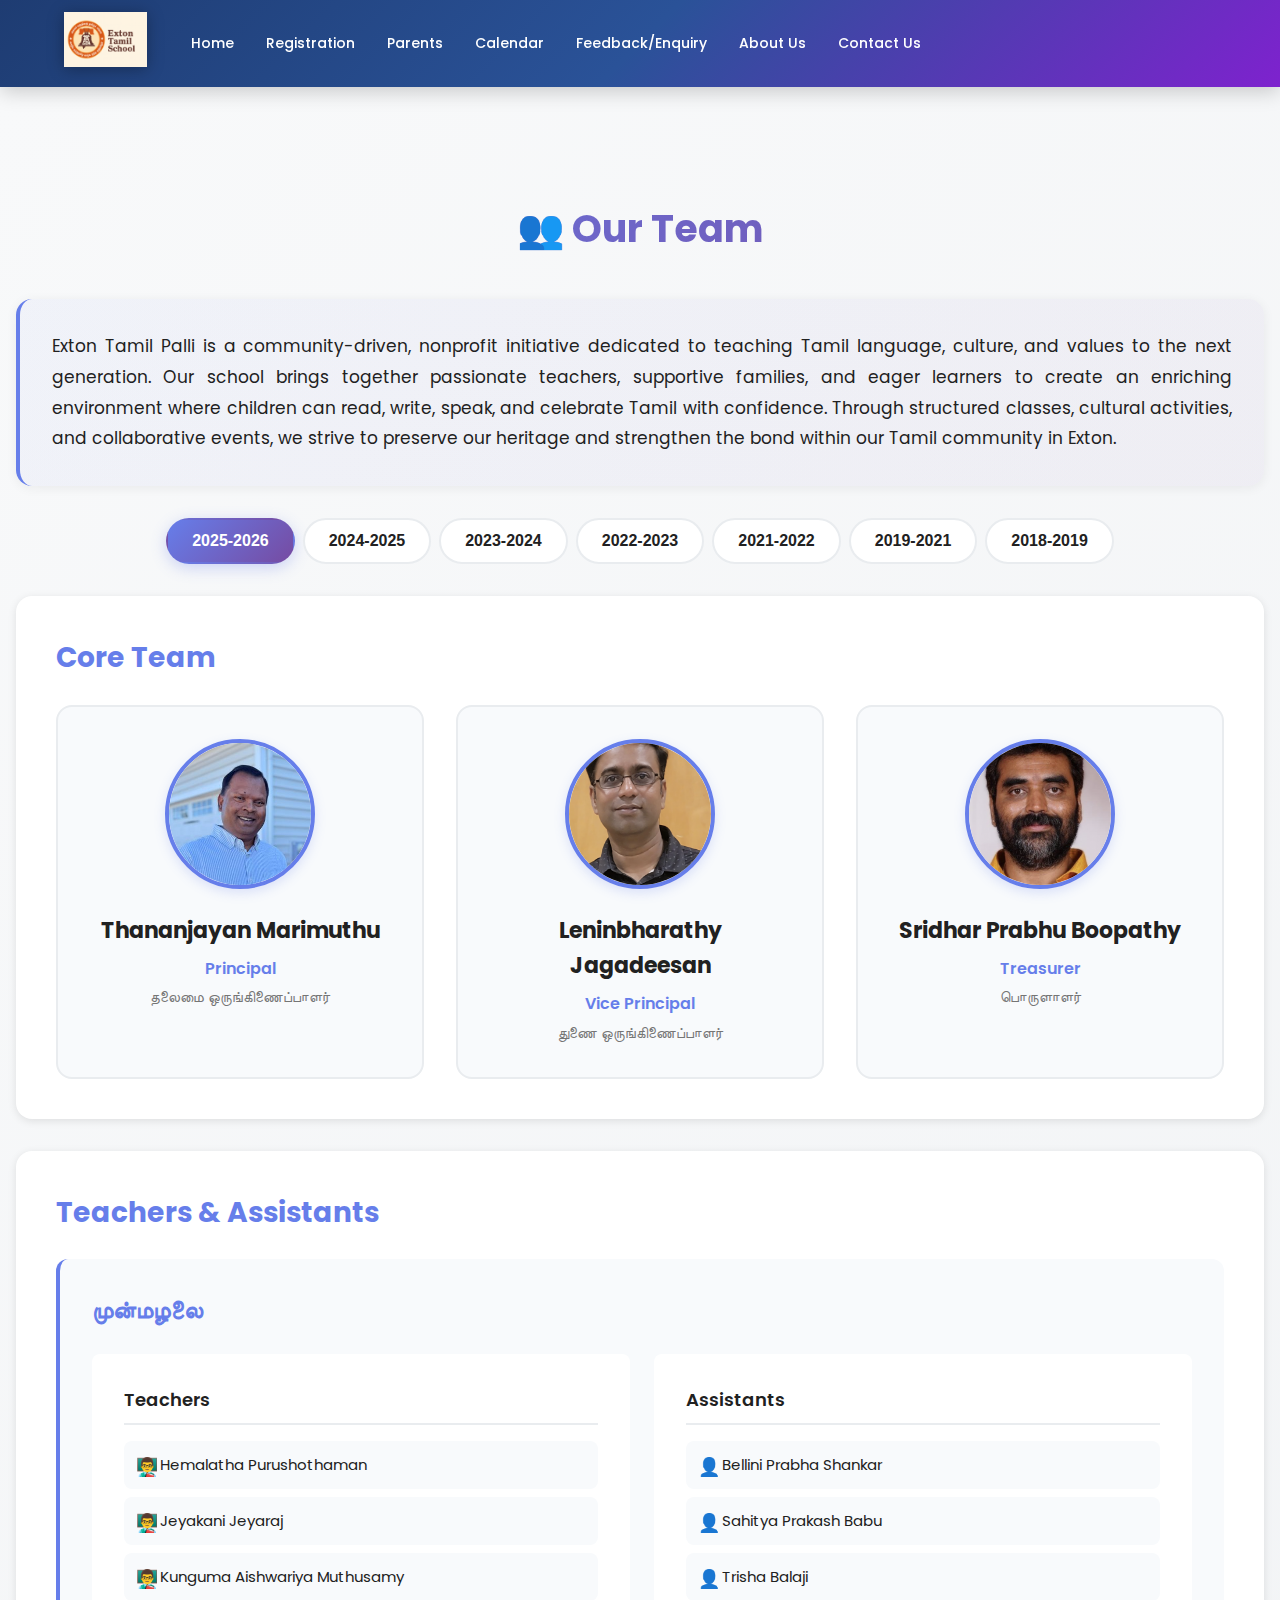
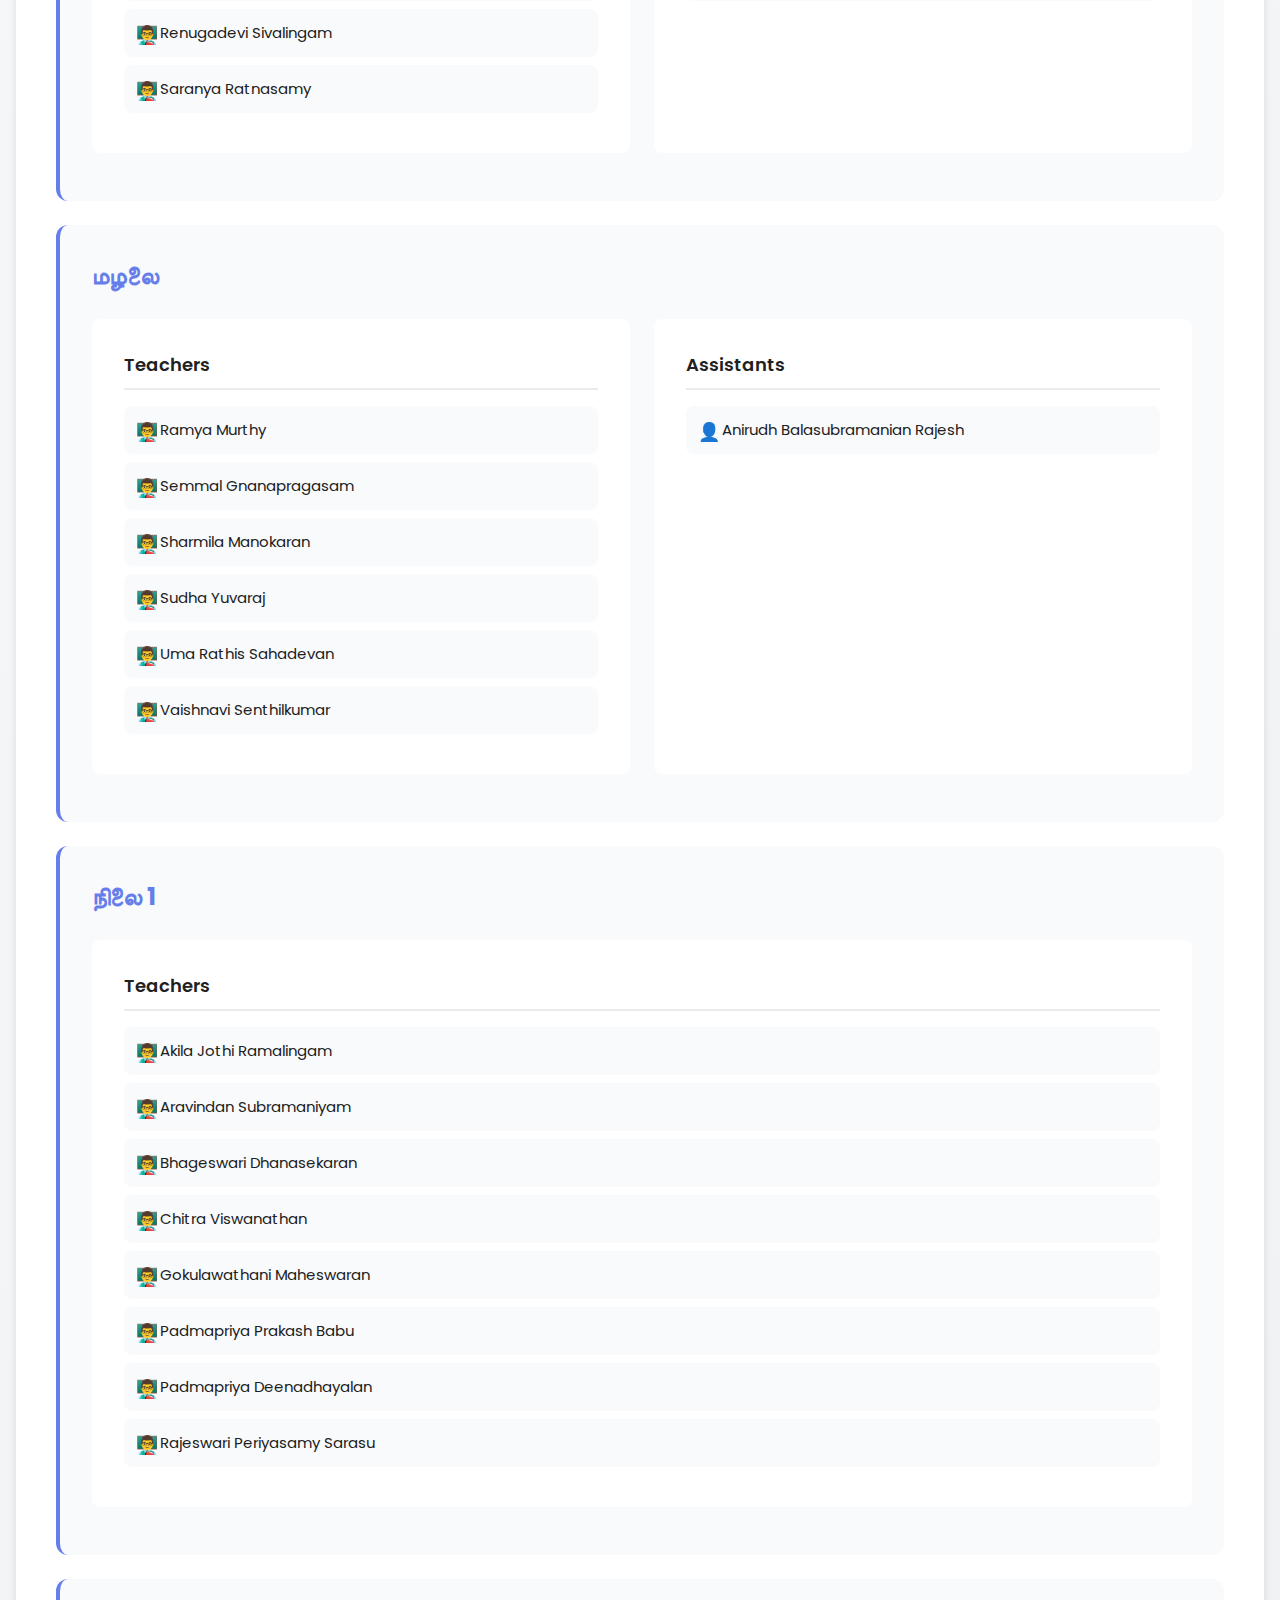
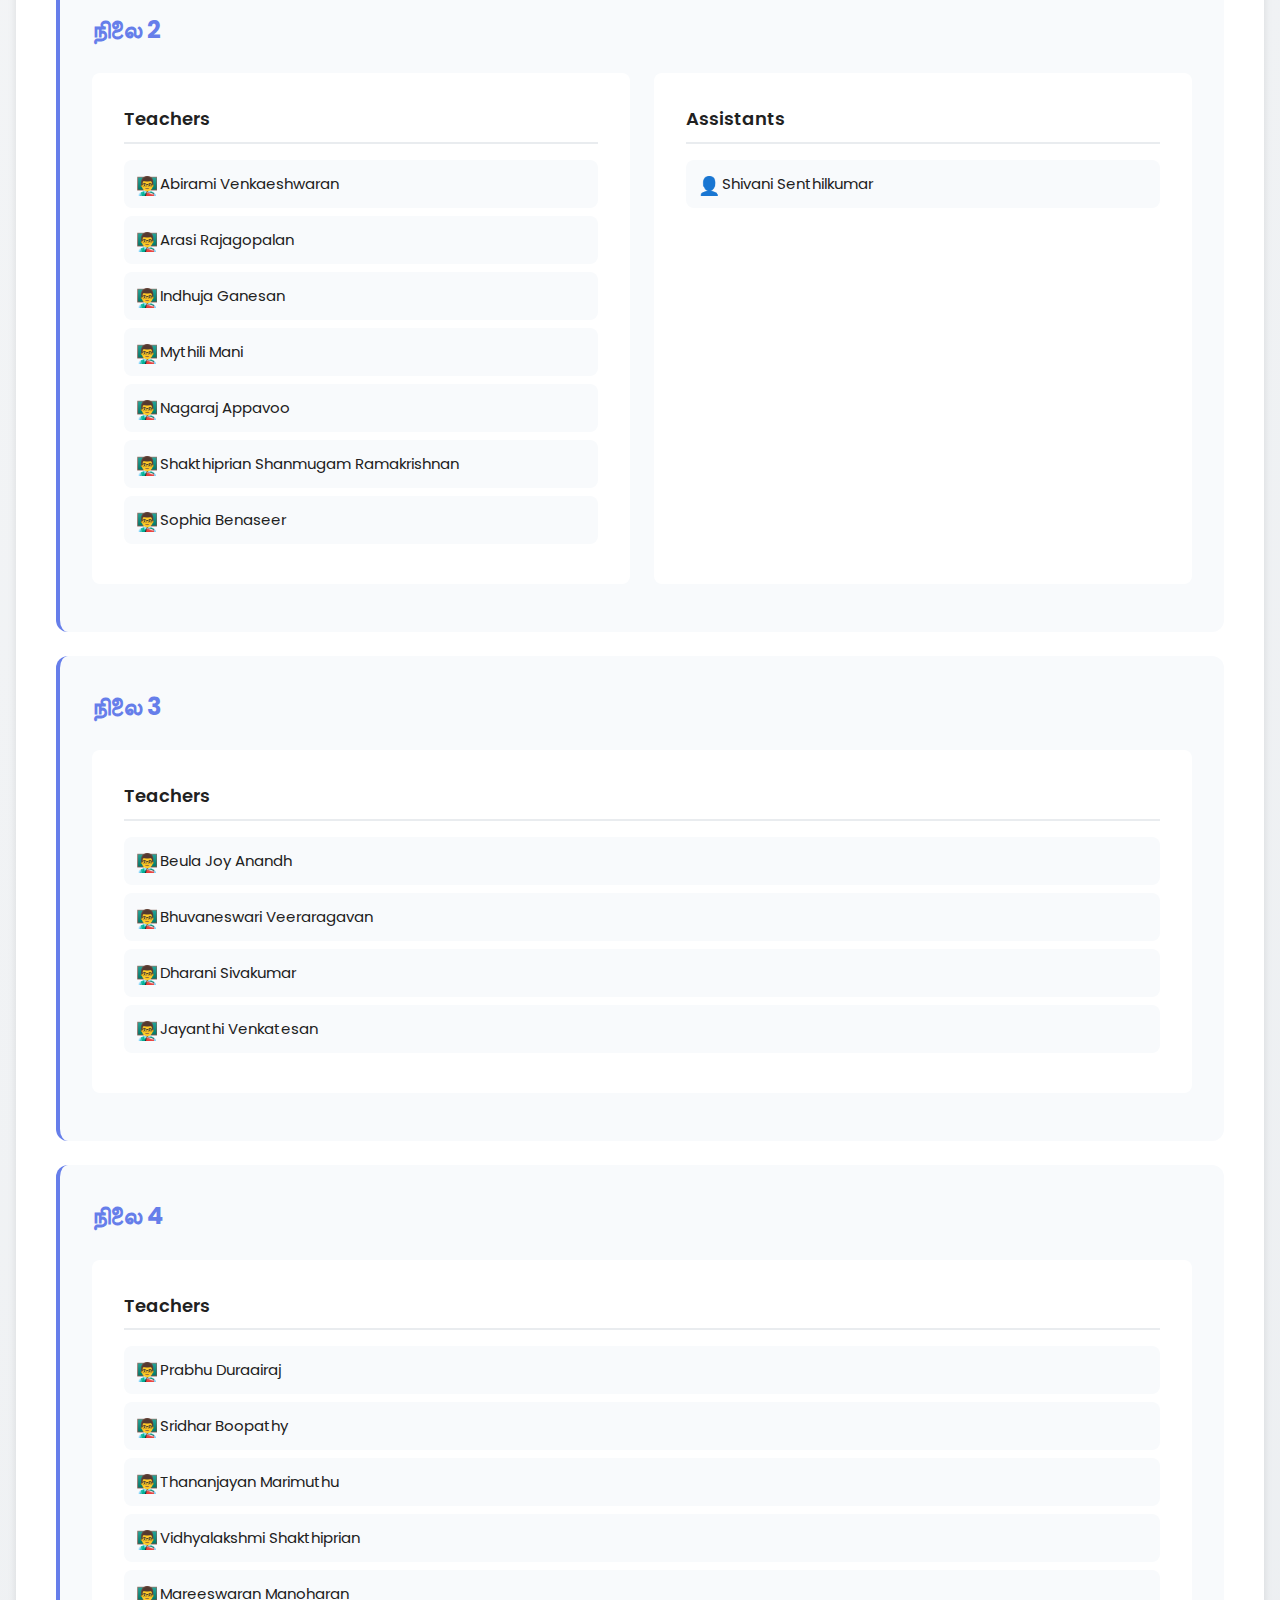
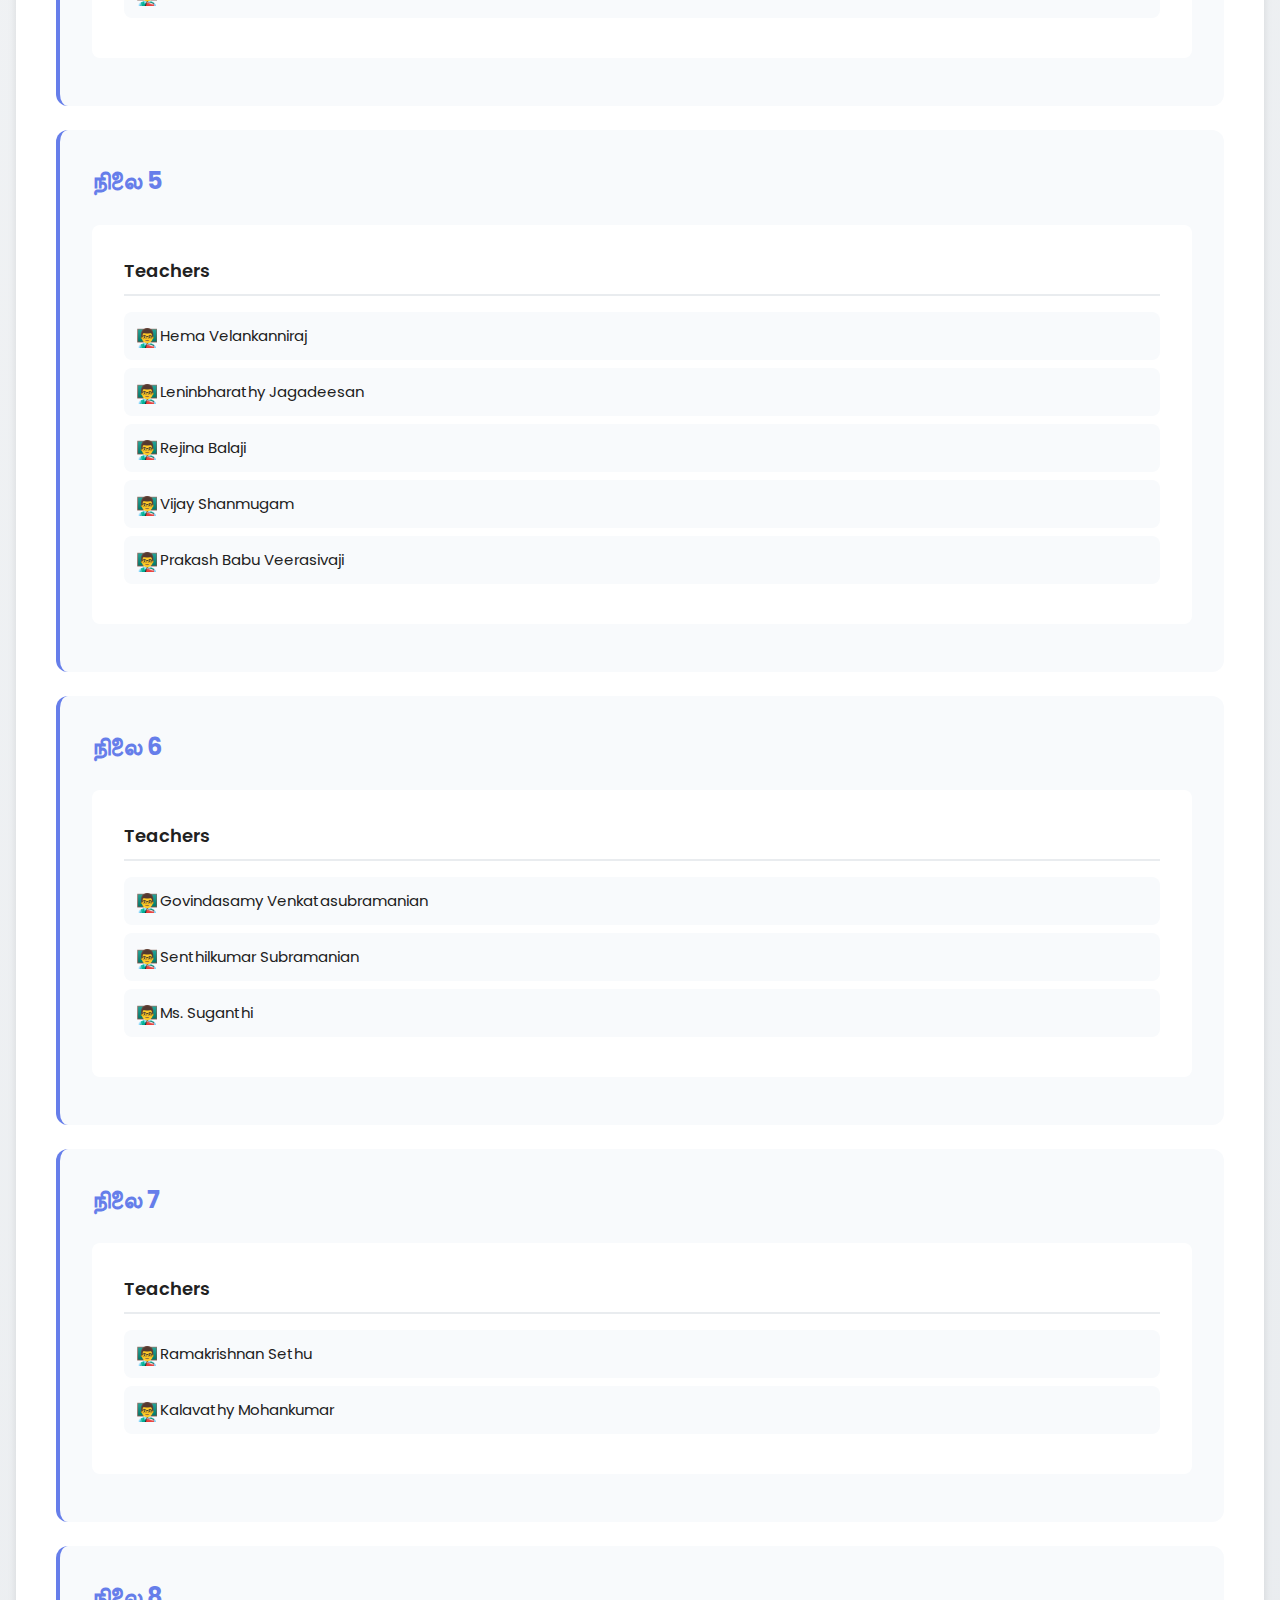
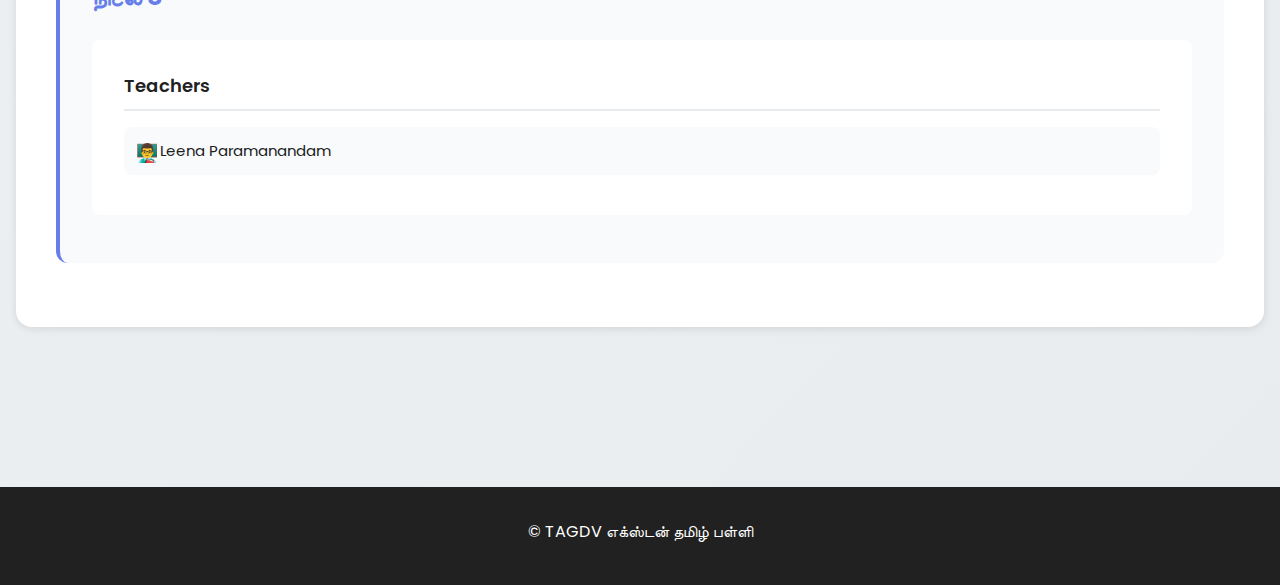
<file: team.html>
<!doctype html>
<html lang="en">
  <head>
    <meta charset="UTF-8" />
    <link rel="icon" type="image/png" href="/images/icon.png" />
    <meta name="viewport" content="width=device-width, initial-scale=1.0" />
    <meta name="description" content="Our Team - Meet the teachers and staff of Exton Tamil Palli" />
    <title>Team - எக்ஸ்டன் தமிழ் பள்ளி</title>
    <link rel="preconnect" href="https://fonts.googleapis.com">
    <link rel="preconnect" href="https://fonts.gstatic.com" crossorigin>
    <link href="https://fonts.googleapis.com/css2?family=Poppins:wght@300;400;500;600;700&family=Noto+Sans+Tamil:wght@400;500;600;700&display=swap" rel="stylesheet">
    <link rel="stylesheet" href="/static/style.css" />
    <script src="/static/main.js" defer></script>
</head>
  <body>
    <!-- Header -->
    <header class="header">
      <div class="container">
        <div class="header-content">
          <div class="logo-section">
            <a href="/index.html">
              <img src="/images/etp-logo.png" alt="எக்ஸ்டன் தமிழ் பள்ளி" class="school-logo" width="55" height="55" loading="lazy">
            </a>
          </div>
          <button class="mobile-menu-toggle" aria-label="Toggle menu">
            <span></span>
            <span></span>
            <span></span>
          </button>
          <nav class="main-nav">
            <ul>
              <li><a href="/index.html#home">Home</a></li>
              <li><a href="/registration.html">Registration</a></li>
              <li class="has-dropdown">
                <a href="/index.html#parents">Parents</a>
                <ul class="dropdown">
                  <li><a href="/curriculum.html">Curriculum</a></li>
                  <li><a href="/faq.html">FAQ</a></li>
                  <li><a href="https://forms.office.com/r/JPiuNDsUTw" target="_blank">Leave Form</a></li>
                  <li><a href="/library.html">Library</a></li>
                  <li><a href="/tvaexams.html">TVA Exams</a></li>
                </ul>
              </li>
              <li><a href="/calendar.html">Calendar</a></li>
              <li><a href="https://forms.office.com/r/ZJF0rVi9As" target="_blank">Feedback/Enquiry</a></li>
              <li class="has-dropdown">
                <a href="/index.html#about">About Us</a>
                <ul class="dropdown" id="team-years-menu">
                  <!-- Years will be loaded dynamically -->
                </ul>
              </li>
              <li><a href="/contactus.html">Contact Us</a></li>
            </ul>
          </nav>
        </div>
      </div>
    </header>

    <!-- Main Content -->
    <main class="main-content team-page">
      <div class="container">

        <!-- Team Section -->
        <section class="section team-section">
          <h1 class="page-title"><span class="emoji-icon">👥</span> Our Team</h1>
          
          <!-- About ETP -->
          <div class="about-etp-card">
            <p>Exton Tamil Palli is a community-driven, nonprofit initiative dedicated to teaching Tamil language, culture, and values to the next generation. Our school brings together passionate teachers, supportive families, and eager learners to create an enriching environment where children can read, write, speak, and celebrate Tamil with confidence. Through structured classes, cultural activities, and collaborative events, we strive to preserve our heritage and strengthen the bond within our Tamil community in Exton.</p>
          </div>

          <!-- Year Selector -->
          <div class="year-selector" id="year-selector">
            <!-- Year tabs will be loaded dynamically -->
          </div>

          <!-- Team Content -->
          <div class="team-content" id="team-content">
            <!-- Team data will be loaded dynamically -->
          </div>

        </section>

      </div>
    </main>

    <!-- Footer -->
    <footer class="footer">
      <div class="container">
        <div class="footer-content">
          <p>© TAGDV எக்ஸ்டன் தமிழ் பள்ளி</p>
        </div>
      </div>
    </footer>
  </body>
</html>
</file>
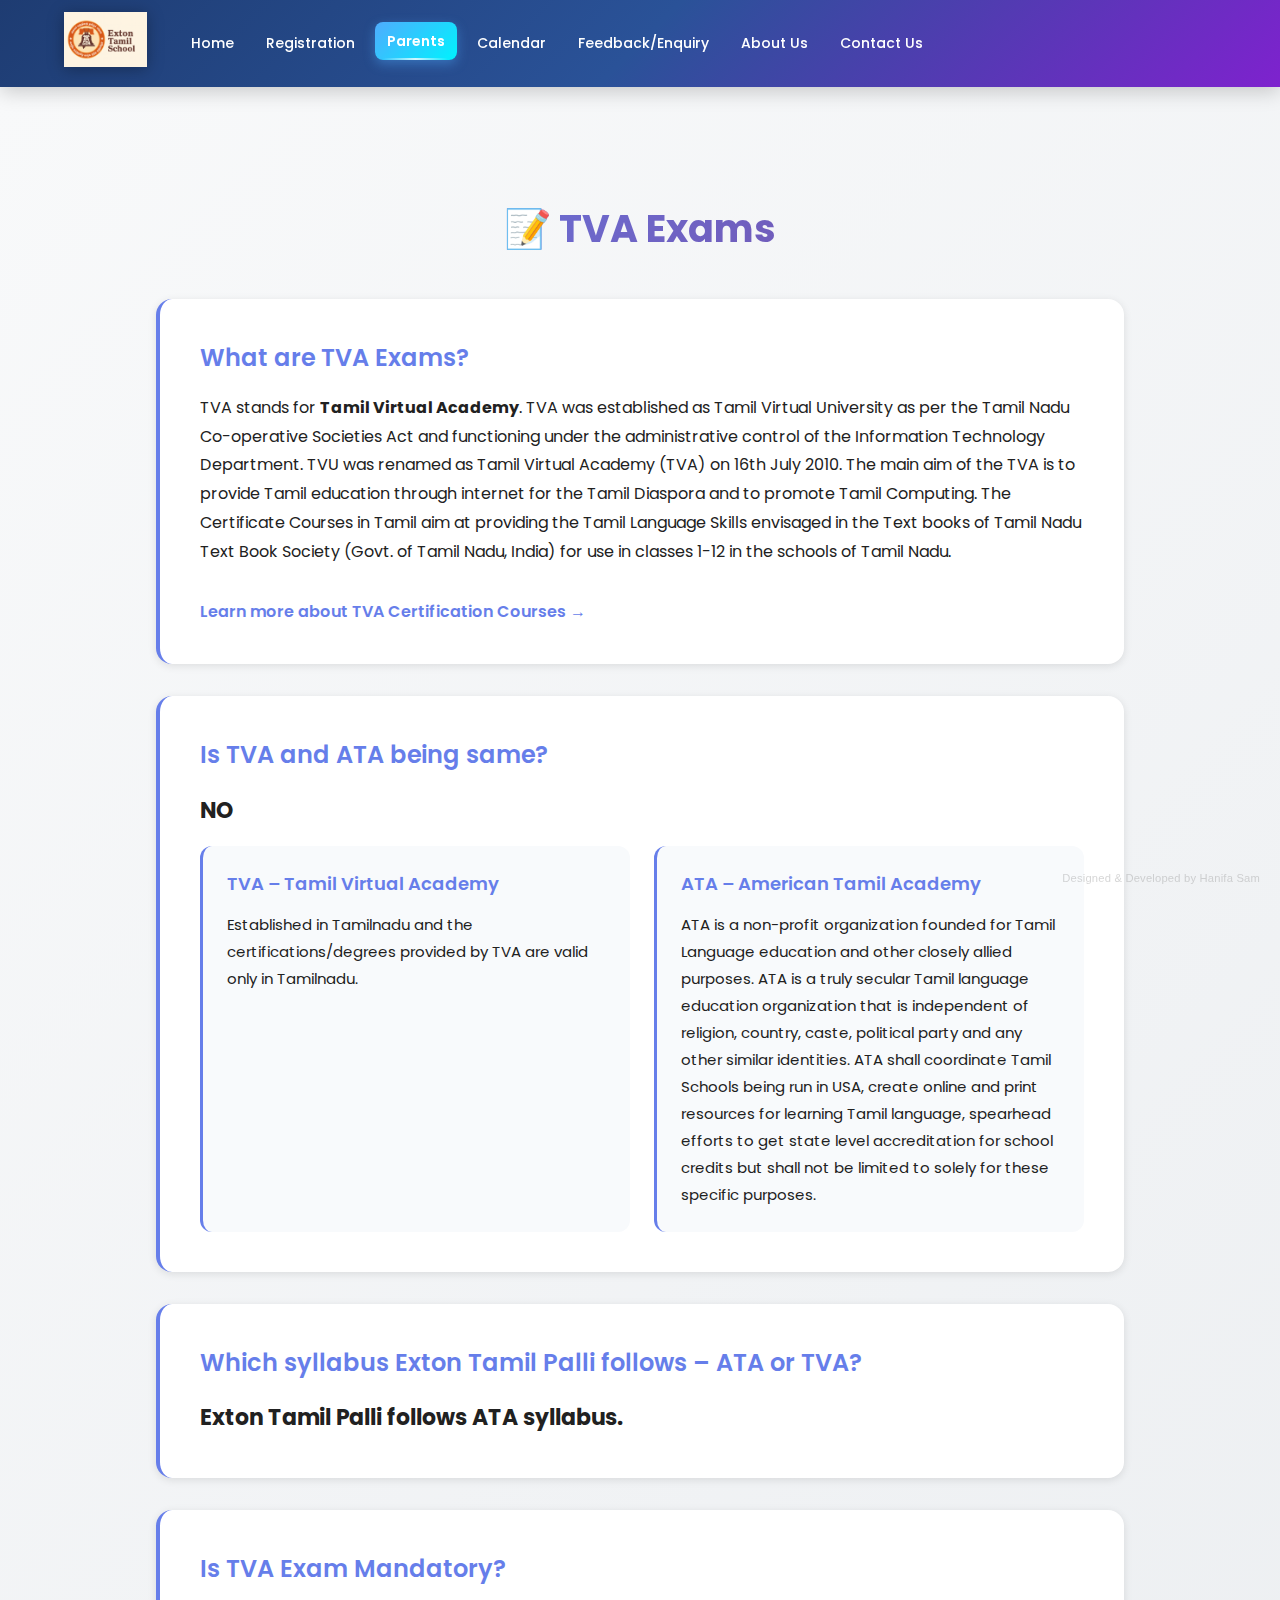
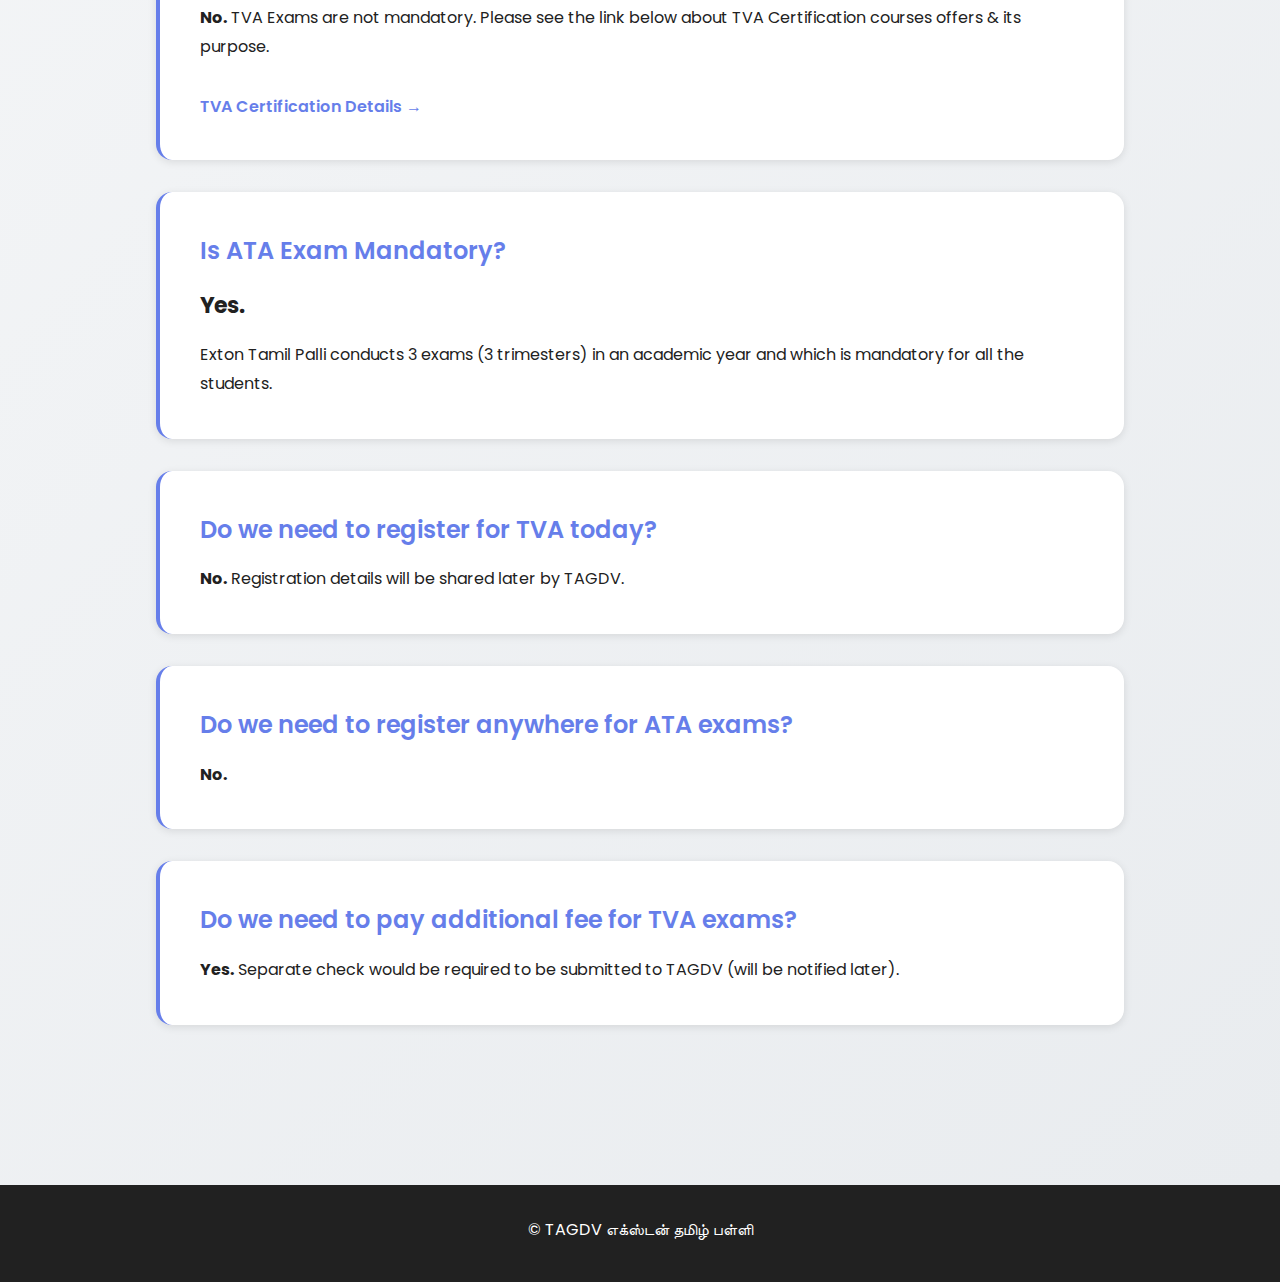
<file: tvaexams.html>
<!doctype html>
<html lang="en">
  <head>
    <meta charset="UTF-8" />
    <link rel="icon" type="image/png" href="./images/icon.png" />
    <meta name="viewport" content="width=device-width, initial-scale=1.0" />
    <meta name="description" content="TVA Exams - Tamil language proficiency assessment information and policies" />
    <title>TVA Exams - எக்ஸ்டன் தமிழ் பள்ளி</title>
    <link rel="preconnect" href="https://fonts.googleapis.com">
    <link rel="preconnect" href="https://fonts.gstatic.com" crossorigin>
    <link href="https://fonts.googleapis.com/css2?family=Poppins:wght@300;400;500;600;700&family=Noto+Sans+Tamil:wght@400;500;600;700&display=swap" rel="stylesheet">
    <link rel="stylesheet" href="./static/style.css" />
    <script src="./static/main.js" defer></script>
</head>
  <body>
    <!-- Header -->
    <header class="header">
      <div class="container">
        <div class="header-content">
          <div class="logo-section">
            <a href="./index.html">
              <img src="./images/etp-logo.png" alt="எக்ஸ்டன் தமிழ் பள்ளி" class="school-logo" width="55" height="55" loading="lazy">
            </a>
          </div>
          <button class="mobile-menu-toggle" aria-label="Toggle menu">
            <span></span>
            <span></span>
            <span></span>
          </button>
          <nav class="main-nav">
            <ul>
              <li><a href="./index.html#home">Home</a></li>
              <li><a href="./registration.html">Registration</a></li>
              <li class="has-dropdown">
                <a href="./index.html#parents">Parents</a>
                <ul class="dropdown">
                  <li><a href="./curriculum.html">Curriculum</a></li>
                  <li><a href="./faq.html">FAQ</a></li>
                  <li><a href="https://forms.office.com/r/JPiuNDsUTw" target="_blank">Leave Form</a></li>
                  <li><a href="./library.html">Library</a></li>
                  <li><a href="./tvaexams.html" class="active">TVA Exams</a></li>
                </ul>
              </li>
              <li><a href="./calendar.html">Calendar</a></li>
              <li><a href="https://forms.office.com/r/ZJF0rVi9As" target="_blank">Feedback/Enquiry</a></li>
              <li class="has-dropdown">
                <a href="./index.html#about">About Us</a>
                <ul class="dropdown" id="team-years-menu">
                  <!-- Years will be loaded dynamically -->
                </ul>
              </li>
              <li><a href="./contactus.html">Contact Us</a></li>
            </ul>
          </nav>
        </div>
      </div>
    </header>

    <!-- Main Content -->
    <main class="main-content tva-exams-page">
      <div class="container">

        <!-- TVA Exams Section -->
        <section class="section tva-exams-section">
          <h1 class="page-title"><span class="emoji-icon">📝</span> TVA Exams</h1>
          
          <!-- What are TVA Exams -->
          <div class="tva-card">
            <h2 class="section-heading">What are TVA Exams?</h2>
            <p>TVA stands for <strong>Tamil Virtual Academy</strong>. TVA was established as Tamil Virtual University as per the Tamil Nadu Co-operative Societies Act and functioning under the administrative control of the Information Technology Department. TVU was renamed as Tamil Virtual Academy (TVA) on 16th July 2010. The main aim of the TVA is to provide Tamil education through internet for the Tamil Diaspora and to promote Tamil Computing. The Certificate Courses in Tamil aim at providing the Tamil Language Skills envisaged in the Text books of Tamil Nadu Text Book Society (Govt. of Tamil Nadu, India) for use in classes 1-12 in the schools of Tamil Nadu.</p>
            <a href="https://www.tamilvu.org/en/coresite-html-cwsylcrl-342515" target="_blank" rel="noopener noreferrer" class="tva-link">
              Learn more about TVA Certification Courses →
            </a>
          </div>

          <!-- TVA vs ATA -->
          <div class="tva-card">
            <h2 class="section-heading">Is TVA and ATA being same?</h2>
            <p class="answer-highlight">NO</p>
            
            <div class="comparison-grid">
              <div class="comparison-item">
                <h3>TVA – Tamil Virtual Academy</h3>
                <p>Established in Tamilnadu and the certifications/degrees provided by TVA are valid only in Tamilnadu.</p>
              </div>
              
              <div class="comparison-item">
                <h3>ATA – American Tamil Academy</h3>
                <p>ATA is a non-profit organization founded for Tamil Language education and other closely allied purposes. ATA is a truly secular Tamil language education organization that is independent of religion, country, caste, political party and any other similar identities. ATA shall coordinate Tamil Schools being run in USA, create online and print resources for learning Tamil language, spearhead efforts to get state level accreditation for school credits but shall not be limited to solely for these specific purposes.</p>
              </div>
            </div>
          </div>

          <!-- Syllabus -->
          <div class="tva-card">
            <h2 class="section-heading">Which syllabus Exton Tamil Palli follows – ATA or TVA?</h2>
            <p class="answer-highlight">Exton Tamil Palli follows ATA syllabus.</p>
          </div>

          <!-- TVA Exam Mandatory -->
          <div class="tva-card">
            <h2 class="section-heading">Is TVA Exam Mandatory?</h2>
            <p><strong>No.</strong> TVA Exams are not mandatory. Please see the link below about TVA Certification courses offers & its purpose.</p>
            <a href="https://www.tamilvu.org/en/coresite-html-cwsylcrl-342515" target="_blank" rel="noopener noreferrer" class="tva-link">
              TVA Certification Details →
            </a>
          </div>

          <!-- ATA Exam Mandatory -->
          <div class="tva-card">
            <h2 class="section-heading">Is ATA Exam Mandatory?</h2>
            <p class="answer-highlight">Yes.</p>
            <p>Exton Tamil Palli conducts 3 exams (3 trimesters) in an academic year and which is mandatory for all the students.</p>
          </div>

          <!-- TVA Registration -->
          <div class="tva-card">
            <h2 class="section-heading">Do we need to register for TVA today?</h2>
            <p><strong>No.</strong> Registration details will be shared later by TAGDV.</p>
          </div>

          <!-- ATA Registration -->
          <div class="tva-card">
            <h2 class="section-heading">Do we need to register anywhere for ATA exams?</h2>
            <p><strong>No.</strong></p>
          </div>

          <!-- TVA Exam Fee -->
          <div class="tva-card">
            <h2 class="section-heading">Do we need to pay additional fee for TVA exams?</h2>
            <p><strong>Yes.</strong> Separate check would be required to be submitted to TAGDV (will be notified later).</p>
          </div>

        </section>

      </div>
    </main>

    <!-- Footer -->
    <footer class="footer">
      <div class="container">
        <div class="footer-content">
          <p>© TAGDV எக்ஸ்டன் தமிழ் பள்ளி</p>
        </div>
      </div>
    </footer>
    
    <!-- Built By -->
    <div class="built-by">Designed & Developed by Hanifa Sam</div>
  </body>
</html>
</file>
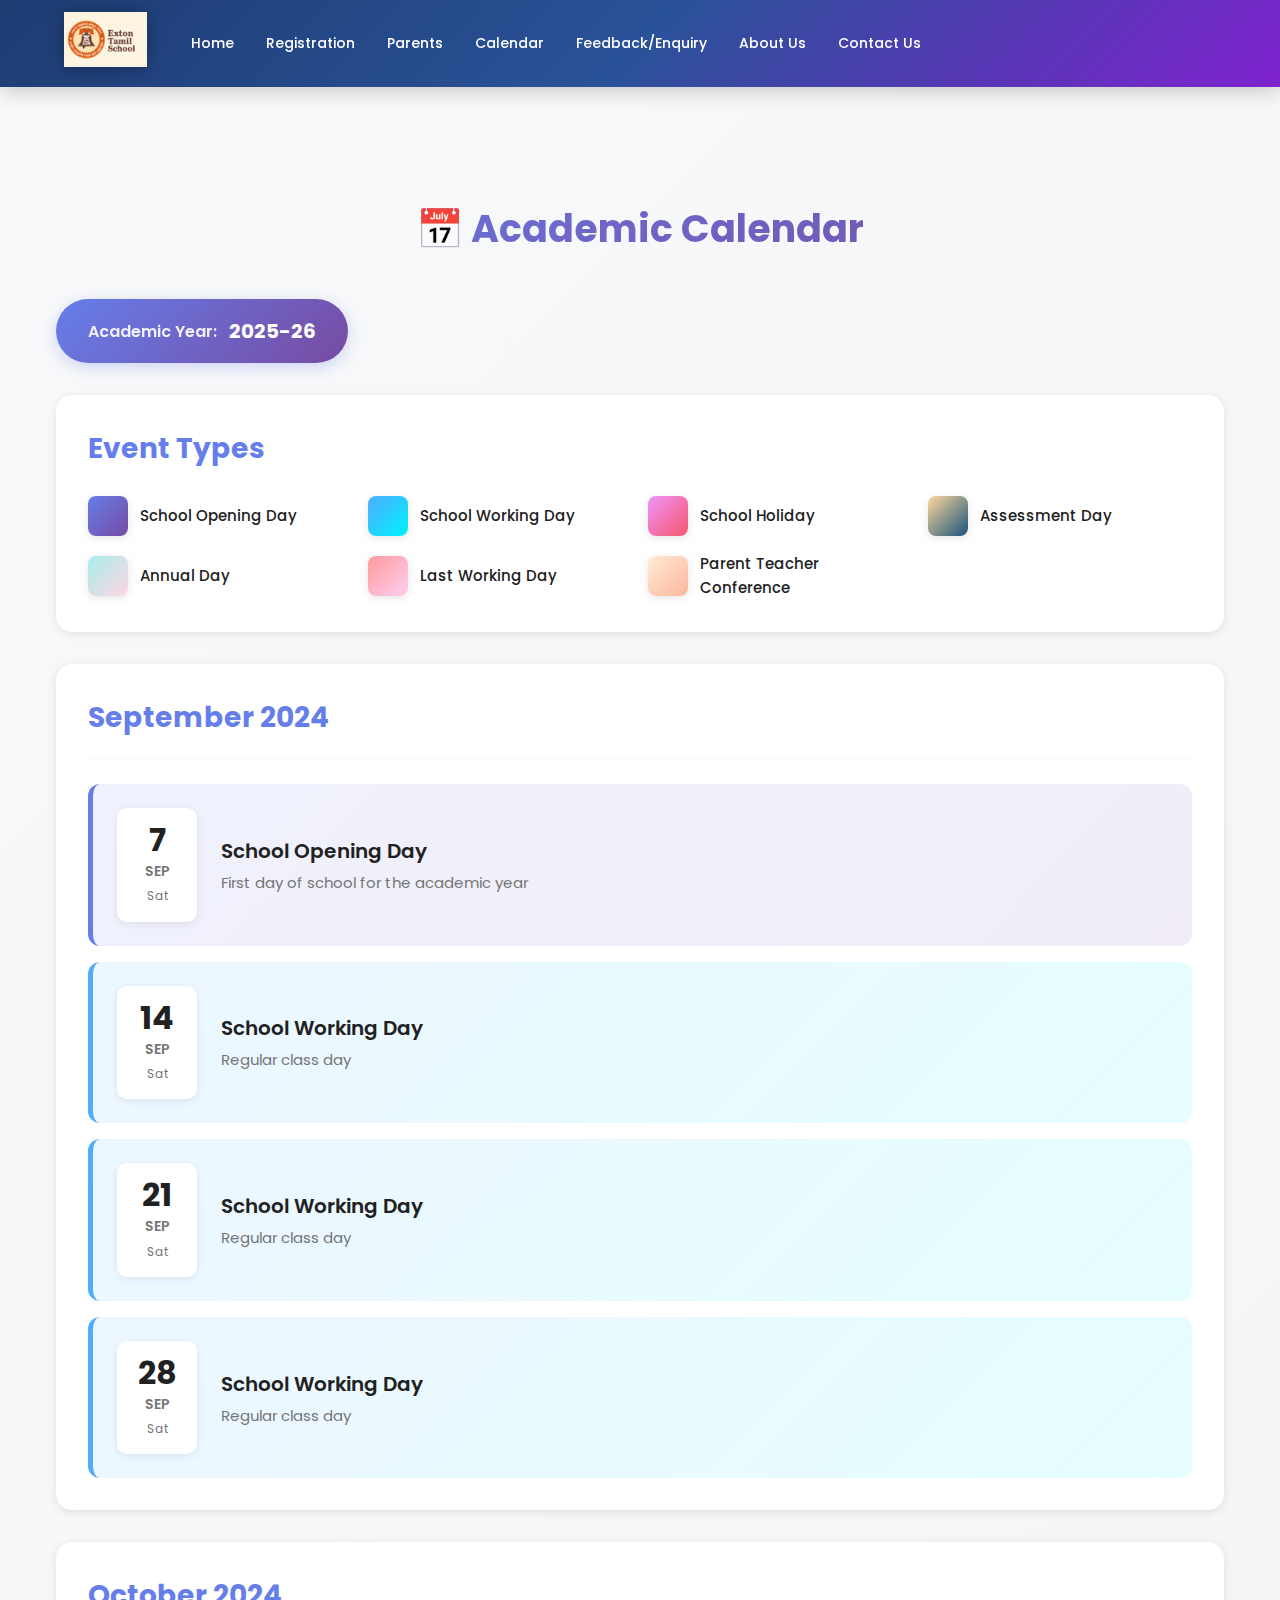
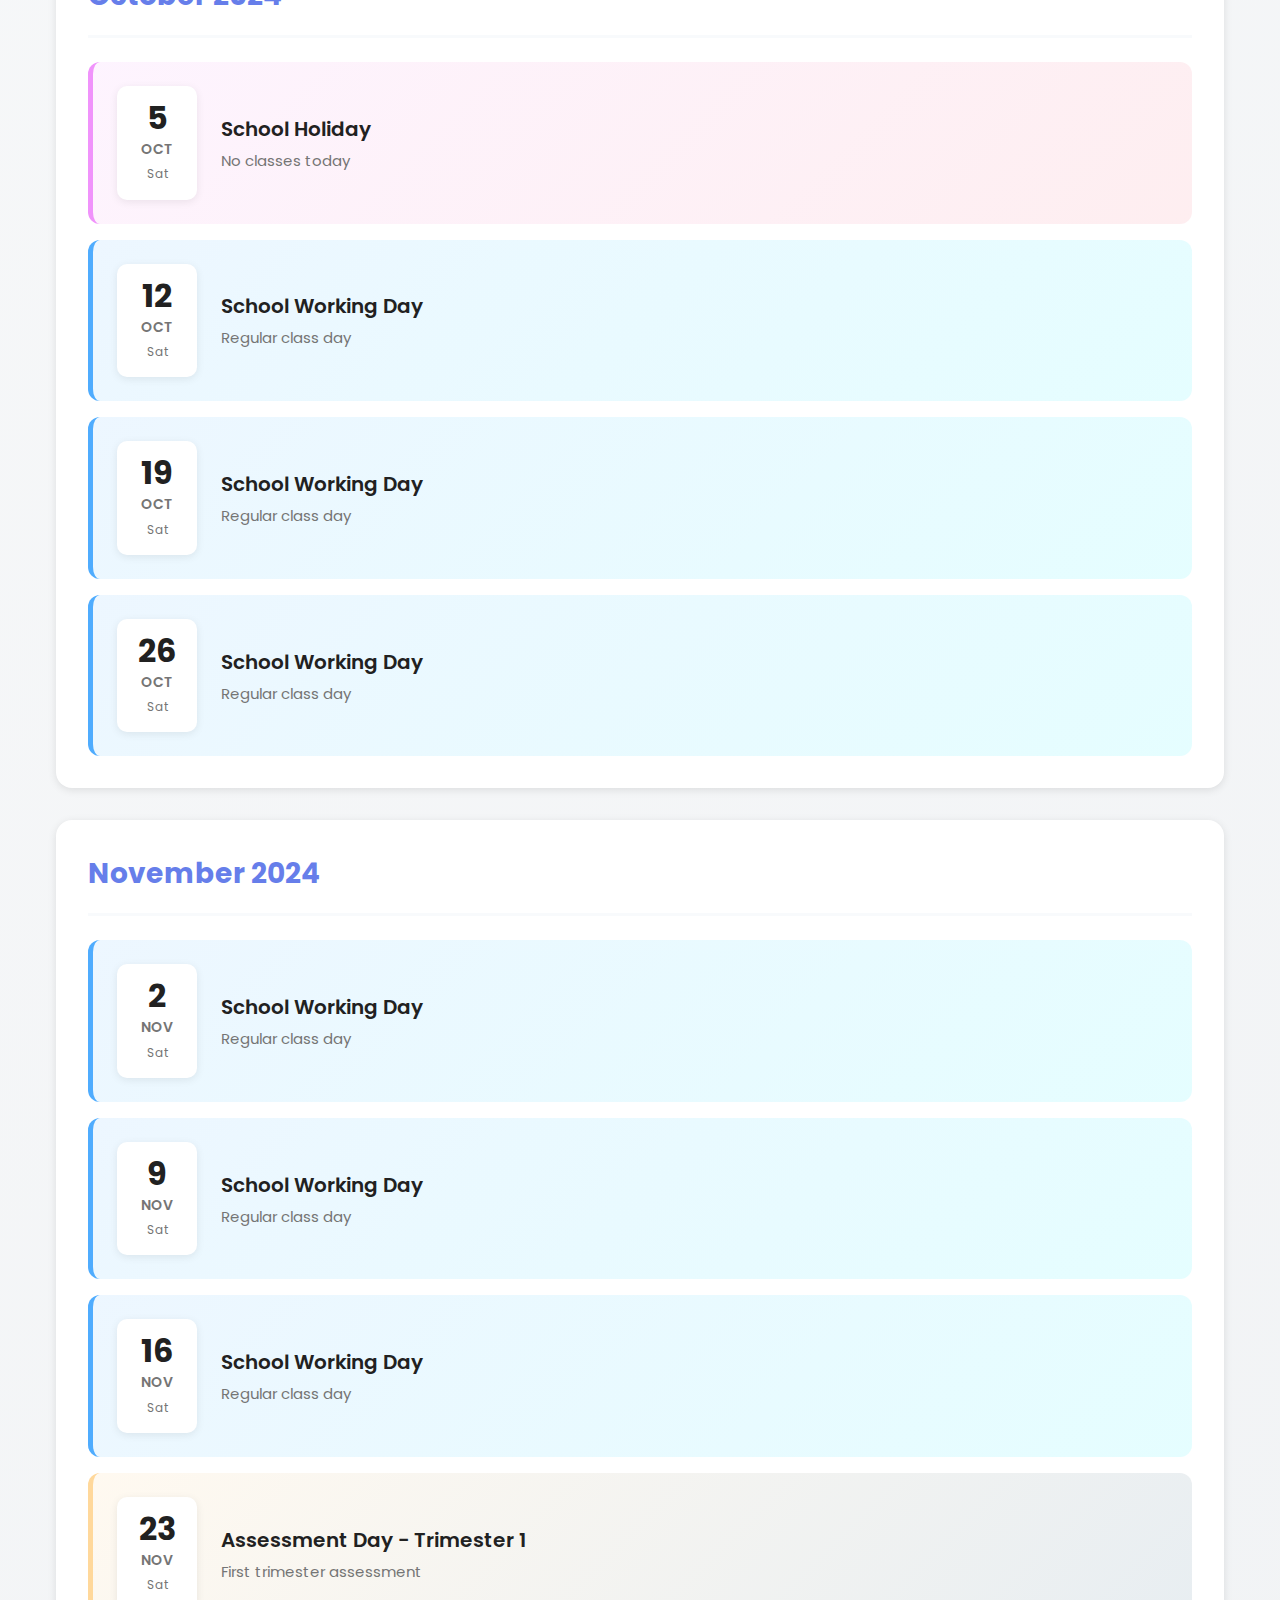
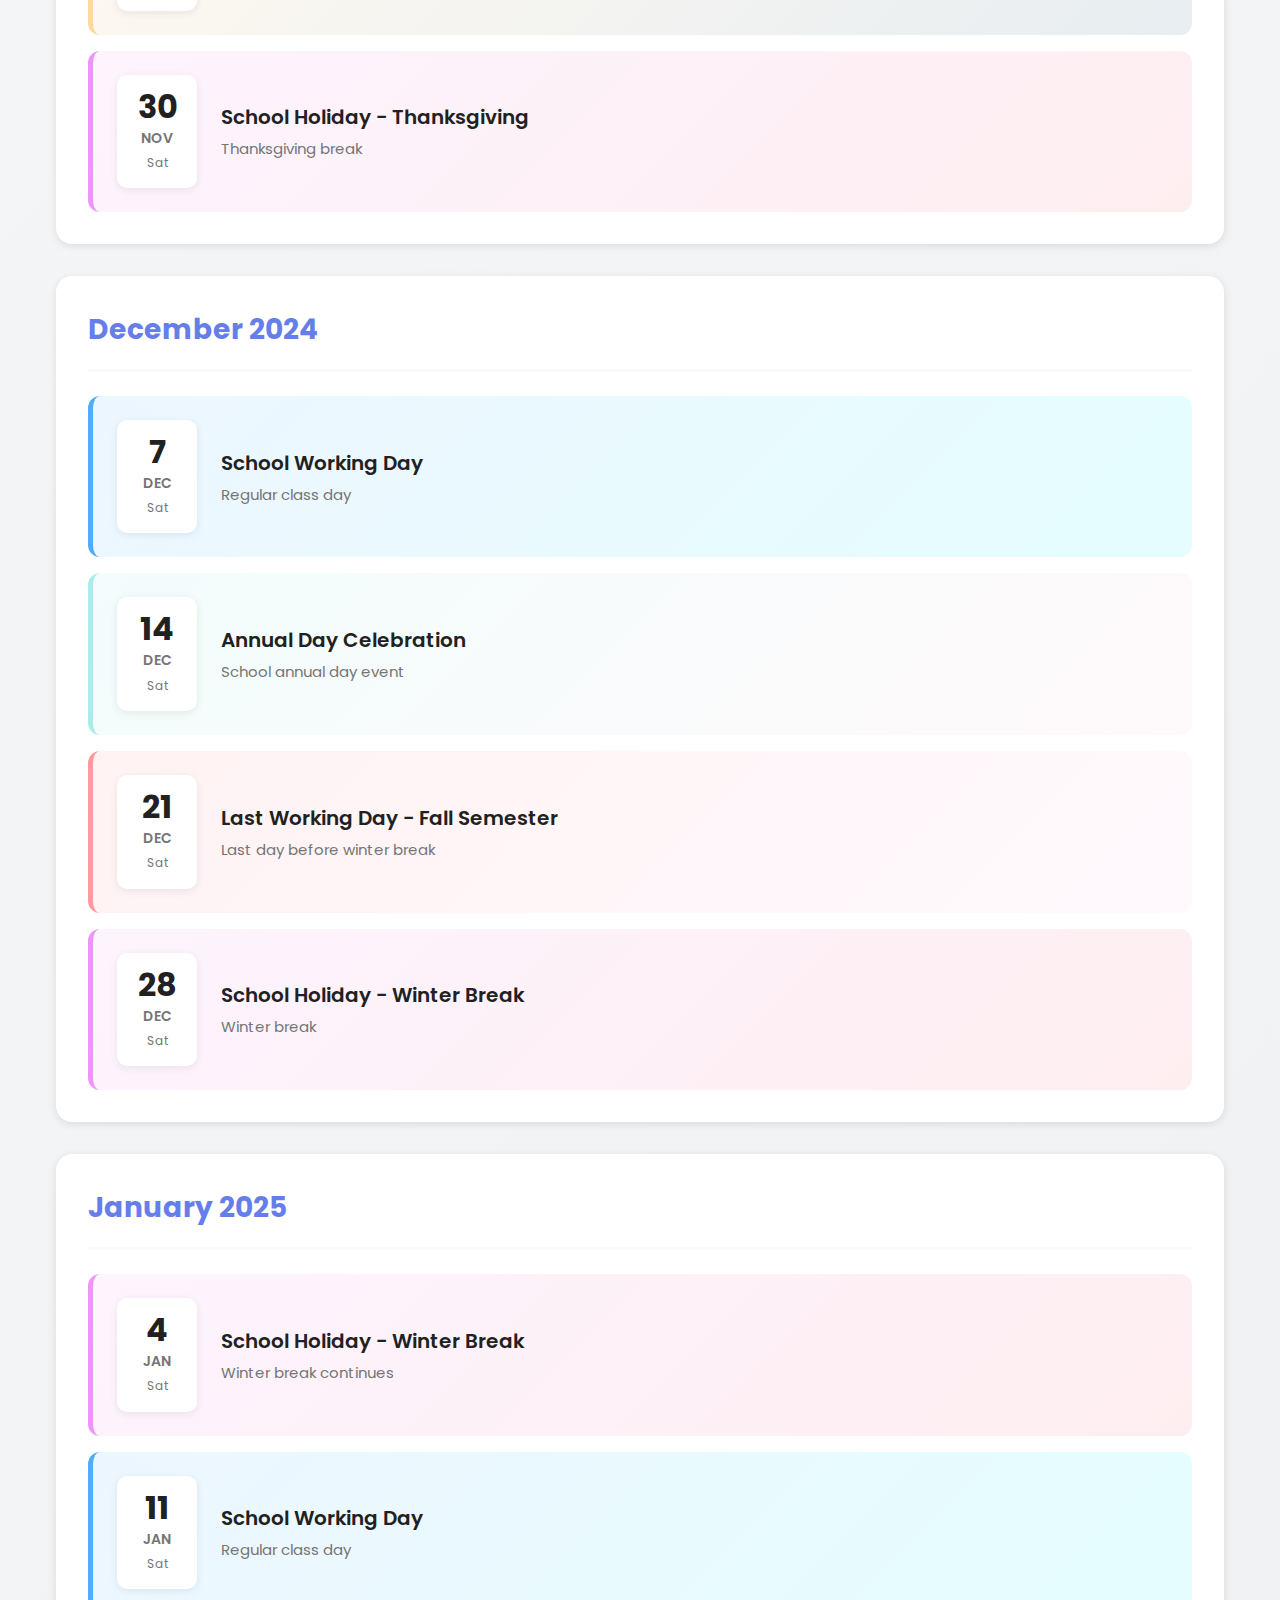
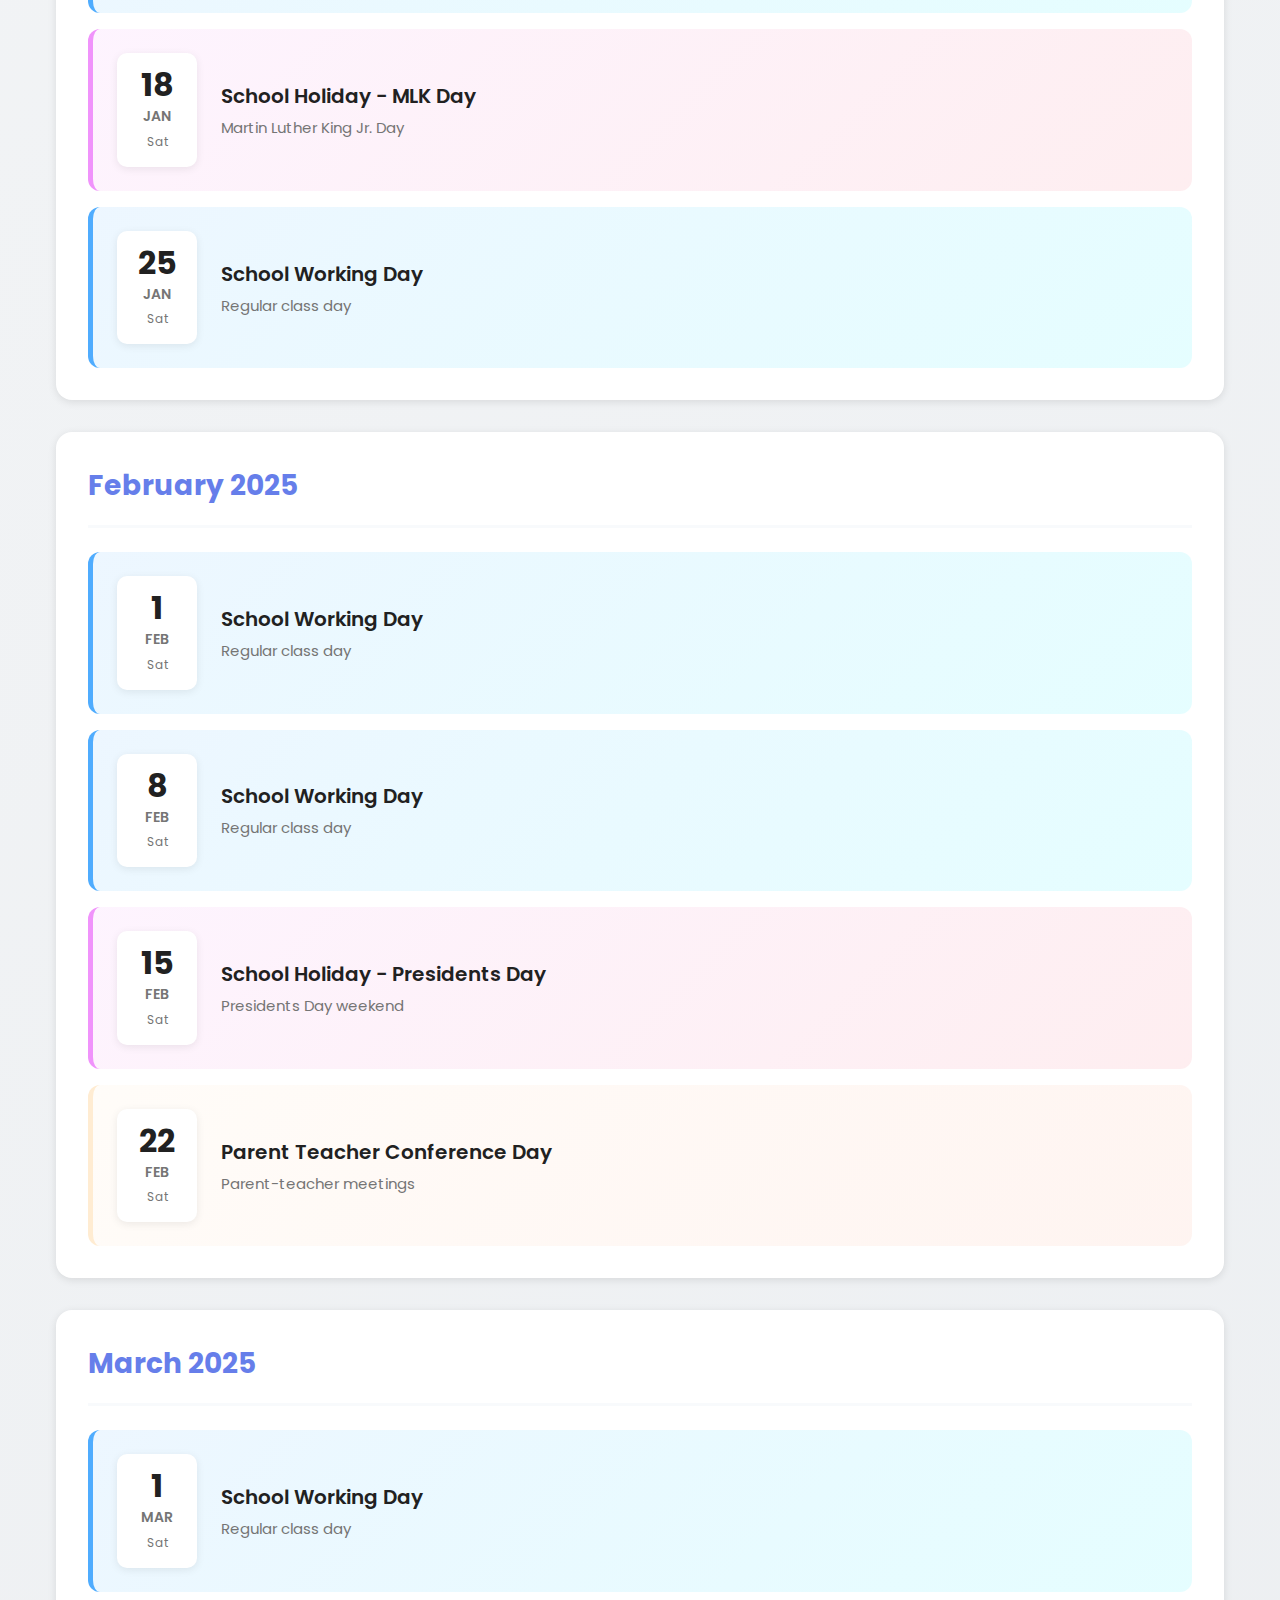
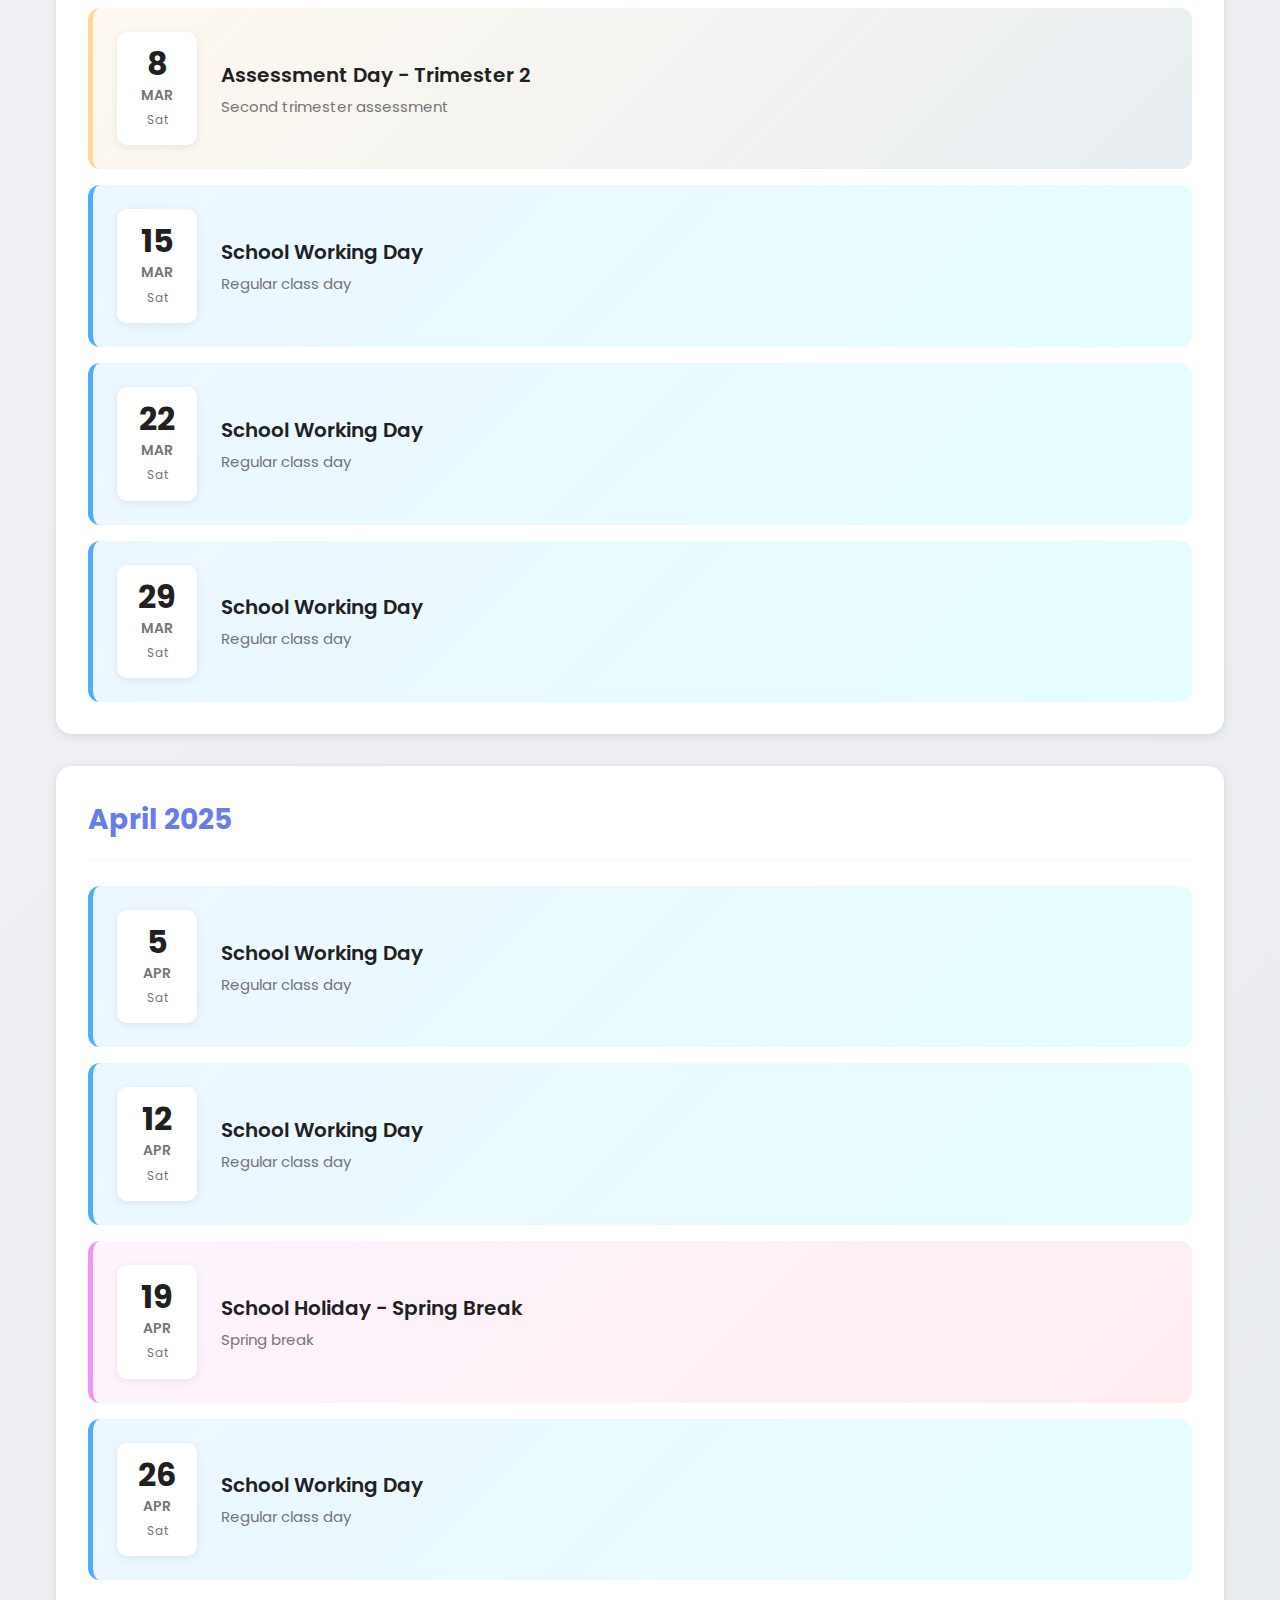
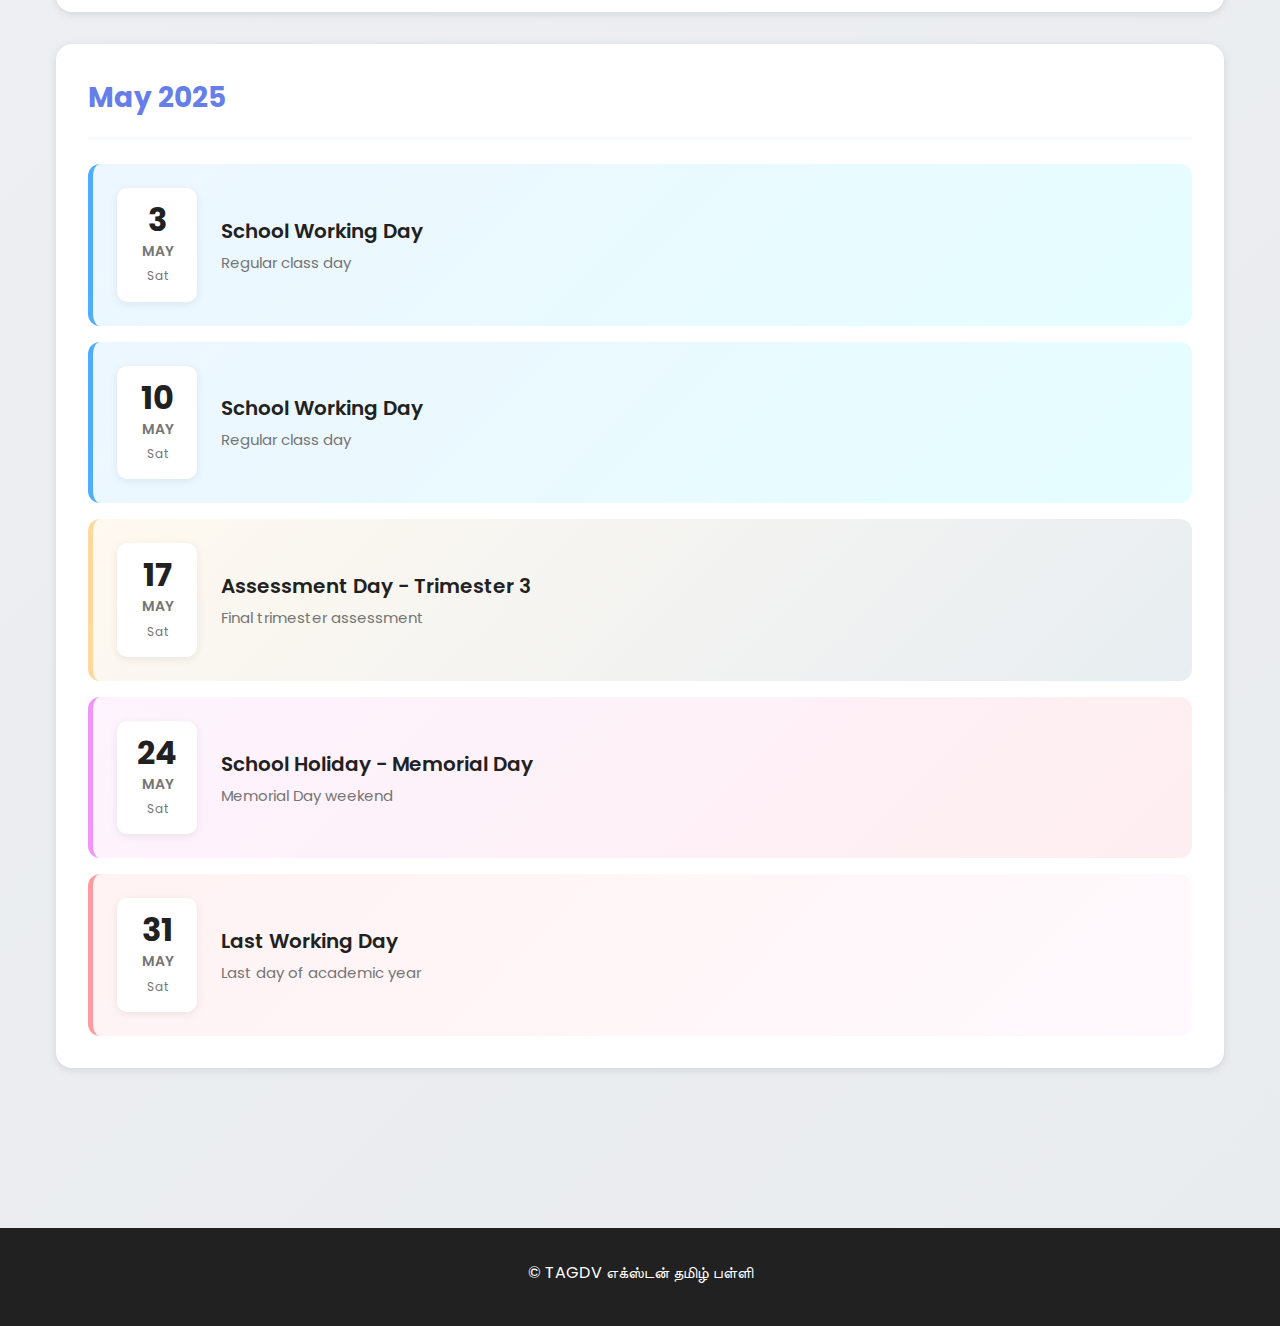
<file: Src/calendar.html>
<!doctype html>
<html lang="en">
  <head>
    <meta charset="UTF-8" />
    <link rel="icon" type="image/png" href="/images/icon.png" />
    <meta name="viewport" content="width=device-width, initial-scale=1.0" />
    <meta name="description" content="Academic Calendar - Exton Tamil Palli school events and important dates" />
    <title>Calendar - எக்ஸ்டன் தமிழ் பள்ளி</title>
    <link rel="preconnect" href="https://fonts.googleapis.com">
    <link rel="preconnect" href="https://fonts.gstatic.com" crossorigin>
    <link href="https://fonts.googleapis.com/css2?family=Poppins:wght@300;400;500;600;700&family=Noto+Sans+Tamil:wght@400;500;600;700&display=swap" rel="stylesheet">
    <link rel="stylesheet" href="/static/style.css" />
    <script src="/static/main.js" defer></script>
</head>
  <body>
    <!-- Header -->
    <header class="header">
      <div class="container">
        <div class="header-content">
          <div class="logo-section">
            <a href="/index.html">
              <img src="/images/etp-logo.png" alt="எக்ஸ்டன் தமிழ் பள்ளி" class="school-logo" width="55" height="55" loading="lazy">
            </a>
          </div>
          <button class="mobile-menu-toggle" aria-label="Toggle menu">
            <span></span>
            <span></span>
            <span></span>
          </button>
          <nav class="main-nav">
            <ul>
              <li><a href="/index.html#home">Home</a></li>
              <li><a href="/registration.html">Registration</a></li>
              <li class="has-dropdown">
                <a href="/index.html#parents">Parents</a>
                <ul class="dropdown">
                  <li><a href="/curriculum.html">Curriculum</a></li>
                  <li><a href="/faq.html">FAQ</a></li>
                  <li><a href="https://forms.office.com/r/JPiuNDsUTw" target="_blank">Leave Form</a></li>
                  <li><a href="/library.html">Library</a></li>
                  <li><a href="/tvaexams.html">TVA Exams</a></li>
                </ul>
              </li>
              <li><a href="/calendar.html" class="active">Calendar</a></li>
              <li><a href="https://forms.office.com/r/ZJF0rVi9As" target="_blank">Feedback/Enquiry</a></li>
              <li class="has-dropdown">
                <a href="/index.html#about">About Us</a>
                <ul class="dropdown" id="team-years-menu">
                  <!-- Years will be loaded dynamically -->
                </ul>
              </li>
              <li><a href="/contactus.html">Contact Us</a></li>
            </ul>
          </nav>
        </div>
      </div>
    </header>

    <!-- Main Content -->
    <main class="main-content calendar-page">
      <div class="container">

        <!-- Calendar Section -->
        <section class="section calendar-section">
          <h1 class="page-title"><span class="emoji-icon">📅</span> Academic Calendar</h1>
          
          <!-- Academic Year -->
          <div class="academic-year-badge" id="academic-year">
            <span class="year-label">Academic Year:</span>
            <span class="year-value" id="year-value">Loading...</span>
          </div>

          <!-- Legend -->
          <div class="calendar-legend">
            <h2 class="section-heading">Event Types</h2>
            <div class="legend-grid">
              <div class="legend-item">
                <span class="legend-color" style="background: linear-gradient(135deg, #667eea 0%, #764ba2 100%);"></span>
                <span class="legend-label">School Opening Day</span>
              </div>
              <div class="legend-item">
                <span class="legend-color" style="background: linear-gradient(135deg, #4facfe 0%, #00f2fe 100%);"></span>
                <span class="legend-label">School Working Day</span>
              </div>
              <div class="legend-item">
                <span class="legend-color" style="background: linear-gradient(135deg, #f093fb 0%, #f5576c 100%);"></span>
                <span class="legend-label">School Holiday</span>
              </div>
              <div class="legend-item">
                <span class="legend-color" style="background: linear-gradient(135deg, #ffd89b 0%, #19547b 100%);"></span>
                <span class="legend-label">Assessment Day</span>
              </div>
              <div class="legend-item">
                <span class="legend-color" style="background: linear-gradient(135deg, #a8edea 0%, #fed6e3 100%);"></span>
                <span class="legend-label">Annual Day</span>
              </div>
              <div class="legend-item">
                <span class="legend-color" style="background: linear-gradient(135deg, #ff9a9e 0%, #fecfef 100%);"></span>
                <span class="legend-label">Last Working Day</span>
              </div>
              <div class="legend-item">
                <span class="legend-color" style="background: linear-gradient(135deg, #ffecd2 0%, #fcb69f 100%);"></span>
                <span class="legend-label">Parent Teacher Conference</span>
              </div>
            </div>
          </div>

          <!-- Calendar Events -->
          <div class="calendar-events" id="calendar-events">
            <!-- Events will be loaded dynamically -->
          </div>

        </section>

      </div>
    </main>

    <!-- Footer -->
    <footer class="footer">
      <div class="container">
        <div class="footer-content">
          <p>© TAGDV எக்ஸ்டன் தமிழ் பள்ளி</p>
        </div>
      </div>
    </footer>
  </body>
</html>
</file>
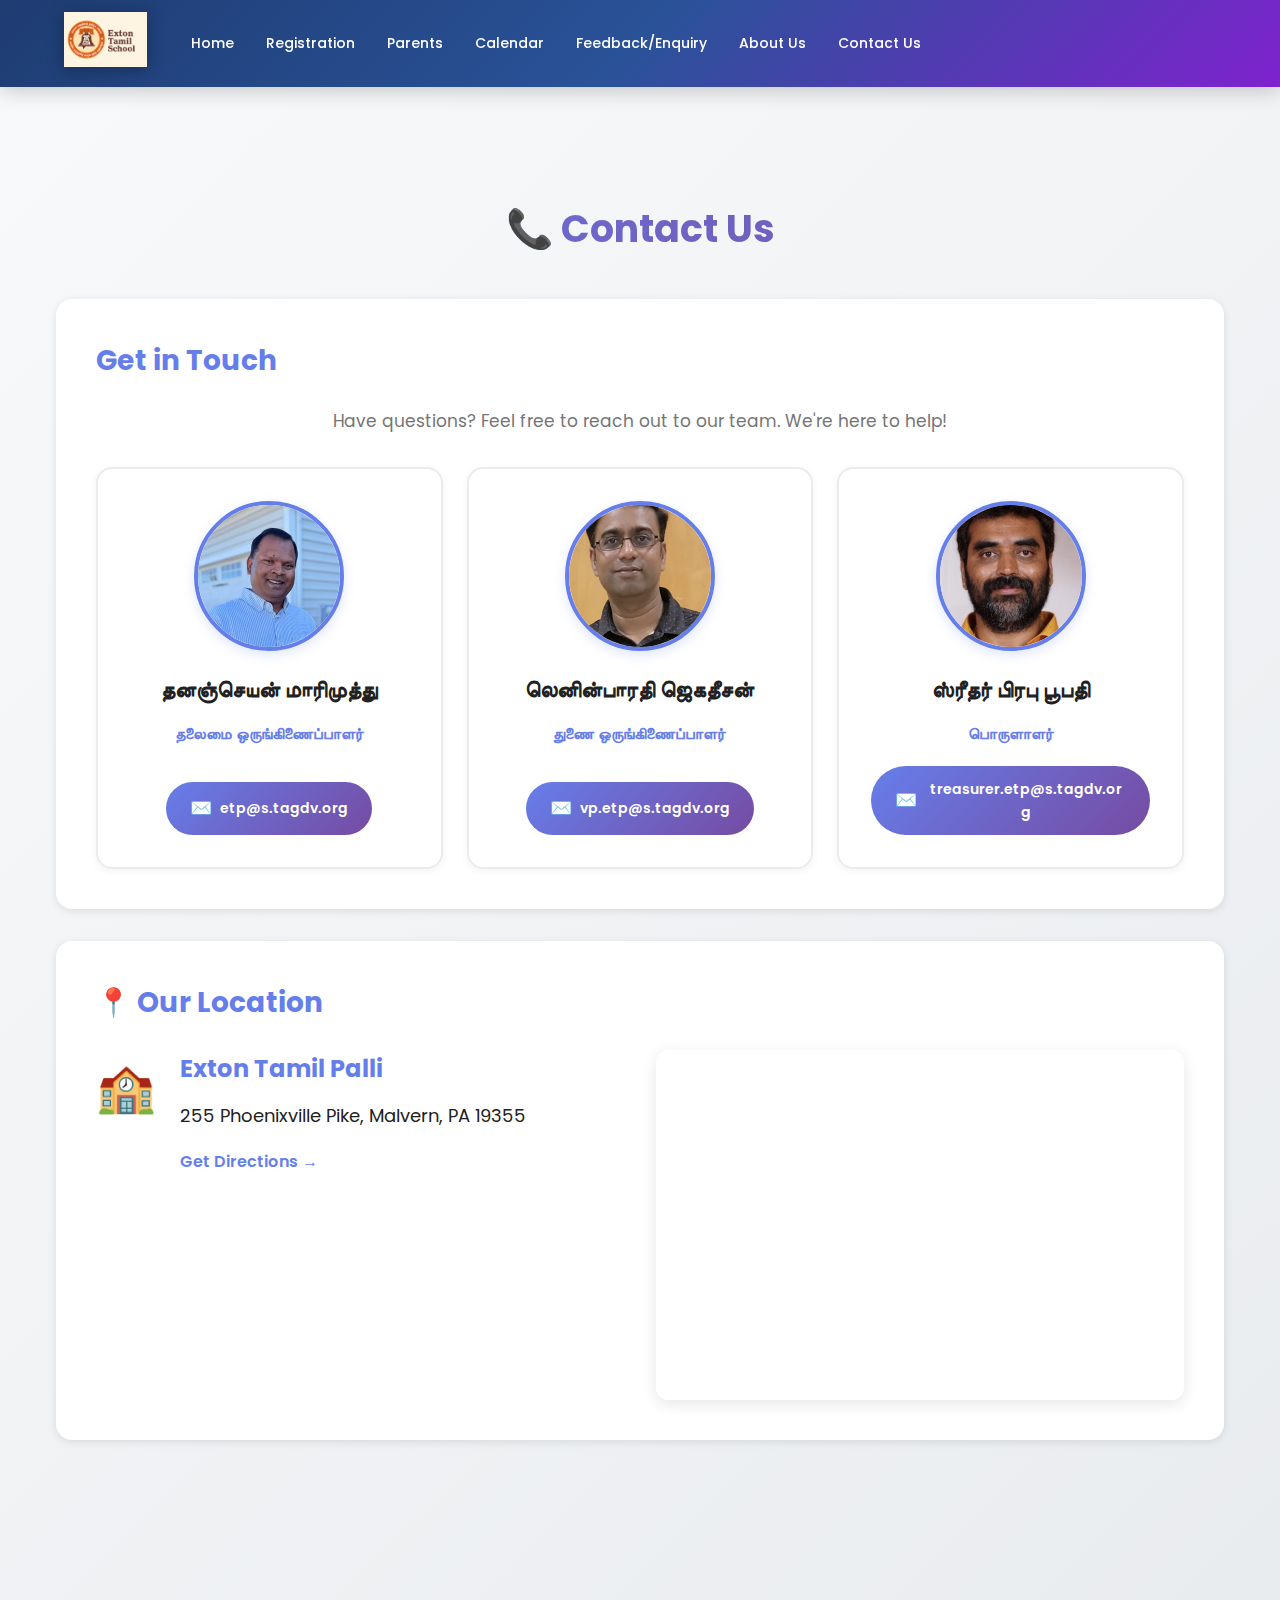
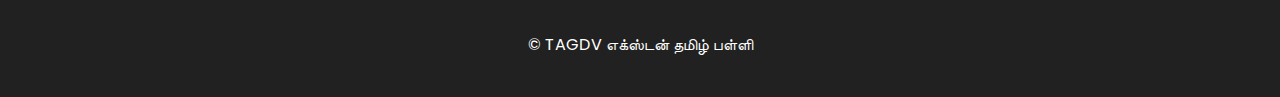
<file: Src/contactus.html>
<!doctype html>
<html lang="en">
  <head>
    <meta charset="UTF-8" />
    <link rel="icon" type="image/png" href="/images/icon.png" />
    <meta name="viewport" content="width=device-width, initial-scale=1.0" />
    <meta name="description" content="Contact Us - Get in touch with Exton Tamil Palli administration" />
    <title>Contact Us - எக்ஸ்டன் தமிழ் பள்ளி</title>
    <link rel="preconnect" href="https://fonts.googleapis.com">
    <link rel="preconnect" href="https://fonts.gstatic.com" crossorigin>
    <link href="https://fonts.googleapis.com/css2?family=Poppins:wght@300;400;500;600;700&family=Noto+Sans+Tamil:wght@400;500;600;700&display=swap" rel="stylesheet">
    <link rel="stylesheet" href="/static/style.css" />
    <script src="/static/main.js" defer></script>
</head>
  <body>
    <!-- Header -->
    <header class="header">
      <div class="container">
        <div class="header-content">
          <div class="logo-section">
            <a href="/index.html">
              <img src="/images/etp-logo.png" alt="எக்ஸ்டன் தமிழ் பள்ளி" class="school-logo" width="55" height="55" loading="lazy">
            </a>
          </div>
          <button class="mobile-menu-toggle" aria-label="Toggle menu">
            <span></span>
            <span></span>
            <span></span>
          </button>
          <nav class="main-nav">
            <ul>
              <li><a href="/index.html#home">Home</a></li>
              <li><a href="/registration.html">Registration</a></li>
              <li class="has-dropdown">
                <a href="/index.html#parents">Parents</a>
                <ul class="dropdown">
                  <li><a href="/curriculum.html">Curriculum</a></li>
                  <li><a href="/faq.html">FAQ</a></li>
                  <li><a href="https://forms.office.com/r/JPiuNDsUTw" target="_blank">Leave Form</a></li>
                  <li><a href="/library.html">Library</a></li>
                  <li><a href="/tvaexams.html">TVA Exams</a></li>
                </ul>
              </li>
              <li><a href="/calendar.html">Calendar</a></li>
              <li><a href="https://forms.office.com/r/ZJF0rVi9As" target="_blank">Feedback/Enquiry</a></li>
              <li class="has-dropdown">
                <a href="/index.html#about">About Us</a>
                <ul class="dropdown" id="team-years-menu">
                  <!-- Years will be loaded dynamically -->
                </ul>
              </li>
              <li><a href="/contactus.html" class="active">Contact Us</a></li>
            </ul>
          </nav>
        </div>
      </div>
    </header>

    <!-- Main Content -->
    <main class="main-content contact-us-page">
      <div class="container">

        <!-- Contact Us Section -->
        <section class="section contact-us-section">
          <h1 class="page-title"><span class="emoji-icon">📞</span> Contact Us</h1>
          
          <!-- Contact Cards -->
          <div class="contact-info-section">
            <h2 class="section-heading">Get in Touch</h2>
            <p class="section-description">Have questions? Feel free to reach out to our team. We're here to help!</p>
            
            <div class="contacts-grid" id="contacts-grid">
              <!-- Contacts will be loaded dynamically -->
            </div>
          </div>

          <!-- Location Section -->
          <div class="location-section">
            <h2 class="section-heading">📍 Our Location</h2>
            <div class="location-content">
              <div class="location-info">
                <div class="location-icon">🏫</div>
                <div class="location-details">
                  <h3>Exton Tamil Palli</h3>
                  <p class="address" id="location-address">Loading...</p>
                  <a href="#" class="directions-link" id="directions-link" target="_blank">
                    Get Directions →
                  </a>
                </div>
              </div>
              
              <div class="location-map" id="contact-map-container">
                <!-- Map will be loaded dynamically -->
              </div>
            </div>
          </div>

        </section>

      </div>
    </main>

    <!-- Footer -->
     <footer class="footer">
      <div class="container">
        <div class="footer-content">
          <p>© TAGDV எக்ஸ்டன் தமிழ் பள்ளி</p>
        </div>
      </div>
    </footer>
  </body>
</html>
</file>
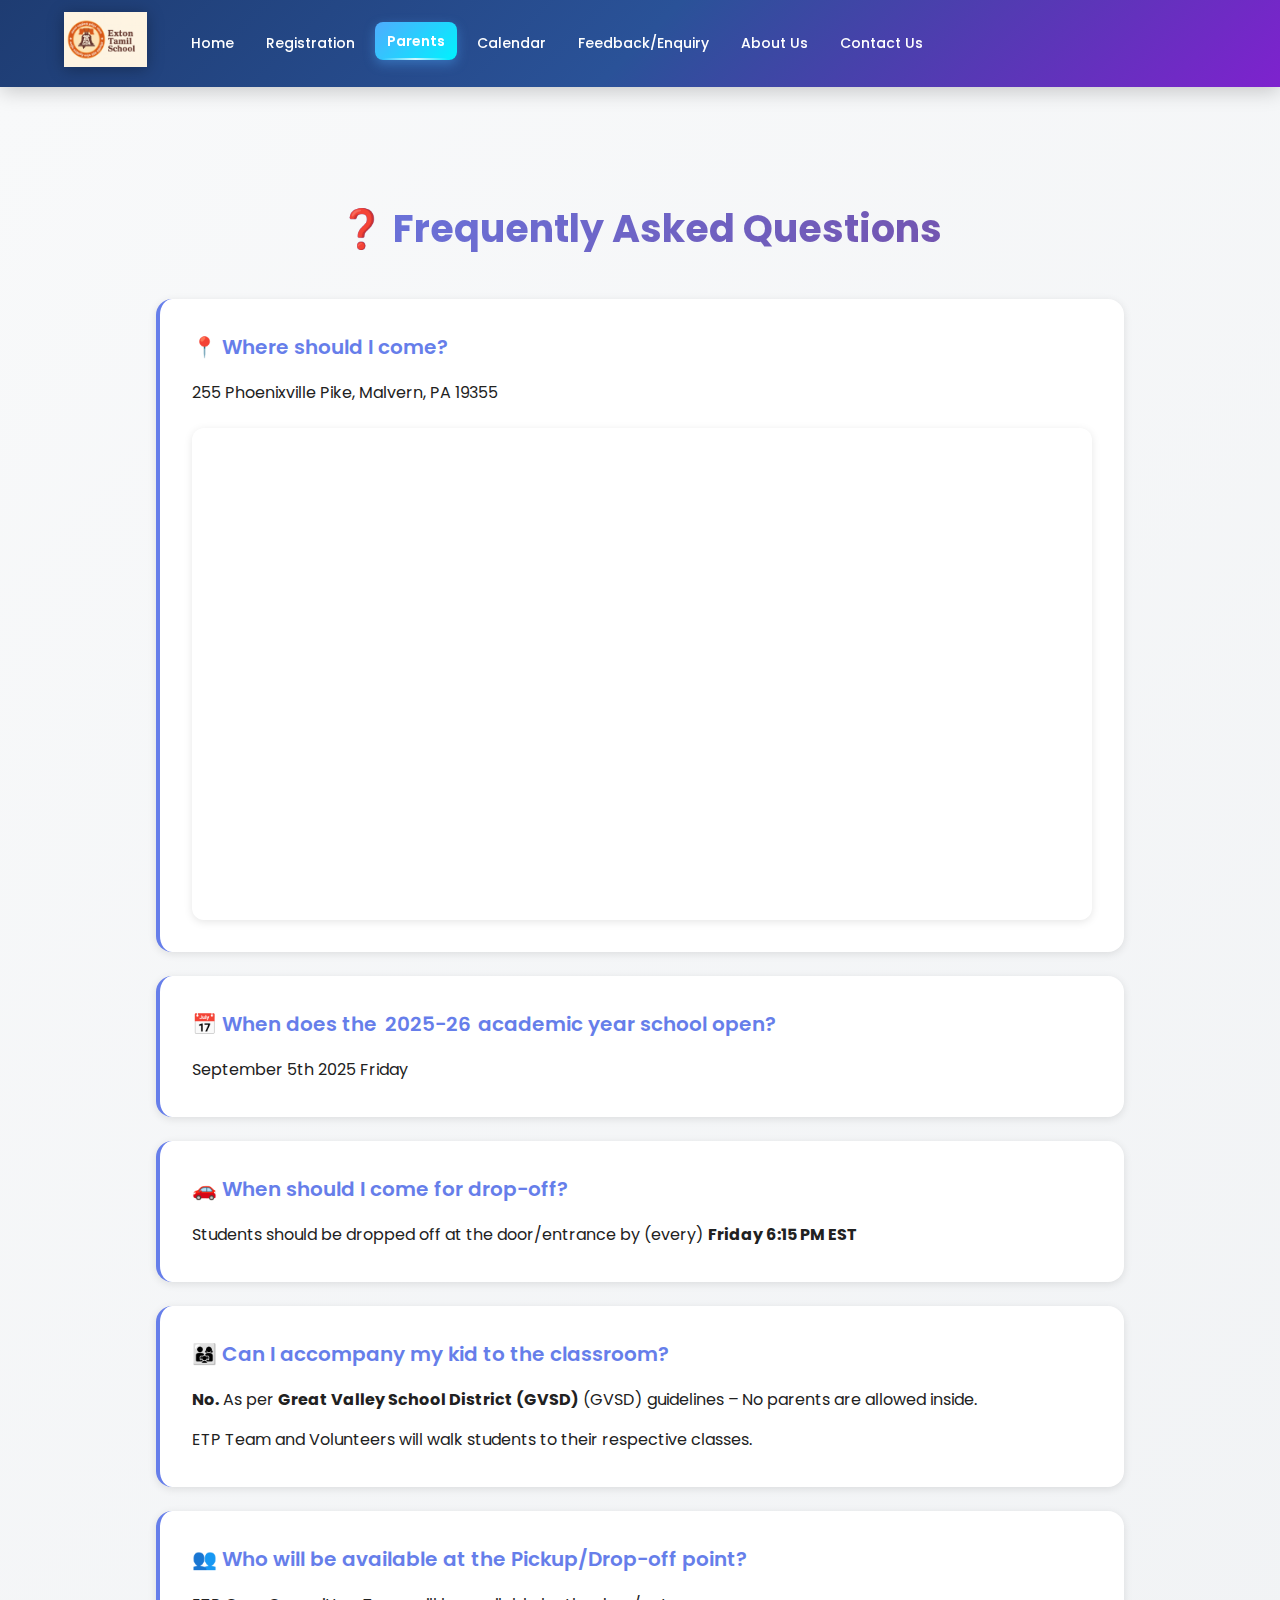
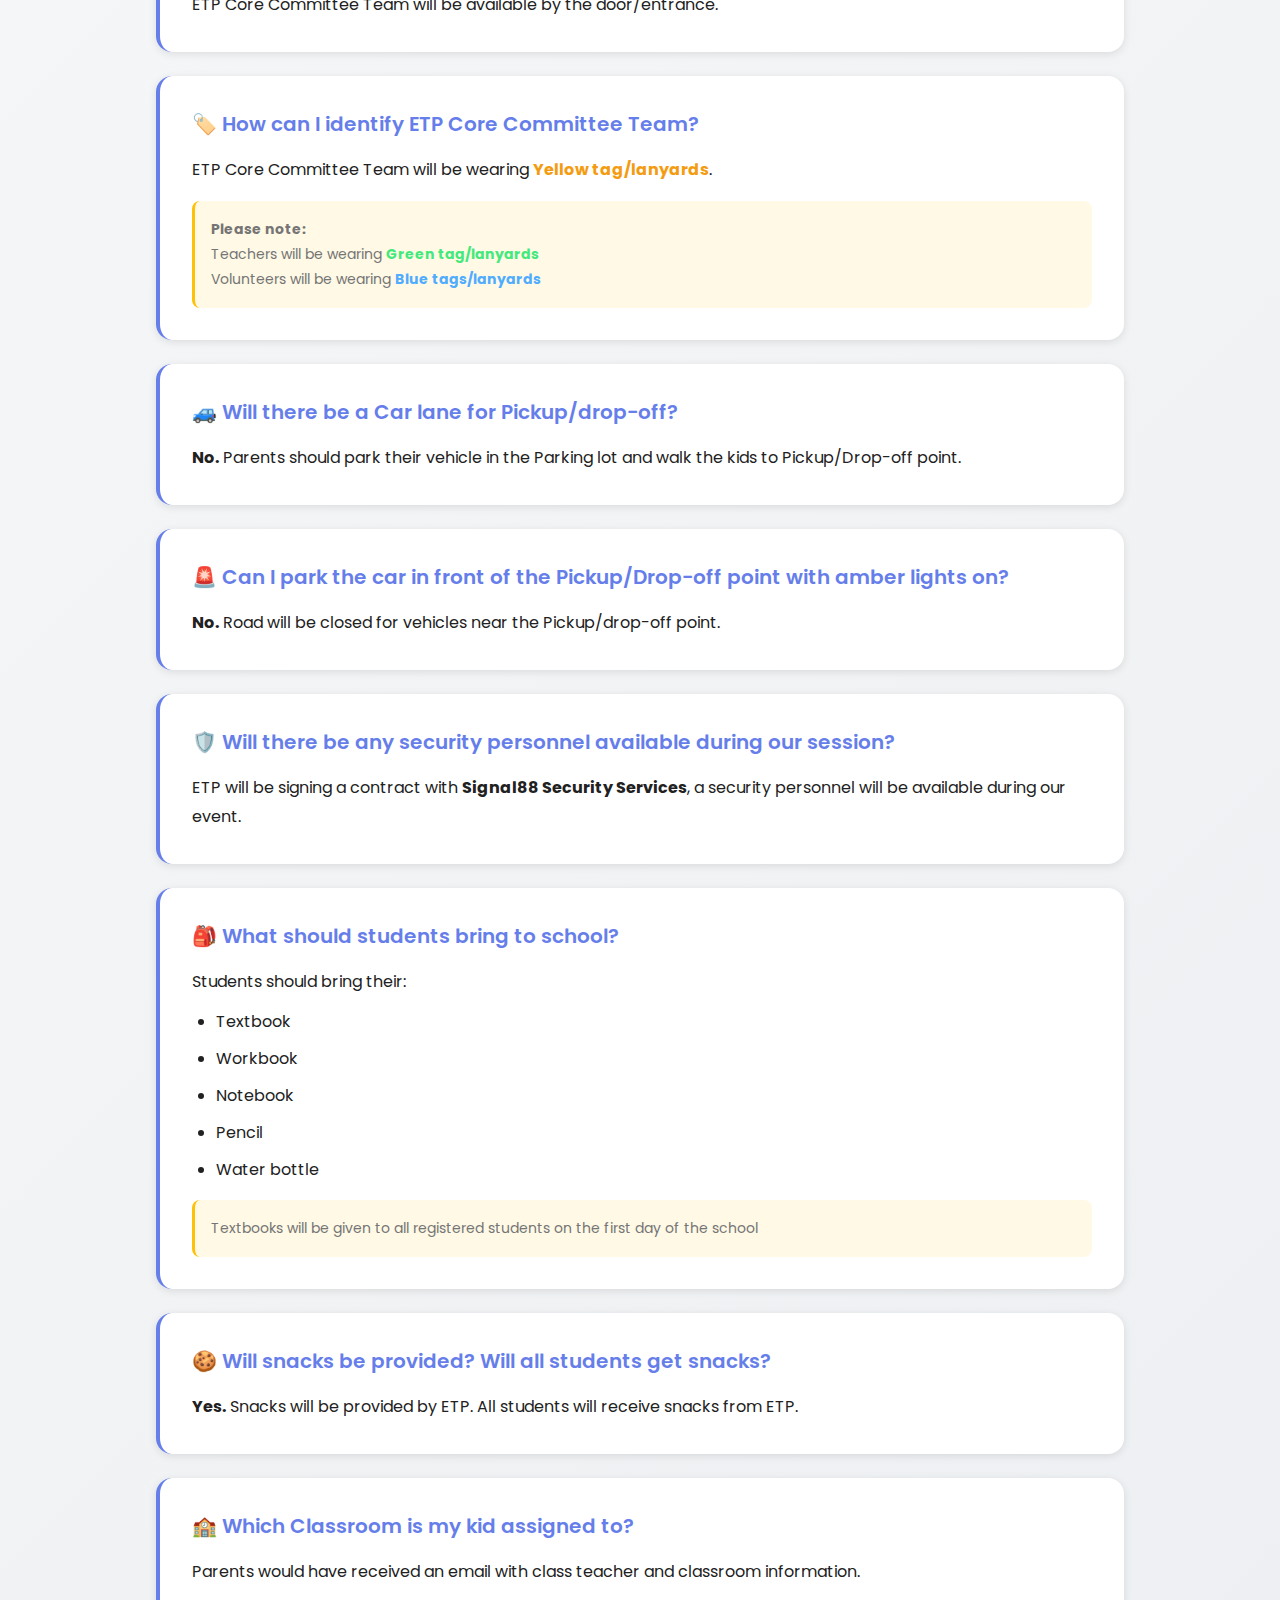
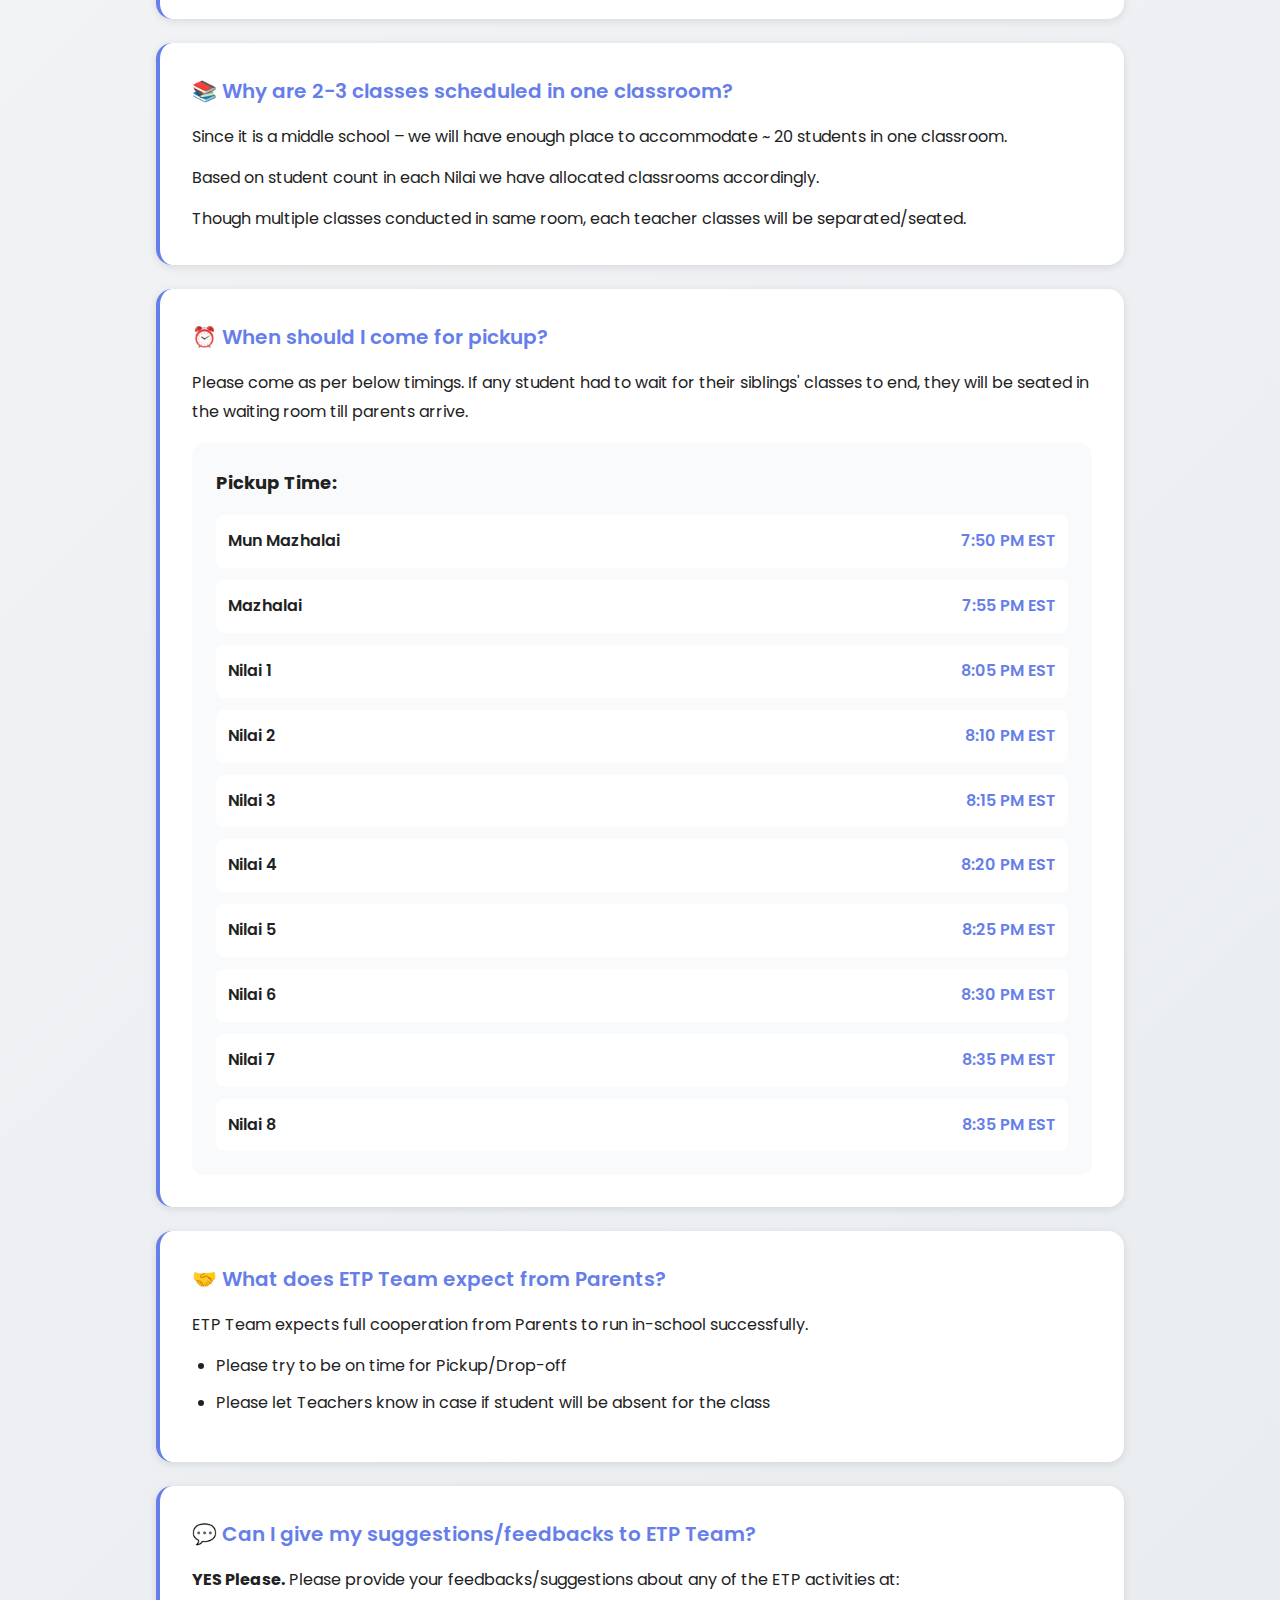
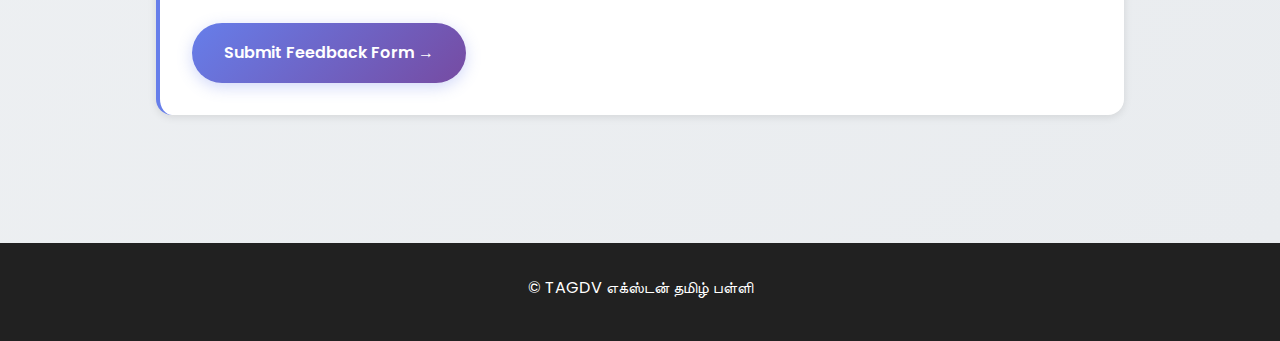
<file: Src/faq.html>
<!doctype html>
<html lang="en">
  <head>
    <meta charset="UTF-8" />
    <link rel="icon" type="image/png" href="/images/icon.png" />
    <meta name="viewport" content="width=device-width, initial-scale=1.0" />
    <meta name="description" content="Frequently Asked Questions - Exton Tamil Palli school information and policies" />
    <title>FAQ - எக்ஸ்டன் தமிழ் பள்ளி</title>
    <link rel="preconnect" href="https://fonts.googleapis.com">
    <link rel="preconnect" href="https://fonts.gstatic.com" crossorigin>
    <link href="https://fonts.googleapis.com/css2?family=Poppins:wght@300;400;500;600;700&family=Noto+Sans+Tamil:wght@400;500;600;700&display=swap" rel="stylesheet">
    <link rel="stylesheet" href="/static/style.css" />
    <script src="/static/main.js" defer></script>
</head>
  <body>
    <!-- Header -->
    <header class="header">
      <div class="container">
        <div class="header-content">
          <div class="logo-section">
            <a href="/index.html">
              <img src="/images/etp-logo.png" alt="எக்ஸ்டன் தமிழ் பள்ளி" class="school-logo" width="55" height="55" loading="lazy">
            </a>
          </div>
          <button class="mobile-menu-toggle" aria-label="Toggle menu">
            <span></span>
            <span></span>
            <span></span>
          </button>
          <nav class="main-nav">
            <ul>
              <li><a href="/index.html#home">Home</a></li>
              <li><a href="/registration.html">Registration</a></li>
              <li class="has-dropdown">
                <a href="/index.html#parents" class="active">Parents</a>
                <ul class="dropdown">
                  <li><a href="/curriculum.html">Curriculum</a></li>
                  <li><a href="/faq.html" class="active">FAQ</a></li>
                  <li><a href="https://forms.office.com/r/JPiuNDsUTw" target="_blank">Leave Form</a></li>
                  <li><a href="/library.html">Library</a></li>
                  <li><a href="/tvaexams.html">TVA Exams</a></li>
                </ul>
              </li>
              <li><a href="/calendar.html">Calendar</a></li>
              <li><a href="https://forms.office.com/r/ZJF0rVi9As" target="_blank">Feedback/Enquiry</a></li>
              <li class="has-dropdown">
                <a href="/index.html#about">About Us</a>
                <ul class="dropdown" id="team-years-menu">
                  <!-- Years will be loaded dynamically -->
                </ul>
              </li>
              <li><a href="/contactus.html">Contact Us</a></li>
            </ul>
          </nav>
        </div>
      </div>
    </header>

    <!-- Main Content -->
    <main class="main-content faq-page">
      <div class="container">

        <!-- FAQ Section -->
        <section class="section faq-section">
          <h1 class="page-title"><span class="emoji-icon">❓</span> Frequently Asked Questions</h1>
          
          <!-- Location FAQ -->
          <div class="faq-item">
            <h3 class="faq-question">📍 Where should I come?</h3>
            <div class="faq-answer">
              <p id="faq-location">Loading location...</p>
              <div class="map-container" style="margin-top: 20px;">
                <iframe 
                  src="https://www.google.com/maps/embed?pb=!1m18!1m12!1m3!1d3058.8844453698543!2d-75.5623!3d40.0357!2m3!1f0!2f0!3f0!3m2!1i1024!2i768!4f13.1!3m3!1m2!1s0x89c6934c2c5b9c1b%3A0x6e4c5b1c8a6c5b1c!2s255%20Phoenixville%20Pike%2C%20Malvern%2C%20PA%2019355!5e0!3m2!1sen!2sus!4v1620000000000!5m2!1sen!2sus"
                  width="100%"
                  height="350"
                  style="border:0;"
                  allowfullscreen=""
                  loading="lazy"
                  referrerpolicy="no-referrer-when-downgrade">
                </iframe>
              </div>
            </div>
          </div>

          <!-- Academic Year FAQ -->
          <div class="faq-item">
            <h3 class="faq-question">📅 When does the <span id="faq-academic-year"></span> academic year school open?</h3>
            <div class="faq-answer">
              <p id="school-opens-date">Loading date...</p>
            </div>
          </div>

          <!-- Drop-off Time FAQ -->
          <div class="faq-item">
            <h3 class="faq-question">🚗 When should I come for drop-off?</h3>
            <div class="faq-answer">
              <p>Students should be dropped off at the door/entrance by (every) <strong><span id="dropoff-day">Friday</span> <span id="dropoff-time">6:15 PM EST</span></strong></p>
            </div>
          </div>

          <!-- Accompany to Classroom FAQ -->
          <div class="faq-item">
            <h3 class="faq-question">👨‍👩‍👧 Can I accompany my kid to the classroom?</h3>
            <div class="faq-answer">
              <p><strong>No.</strong> As per <strong id="school-district">Great Valley School District</strong> (GVSD) guidelines – No parents are allowed inside.</p>
              <p>ETP Team and Volunteers will walk students to their respective classes.</p>
            </div>
          </div>

          <!-- Who at Pickup/Drop-off FAQ -->
          <div class="faq-item">
            <h3 class="faq-question">👥 Who will be available at the Pickup/Drop-off point?</h3>
            <div class="faq-answer">
              <p>ETP Core Committee Team will be available by the door/entrance.</p>
            </div>
          </div>

          <!-- Identify Team FAQ -->
          <div class="faq-item">
            <h3 class="faq-question">🏷️ How can I identify ETP Core Committee Team?</h3>
            <div class="faq-answer">
              <p>ETP Core Committee Team will be wearing <strong style="color: #f39c12;">Yellow tag/lanyards</strong>.</p>
              <p class="note">
                <strong>Please note:</strong><br>
                Teachers will be wearing <strong style="color: #43e97b;">Green tag/lanyards</strong><br>
                Volunteers will be wearing <strong style="color: #4facfe;">Blue tags/lanyards</strong>
              </p>
            </div>
          </div>

          <!-- Car Lane FAQ -->
          <div class="faq-item">
            <h3 class="faq-question">🚙 Will there be a Car lane for Pickup/drop-off?</h3>
            <div class="faq-answer">
              <p><strong>No.</strong> Parents should park their vehicle in the Parking lot and walk the kids to Pickup/Drop-off point.</p>
            </div>
          </div>

          <!-- Parking with Amber Lights FAQ -->
          <div class="faq-item">
            <h3 class="faq-question">🚨 Can I park the car in front of the Pickup/Drop-off point with amber lights on?</h3>
            <div class="faq-answer">
              <p><strong>No.</strong> Road will be closed for vehicles near the Pickup/drop-off point.</p>
            </div>
          </div>

          <!-- Security FAQ -->
          <div class="faq-item">
            <h3 class="faq-question">🛡️ Will there be any security personnel available during our session?</h3>
            <div class="faq-answer">
              <p>ETP will be signing a contract with <strong id="security-service">Signal88 Security Services</strong>, a security personnel will be available during our event.</p>
            </div>
          </div>

          <!-- What to Bring FAQ -->
          <div class="faq-item">
            <h3 class="faq-question">🎒 What should students bring to school?</h3>
            <div class="faq-answer">
              <p>Students should bring their:</p>
              <ul>
                <li>Textbook</li>
                <li>Workbook</li>
                <li>Notebook</li>
                <li>Pencil</li>
                <li>Water bottle</li>
              </ul>
              <p class="note" id="textbook-policy">Loading textbook policy...</p>
            </div>
          </div>

          <!-- Snacks FAQ -->
          <div class="faq-item">
            <h3 class="faq-question">🍪 Will snacks be provided? Will all students get snacks?</h3>
            <div class="faq-answer">
              <p><strong>Yes.</strong> Snacks will be provided by ETP. All students will receive snacks from ETP.</p>
            </div>
          </div>

          <!-- Classroom Assignment FAQ -->
          <div class="faq-item">
            <h3 class="faq-question">🏫 Which Classroom is my kid assigned to?</h3>
            <div class="faq-answer">
              <p>Parents would have received an email with class teacher and classroom information.</p>
            </div>
          </div>

          <!-- Multiple Classes FAQ -->
          <div class="faq-item">
            <h3 class="faq-question">📚 Why are 2-3 classes scheduled in one classroom?</h3>
            <div class="faq-answer">
              <p>Since it is a middle school – we will have enough place to accommodate ~ 20 students in one classroom.</p>
              <p>Based on student count in each Nilai we have allocated classrooms accordingly.</p>
              <p>Though multiple classes conducted in same room, each teacher classes will be separated/seated.</p>
            </div>
          </div>

          <!-- Pickup Time FAQ -->
          <div class="faq-item">
            <h3 class="faq-question">⏰ When should I come for pickup?</h3>
            <div class="faq-answer">
              <p>Please come as per below timings. If any student had to wait for their siblings' classes to end, they will be seated in the waiting room till parents arrive.</p>
              <div class="pickup-schedule">
                <h4>Pickup Time:</h4>
                <div id="pickup-schedule-list" class="schedule-list">
                  Loading schedule...
                </div>
              </div>
            </div>
          </div>

          <!-- Expectations FAQ -->
          <div class="faq-item">
            <h3 class="faq-question">🤝 What does ETP Team expect from Parents?</h3>
            <div class="faq-answer">
              <p>ETP Team expects full cooperation from Parents to run in-school successfully.</p>
              <ul>
                <li>Please try to be on time for Pickup/Drop-off</li>
                <li>Please let Teachers know in case if student will be absent for the class</li>
              </ul>
            </div>
          </div>

          <!-- Feedback FAQ -->
          <div class="faq-item">
            <h3 class="faq-question">💬 Can I give my suggestions/feedbacks to ETP Team?</h3>
            <div class="faq-answer">
              <p><strong>YES Please.</strong> Please provide your feedbacks/suggestions about any of the ETP activities at:</p>
              <a id="feedback-url" href="https://forms.office.com/r/ZJF0rVi9As" target="_blank" class="feedback-link">Submit Feedback Form →</a>
            </div>
          </div>

        </section>

      </div>
    </main>

    <!-- Footer -->
    <footer class="footer">
      <div class="container">
        <div class="footer-content">
          <p>© TAGDV எக்ஸ்டன் தமிழ் பள்ளி</p>
        </div>
      </div>
    </footer>
  </body>
</html>
</file>
<file: static/style.css>
* {
  margin: 0;
  padding: 0;
  box-sizing: border-box;
}

:root {
  --primary-color: #1e88e5;
  --secondary-color: #1565c0;
  --accent-color: #00acc1;
  --orange-accent: #ff6f00;
  --text-dark: #212121;
  --text-light: #757575;
  --background-light: #f8fafc;
  --white: #ffffff;
  --shadow: 0 2px 8px rgba(0, 0, 0, 0.1);
  --shadow-hover: 0 4px 16px rgba(0, 0, 0, 0.15);
  --spacing-unit: 8px;
}

body {
  font-family: 'Poppins', sans-serif;
  line-height: 1.6;
  color: var(--text-dark);
  background-color: var(--background-light);
  overflow-x: hidden;
}

/* Smooth scrolling */
html {
  scroll-behavior: smooth;
}

/* Animation utility classes */
.animate-on-scroll {
  opacity: 0;
  transform: translateY(30px);
  transition: opacity 0.8s ease, transform 0.8s ease;
}

.animate-on-scroll.animated {
  opacity: 1;
  transform: translateY(0);
}

.fade-in {
  animation: fadeIn 0.6s ease forwards;
}

.slide-in-left {
  animation: slideInLeft 0.7s ease forwards;
}

.slide-in-right {
  animation: slideInRight 0.7s ease forwards;
}

.scale-in {
  animation: scaleIn 0.5s ease forwards;
}

.container {
  max-width: 1200px;
  margin: 0 auto;
  padding: 0 calc(var(--spacing-unit) * 3);
}

.header {
  background: linear-gradient(135deg, #1e3c72 0%, #2a5298 50%, #7e22ce 100%);
  color: var(--white);
  padding: calc(var(--spacing-unit) * 1.5) 0;
  position: sticky;
  top: 0;
  z-index: 1000;
  box-shadow: 0 4px 20px rgba(0, 0, 0, 0.2);
  animation: slideDown 0.5s ease;
  backdrop-filter: blur(10px);
  transition: box-shadow 0.3s ease, transform 0.3s ease;
}

.header.scrolled {
  box-shadow: 0 6px 30px rgba(0, 0, 0, 0.3);
}

.header-content {
  display: flex;
  justify-content: flex-start;
  align-items: center;
  gap: calc(var(--spacing-unit) * 4);
}

.logo-section {
  display: flex;
  align-items: center;
  gap: calc(var(--spacing-unit) * 2);
  flex-shrink: 0;
}

.school-logo {
  height: 55px;
  width: auto;
  filter: drop-shadow(0 2px 8px rgba(0, 0, 0, 0.3));
  transition: transform 0.3s ease, filter 0.3s ease;
}

.school-logo:hover {
  transform: scale(1.05);
  filter: drop-shadow(0 3px 12px rgba(126, 34, 206, 0.4));
}

@keyframes logoFloat {
  0%, 100% { transform: translateY(0); }
  50% { transform: translateY(-5px); }
}


.mobile-menu-toggle {
  display: none;
  flex-direction: column;
  gap: 6px;
  background: none;
  border: none;
  cursor: pointer;
  padding: calc(var(--spacing-unit));
}

.mobile-menu-toggle span {
  width: 28px;
  height: 3px;
  background: var(--white);
  border-radius: 2px;
  transition: all 0.3s ease;
}

.main-nav {
  display: block;
  flex: 1;
}

.main-nav ul {
  display: flex;
  list-style: none;
  gap: calc(var(--spacing-unit) * 1);
  align-items: center;
  flex-wrap: wrap;
  margin: 0;
}

.main-nav a {
  color: var(--white);
  text-decoration: none;
  font-weight: 500;
  font-size: 14px;
  padding: calc(var(--spacing-unit) * 1) calc(var(--spacing-unit) * 1.5);
  border-radius: 8px;
  transition: all 0.3s ease;
  position: relative;
  white-space: nowrap;
  display: inline-flex;
  align-items: center;
}

.main-nav a.active {
  background: rgba(255, 255, 255, 0.2);
  font-weight: 600;
  box-shadow: 0 2px 8px rgba(0, 0, 0, 0.15), inset 0 0 0 1px rgba(255, 255, 255, 0.3);
}

.main-nav a.active::after {
  content: '';
  position: absolute;
  bottom: 0;
  left: 10%;
  right: 10%;
  height: 2px;
  background: linear-gradient(90deg, transparent, rgba(255, 255, 255, 0.8), transparent);
  border-radius: 2px;
}

.main-nav li:nth-child(1) a:hover,
.main-nav li:nth-child(1) a.active {
  background: linear-gradient(135deg, #667eea 0%, #764ba2 100%);
  transform: translateY(-2px);
  box-shadow: 0 4px 12px rgba(102, 126, 234, 0.4);
}

.main-nav li:nth-child(2) a:hover,
.main-nav li:nth-child(2) a.active {
  background: linear-gradient(135deg, #f093fb 0%, #f5576c 100%);
  transform: translateY(-2px);
  box-shadow: 0 4px 12px rgba(245, 87, 108, 0.4);
}

.main-nav li:nth-child(3) a:hover,
.main-nav li:nth-child(3) a.active {
  background: linear-gradient(135deg, #4facfe 0%, #00f2fe 100%);
  transform: translateY(-2px);
  box-shadow: 0 4px 12px rgba(79, 172, 254, 0.4);
}

.main-nav li:nth-child(4) a:hover,
.main-nav li:nth-child(4) a.active {
  background: linear-gradient(135deg, #43e97b 0%, #38f9d7 100%);
  transform: translateY(-2px);
  box-shadow: 0 4px 12px rgba(67, 233, 123, 0.4);
}

.main-nav li:nth-child(5) a:hover,
.main-nav li:nth-child(5) a.active {
  background: linear-gradient(135deg, #fa709a 0%, #fee140 100%);
  transform: translateY(-2px);
  box-shadow: 0 4px 12px rgba(250, 112, 154, 0.4);
}

.main-nav li:nth-child(6) a:hover,
.main-nav li:nth-child(6) a.active {
  background: linear-gradient(135deg, #30cfd0 0%, #330867 100%);
  transform: translateY(-2px);
  box-shadow: 0 4px 12px rgba(48, 207, 208, 0.4);
}

.main-nav li:nth-child(7) a:hover,
.main-nav li:nth-child(7) a.active {
  background: linear-gradient(135deg, #a8edea 0%, #fed6e3 100%);
  transform: translateY(-2px);
  box-shadow: 0 4px 12px rgba(168, 237, 234, 0.4);
}

.main-nav .has-dropdown {
  position: relative;
}

.main-nav .dropdown {
  position: absolute;
  top: 100%;
  left: 0;
  background: var(--white);
  min-width: auto;
  width: max-content;
  box-shadow: 0 8px 24px rgba(0, 0, 0, 0.15);
  border-radius: 16px;
  margin-top: calc(var(--spacing-unit) * 1.5);
  opacity: 0;
  visibility: hidden;
  transform: translateY(-10px);
  transition: all 0.3s ease;
  overflow: hidden;
  border: 1px solid rgba(102, 126, 234, 0.1);
}

.main-nav .has-dropdown:hover .dropdown {
  opacity: 1;
  visibility: visible;
  transform: translateY(0);
}

.main-nav .dropdown li {
  display: block;
}

.main-nav .dropdown a {
  display: block;
  color: var(--text-dark);
  padding: calc(var(--spacing-unit) * 1.5) calc(var(--spacing-unit) * 2);
  border-radius: 0;
  transition: all 0.3s ease;
  position: relative;
  white-space: nowrap;
}

.main-nav .dropdown a::before {
  content: '';
  position: absolute;
  left: 0;
  top: 0;
  height: 100%;
  width: 4px;
  background: linear-gradient(135deg, #667eea 0%, #764ba2 100%);
  transform: scaleY(0);
  transition: transform 0.3s ease;
}

.main-nav .dropdown a:hover {
  background: linear-gradient(135deg, rgba(102, 126, 234, 0.08) 0%, rgba(118, 75, 162, 0.08) 100%);
  transform: translateX(8px);
  color: #667eea;
}

.main-nav .dropdown a:hover::before {
  transform: scaleY(1);
}

.main-nav .dropdown a.active {
  background: linear-gradient(135deg, rgba(102, 126, 234, 0.15) 0%, rgba(118, 75, 162, 0.15) 100%);
  color: #667eea;
  font-weight: 600;
  border-radius: 12px;
}

.main-nav .dropdown a.active::before {
  transform: scaleY(1);
}

.main-nav .dropdown li:first-child a {
  border-radius: 16px 16px 0 0;
}

.main-nav .dropdown li:last-child a {
  border-radius: 0 0 16px 16px;
}

.hero {
  /* Clean blue gradient theme */
  background: linear-gradient(135deg, 
    #1e3c72 0%, 
    #2a5298 25%, 
    #3d6cb9 50%, 
    #4facfe 75%, 
    #667eea 100%);
  background-size: 200% 200%;
  color: var(--white);
  padding: calc(var(--spacing-unit) * 15) 0;
  position: relative;
  text-align: center;
  overflow: hidden;
  animation: gradientShift 15s ease infinite;
}

.hero-overlay {
  position: absolute;
  inset: 0;
  background: 
    radial-gradient(circle at 70% 30%, rgba(102,126,234,0.25), transparent 50%),
    radial-gradient(circle at 30% 70%, rgba(79,172,254,0.2), transparent 50%),
    linear-gradient(135deg, rgba(30,60,114,0.6) 0%, rgba(42,82,152,0.55) 40%, rgba(79,172,254,0.5) 100%);
  mix-blend-mode: soft-light;
  pointer-events: none;
}

.hero::before {
  content: '';
  position: absolute;
  inset: 0;
  background-image: 
    radial-gradient(2px 2px at 20% 30%, white, transparent),
    radial-gradient(2px 2px at 60% 70%, white, transparent),
    radial-gradient(1px 1px at 50% 50%, white, transparent),
    radial-gradient(1px 1px at 80% 10%, white, transparent),
    radial-gradient(2px 2px at 90% 60%, white, transparent),
    radial-gradient(1px 1px at 33% 85%, white, transparent),
    radial-gradient(1px 1px at 15% 70%, white, transparent);
  background-size: 200% 200%;
  background-position: 0% 0%;
  animation: particleFloat 20s ease-in-out infinite;
  opacity: 0.4;
  pointer-events: none;
}

.hero::after {
  content: '';
  position: absolute;
  inset: 0;
  background: radial-gradient(circle at var(--mouse-x, 50%) var(--mouse-y, 50%), rgba(255,255,255,0.15) 0%, transparent 25%);
  opacity: 0;
  transition: opacity 0.3s ease;
  pointer-events: none;
}

.hero:hover::after {
  opacity: 1;
}

.hero-content {
  position: relative;
  z-index: 1;
  max-width: 880px;
  margin: 0 auto;
  padding: calc(var(--spacing-unit) * 6) calc(var(--spacing-unit) * 4);
  background: linear-gradient(145deg, rgba(255,255,255,0.16) 0%, rgba(102,126,234,0.08) 100%);
  backdrop-filter: blur(14px) saturate(150%);
  -webkit-backdrop-filter: blur(14px) saturate(150%);
  border: 1px solid rgba(102,126,234,0.3);
  border-radius: 32px;
  box-shadow: 0 8px 48px -12px rgba(30,60,114,0.5), 0 0 0 1px rgba(255,255,255,0.1) inset;
  transform: translateY(0);
  transition: transform 0.3s ease, box-shadow 0.3s ease;
  animation: heroContentEntry 1s ease-out;
}

.hero-content:hover {
  transform: translateY(-5px);
  box-shadow: 0 12px 60px -12px rgba(30,60,114,0.6), 0 0 0 1px rgba(255,255,255,0.15) inset;
}

.hero-title {
  font-size: 54px;
  font-weight: 700;
  margin-bottom: calc(var(--spacing-unit) * 3);
  line-height: 1.15;
  background: linear-gradient(90deg, #fff 0%, #d4e7ff 35%, #a8c8ff 60%, #fff 100%);
  background-size: 200% auto;
  -webkit-background-clip: text;
  -webkit-text-fill-color: transparent;
  background-clip: text;
  text-shadow: 0 4px 18px rgba(30,60,114,0.5);
  animation: fadeInUp 0.8s ease, titleShine 3s linear infinite;
  position: relative;
  filter: drop-shadow(0 0 20px rgba(102,126,234,0.4));
}

.hero-title::after {
  content: '';
  position: absolute;
  left: 50%;
  bottom: -16px;
  width: 140px;
  height: 6px;
  background: linear-gradient(90deg, rgba(255,255,255,0) 0%, #a8c8ff 20%, #667eea 50%, #a8c8ff 80%, rgba(255,255,255,0) 100%);
  transform: translateX(-50%);
  border-radius: 50px;
  box-shadow: 0 2px 12px rgba(102,126,234,0.6);
  animation: bannerGlow 2.8s ease-in-out infinite;
}

.hero-subtitle {
  font-size: 22px;
  margin-bottom: calc(var(--spacing-unit) * 4);
  opacity: 0.95;
  animation: fadeInUp 1s ease;
}

.cta-button {
  display: inline-block;
  background: linear-gradient(110deg, #1e3c72 0%, #2a5298 45%, #4facfe 100%);
  color: var(--white);
  padding: calc(var(--spacing-unit) * 2.25) calc(var(--spacing-unit) * 4.75);
  border-radius: 14px;
  text-decoration: none;
  font-weight: 600;
  font-size: 19px;
  letter-spacing: 0.5px;
  box-shadow: 0 6px 28px -6px rgba(30,60,114,0.6);
  transition: all 0.35s cubic-bezier(.16,.84,.44,1);
  animation: fadeInUp 1.2s ease, ctaPulse 2s ease-in-out infinite;
  position: relative;
  overflow: hidden;
  cursor: pointer;
}

.cta-button:hover {
  transform: translateY(-6px) scale(1.05);
  box-shadow: 0 10px 42px -10px rgba(30,60,114,0.7), 0 0 0 0 rgba(79,172,254,0.7);
  background: linear-gradient(110deg, #2a5298 0%, #4facfe 55%, #7ec8ff 100%);
  animation: fadeInUp 1.2s ease, ctaPulse 2s ease-in-out infinite, buttonShake 0.5s ease;
}

.cta-button::before {
  content: '';
  position: absolute;
  top: 50%;
  left: 50%;
  width: 0;
  height: 0;
  border-radius: 50%;
  background: rgba(255,255,255,0.4);
  transform: translate(-50%, -50%);
  transition: width 0.6s, height 0.6s;
}

.cta-button:hover::before {
  width: 300px;
  height: 300px;
}

.cta-button::after {
  content: '';
  position: absolute;
  inset: 0;
  background: linear-gradient(120deg, rgba(255,255,255,0.35), rgba(255,255,255,0));
  mix-blend-mode: overlay;
  opacity: 0;
  transition: opacity 0.35s ease;
}

.cta-button:hover::after { 
  opacity: 1; 
}

.cta-button:hover {
  transform: translateY(-6px) scale(1.05);
  box-shadow: 0 10px 42px -10px rgba(123,20,37,0.65), 0 0 0 0 rgba(255,147,64,0.7);
  background: linear-gradient(110deg, #c33d24 0%, #ff9340 55%, #ffc170 100%);
  animation: fadeInUp 1.2s ease, ctaPulse 2s ease-in-out infinite, buttonShake 0.5s ease;
}

.cta-button::before {
  content: '';
  position: absolute;
  top: 50%;
  left: 50%;
  width: 0;
  height: 0;
  border-radius: 50%;
  background: rgba(255,255,255,0.4);
  transform: translate(-50%, -50%);
  transition: width 0.6s, height 0.6s;
}

.cta-button:hover::before {
  width: 300px;
  height: 300px;
}

.cta-button::after {
  content: '';
  position: absolute;
  inset: 0;
  background: linear-gradient(120deg, rgba(255,255,255,0.35), rgba(255,255,255,0));
  mix-blend-mode: overlay;
  opacity: 0;
  transition: opacity 0.35s ease;
}

.cta-button:hover::after { 
  opacity: 1; 
}

@keyframes fadeInUp {
  from {
    opacity: 0;
    transform: translateY(30px);
  }
  to {
    opacity: 1;
    transform: translateY(0);
  }
}

.main-content {
  padding: calc(var(--spacing-unit) * 8) 0;
}

.section {
  margin-bottom: calc(var(--spacing-unit) * 8);
}

.announcements-section {
  background: var(--white);
  padding: calc(var(--spacing-unit) * 6);
  border-radius: 16px;
  box-shadow: var(--shadow);
}

.dropoff-info {
  background: linear-gradient(135deg, rgba(102, 126, 234, 0.05) 0%, rgba(118, 75, 162, 0.05) 100%);
  padding: calc(var(--spacing-unit) * 4);
  border-radius: 12px;
  border: 2px solid rgba(102, 126, 234, 0.2);
  text-align: center;
  max-width: 600px;
  margin: 0 auto;
}

.dropoff-info p {
  font-size: 22px;
  font-weight: 600;
  color: #5568d3;
  margin: 0;
}

.section-title {
  font-size: 32px;
  font-weight: 700;
  color: var(--text-dark);
  margin-bottom: calc(var(--spacing-unit) * 4);
  text-align: center;
}

.announcements-grid {
  display: grid;
  grid-template-columns: repeat(auto-fit, minmax(320px, 1fr));
  gap: calc(var(--spacing-unit) * 3);
}

.announcement-card {
  background: var(--white);
  padding: calc(var(--spacing-unit) * 3);
  border-radius: 12px;
  box-shadow: var(--shadow);
  transition: all 0.4s cubic-bezier(0.175, 0.885, 0.32, 1.275);
  border-left: 4px solid #667eea;
  position: relative;
  overflow: hidden;
}

.announcement-card::before {
  content: '';
  position: absolute;
  top: 0;
  left: -100%;
  width: 100%;
  height: 100%;
  background: linear-gradient(90deg, transparent, rgba(102, 126, 234, 0.1), transparent);
  transition: left 0.5s ease;
}

.announcement-card:hover::before {
  left: 100%;
}

.announcement-card:hover {
  transform: translateY(-8px) scale(1.02);
  box-shadow: 0 12px 30px rgba(102, 126, 234, 0.3);
  border-left-width: 6px;
}

.announcement-card h3 {
  font-size: 20px;
  font-weight: 600;
  color: #667eea;
  margin-bottom: calc(var(--spacing-unit) * 1.5);
}

.announcement-card p {
  color: var(--text-light);
  line-height: 1.8;
}

.announcement-card a {
  color: var(--primary-color);
  text-decoration: none;
  font-weight: 500;
  display: inline-block;
  margin-top: calc(var(--spacing-unit) * 1.5);
  transition: all 0.3s ease;
  position: relative;
}

.announcement-card a::after {
  content: ' →';
  transition: transform 0.3s ease;
  display: inline-block;
}

.announcement-card a:hover::after {
  transform: translateX(6px);
}

.announcement-card a:hover {
  color: #667eea;
}

.notification-card {
  background: linear-gradient(135deg, #4facfe 0%, #00f2fe 100%);
  color: var(--white);
  padding: calc(var(--spacing-unit) * 4);
  border-radius: 12px;
  box-shadow: 0 4px 20px rgba(79, 172, 254, 0.4);
  text-align: center;
  position: relative;
  overflow: hidden;
  animation: pulse 3s ease-in-out infinite;
}

.notification-card::before {
  content: '';
  position: absolute;
  top: -50%;
  left: -50%;
  width: 200%;
  height: 200%;
  background: radial-gradient(circle, rgba(255,255,255,0.2) 0%, transparent 70%);
  animation: rotate 10s linear infinite;
}

@keyframes pulse {
  0%, 100% { box-shadow: 0 4px 20px rgba(79, 172, 254, 0.4); }
  50% { box-shadow: 0 8px 40px rgba(79, 172, 254, 0.6); }
}

@keyframes rotate {
  from { transform: rotate(0deg); }
  to { transform: rotate(360deg); }
}

.notification-card h3 {
  font-size: 24px;
  font-weight: 600;
  margin-bottom: calc(var(--spacing-unit) * 2);
}

.notification-card .exam-date {
  font-size: 32px;
  font-weight: 700;
  margin: calc(var(--spacing-unit) * 2) 0;
}

.notification-card p {
  font-size: 16px;
  opacity: 0.95;
  line-height: 1.8;
}

.schedule-grid {
  display: grid;
  grid-template-columns: repeat(auto-fit, minmax(250px, 1fr));
  gap: calc(var(--spacing-unit) * 2);
}

.schedule-item {
  background: var(--white);
  padding: calc(var(--spacing-unit) * 2.5);
  border-radius: 10px;
  box-shadow: var(--shadow);
  transition: all 0.3s ease;
  display: flex;
  justify-content: space-between;
  align-items: center;
}

.schedule-item:hover {
  transform: translateY(-2px);
  box-shadow: var(--shadow-hover);
}

.schedule-item .class-name {
  font-weight: 600;
  font-size: 16px;
  color: var(--text-dark);
}

.schedule-item .pickup-time {
  color: #667eea;
  font-weight: 600;
  font-size: 15px;
}

.bullying-content {
  background: var(--white);
  padding: calc(var(--spacing-unit) * 4);
  border-radius: 12px;
  box-shadow: var(--shadow);
}

.intro-text {
  font-size: 18px;
  color: var(--text-dark);
  margin-bottom: calc(var(--spacing-unit) * 3);
  text-align: center;
  font-weight: 500;
}

.bullying-list {
  list-style: none;
  display: grid;
  grid-template-columns: repeat(auto-fit, minmax(300px, 1fr));
  gap: calc(var(--spacing-unit) * 2);
}

.bullying-list li {
  padding: calc(var(--spacing-unit) * 2);
  padding-left: calc(var(--spacing-unit) * 5);
  background: var(--background-light);
  border-radius: 8px;
  position: relative;
  color: var(--text-dark);
  line-height: 1.8;
}

.bullying-list li::before {
  content: '✓';
  position: absolute;
  left: calc(var(--spacing-unit) * 2);
  color: #43e97b;
  font-weight: 700;
  font-size: 20px;
}

.content-card {
  background: var(--white);
  padding: calc(var(--spacing-unit) * 5);
  border-radius: 12px;
  box-shadow: var(--shadow);
}

.content-card .section-title {
  text-align: left;
  margin-bottom: calc(var(--spacing-unit) * 3);
}

.content-text {
  font-size: 17px;
  color: var(--text-light);
  line-height: 1.8;
  text-align: justify;
}

.tagdv-card {
  background: linear-gradient(135deg, #f5f5f5 0%, #e0e0e0 100%);
}

.contacts-grid {
  display: grid;
  grid-template-columns: repeat(auto-fit, minmax(280px, 1fr));
  gap: calc(var(--spacing-unit) * 3);
}

.contact-card {
  background: linear-gradient(135deg, rgba(102, 126, 234, 0.03) 0%, rgba(118, 75, 162, 0.03) 100%);
  padding: calc(var(--spacing-unit) * 4);
  border-radius: 12px;
  box-shadow: var(--shadow);
  text-align: center;
  transition: all 0.4s cubic-bezier(0.175, 0.885, 0.32, 1.275);
  border: 1px solid rgba(102, 126, 234, 0.08);
  position: relative;
  display: flex;
  flex-direction: column;
}

.contact-card::after {
  content: '';
  position: absolute;
  inset: 0;
  border-radius: 12px;
  padding: 2px;
  background: linear-gradient(135deg, #667eea, #764ba2);
  -webkit-mask: linear-gradient(#fff 0 0) content-box, linear-gradient(#fff 0 0);
  -webkit-mask-composite: xor;
  mask: linear-gradient(#fff 0 0) content-box, linear-gradient(#fff 0 0);
  mask-composite: exclude;
  opacity: 0;
  transition: opacity 0.4s ease;
}

.contact-card:hover::after {
  opacity: 1;
}

.contact-card:hover {
  transform: translateY(-8px) scale(1.03);
  box-shadow: 0 12px 35px rgba(102, 126, 234, 0.25);
  background: linear-gradient(135deg, rgba(102, 126, 234, 0.08) 0%, rgba(118, 75, 162, 0.08) 100%);
}

.contact-card h3 {
  font-size: 22px;
  font-weight: 600;
  color: #1a1a1a;
  margin-bottom: calc(var(--spacing-unit));
}

.contact-card .title {
  color: #5568d3;
  font-weight: 600;
  font-size: 15px;
  margin-bottom: calc(var(--spacing-unit) * 2);
  flex-grow: 1;
}

.contact-card a {
  color: var(--text-light);
  text-decoration: none;
  transition: color 0.3s ease;
  margin-top: auto;
}

.contact-card a:hover {
  color: #667eea;
}

.map-container {
  background: var(--white);
  padding: calc(var(--spacing-unit) * 2);
  border-radius: 12px;
  box-shadow: var(--shadow);
  overflow: hidden;
}

.map-container iframe {
  width: 100%;
  height: 450px;
  border: none;
  border-radius: 8px;
}

/* Registration Page Layout */
.registration-page {
  padding-top: 80px;
  min-height: 100vh;
  background: linear-gradient(135deg, #f8f9fa 0%, #e9ecef 100%);
}

.registration-page .container {
  max-width: 1200px;
  margin: 0 auto;
  padding: 2rem 1rem;
}

.registration-page .section {
  padding: 1rem 0;
}

/* Curriculum Page Layout */
.curriculum-page {
  padding-top: 80px;
  min-height: 100vh;
  background: linear-gradient(135deg, #f8f9fa 0%, #e9ecef 100%);
}

.curriculum-page .container {
  max-width: 1200px;
  margin: 0 auto;
  padding: 2rem 1rem;
}

/* FAQ Page Layout */
.faq-page {
  padding-top: 80px;
  min-height: 100vh;
  background: linear-gradient(135deg, #f8f9fa 0%, #e9ecef 100%);
}

.faq-page .container {
  max-width: 1000px;
  margin: 0 auto;
  padding: 2rem 1rem;
}

/* Library Page Layout */
.library-page {
  padding-top: 80px;
  min-height: 100vh;
  background: linear-gradient(135deg, #f8f9fa 0%, #e9ecef 100%);
}

.library-page .container {
  max-width: 1000px;
  margin: 0 auto;
  padding: 2rem 1rem;
}

.library-access-card {
  background: linear-gradient(135deg, #667eea 0%, #764ba2 100%);
  color: var(--white);
  padding: calc(var(--spacing-unit) * 5);
  border-radius: 16px;
  box-shadow: 0 8px 24px rgba(102, 126, 234, 0.3);
  margin-bottom: calc(var(--spacing-unit) * 4);
  text-align: center;
}

.library-access-card h2 {
  color: var(--white);
  margin-bottom: calc(var(--spacing-unit) * 2);
}

.library-access-card p {
  font-size: 17px;
  margin-bottom: calc(var(--spacing-unit) * 3);
  opacity: 0.95;
}

.library-link-btn {
  display: inline-block;
  background: var(--white);
  color: #667eea;
  padding: calc(var(--spacing-unit) * 2.5) calc(var(--spacing-unit) * 5);
  border-radius: 50px;
  text-decoration: none;
  font-weight: 700;
  font-size: 18px;
  transition: all 0.3s ease;
  box-shadow: 0 4px 15px rgba(0, 0, 0, 0.2);
}

.library-link-btn:hover {
  transform: translateY(-3px);
  box-shadow: 0 6px 20px rgba(0, 0, 0, 0.3);
}

.library-rules-card {
  background: var(--white);
  padding: calc(var(--spacing-unit) * 5);
  border-radius: 16px;
  box-shadow: var(--shadow);
  margin-bottom: calc(var(--spacing-unit) * 4);
}

.rules-list {
  display: flex;
  flex-direction: column;
  gap: calc(var(--spacing-unit) * 3);
}

.rule-item {
  display: flex;
  gap: calc(var(--spacing-unit) * 3);
  padding: calc(var(--spacing-unit) * 3);
  background: var(--background-light);
  border-radius: 12px;
  border-left: 4px solid #667eea;
  transition: all 0.3s ease;
}

.rule-item:hover {
  transform: translateX(5px);
  box-shadow: 0 4px 15px rgba(102, 126, 234, 0.15);
}

.rule-icon {
  font-size: 36px;
  flex-shrink: 0;
}

.rule-content h3 {
  font-size: 20px;
  color: #667eea;
  margin-bottom: calc(var(--spacing-unit));
  font-weight: 600;
}

.rule-content p {
  color: var(--text-dark);
  line-height: 1.8;
  margin: 0;
}

.library-access-steps {
  background: var(--white);
  padding: calc(var(--spacing-unit) * 5);
  border-radius: 16px;
  box-shadow: var(--shadow);
  margin-bottom: calc(var(--spacing-unit) * 4);
}

.steps-container {
  display: flex;
  flex-direction: column;
  gap: calc(var(--spacing-unit) * 3);
}

.step-card {
  display: flex;
  gap: calc(var(--spacing-unit) * 3);
  padding: calc(var(--spacing-unit) * 3);
  background: var(--background-light);
  border-radius: 12px;
  transition: all 0.3s ease;
}

.step-card:hover {
  transform: translateY(-3px);
  box-shadow: 0 4px 15px rgba(102, 126, 234, 0.15);
}

.step-number {
  width: 50px;
  height: 50px;
  background: linear-gradient(135deg, #667eea 0%, #764ba2 100%);
  color: var(--white);
  border-radius: 50%;
  display: flex;
  align-items: center;
  justify-content: center;
  font-size: 24px;
  font-weight: 700;
  flex-shrink: 0;
  box-shadow: 0 4px 12px rgba(102, 126, 234, 0.3);
}

.step-content {
  flex: 1;
}

.step-content h3 {
  font-size: 20px;
  color: var(--text-dark);
  margin-bottom: calc(var(--spacing-unit) * 1.5);
  font-weight: 600;
}

.step-content p {
  color: var(--text-dark);
  line-height: 1.8;
  margin-bottom: calc(var(--spacing-unit) * 1.5);
}

.step-content p:last-child {
  margin-bottom: 0;
}

.step-content .note {
  background: rgba(255, 193, 7, 0.1);
  padding: calc(var(--spacing-unit) * 2);
  border-radius: 8px;
  border-left: 3px solid #ffc107;
  margin-top: calc(var(--spacing-unit) * 2);
  font-size: 14px;
}

.step-content .reminder {
  background: rgba(67, 233, 123, 0.1);
  padding: calc(var(--spacing-unit) * 1.5);
  border-radius: 8px;
  border-left: 3px solid #43e97b;
  margin-top: calc(var(--spacing-unit) * 2);
  font-weight: 600;
  color: #2c7a4a;
}

.step-link {
  display: inline-block;
  color: #667eea;
  text-decoration: none;
  font-weight: 600;
  margin-top: calc(var(--spacing-unit) * 2);
  transition: all 0.3s ease;
}

.step-link:hover {
  color: #764ba2;
  transform: translateX(5px);
}

.library-contact-card {
  background: rgba(67, 233, 123, 0.03);
  padding: calc(var(--spacing-unit) * 4);
  border-radius: 16px;
  box-shadow: var(--shadow);
  text-align: center;
  border-left: 4px solid #43e97b;
}

.library-contact-card h2 {
  margin-bottom: calc(var(--spacing-unit) * 2);
}

.library-contact-card p {
  color: var(--text-dark);
  margin-bottom: calc(var(--spacing-unit) * 2);
  font-size: 17px;
}

.contact-email {
  background: var(--white);
  padding: calc(var(--spacing-unit) * 3);
  border-radius: 12px;
  display: inline-block;
}

.contact-email a {
  color: #1a1a1a;
  text-decoration: none;
  font-size: 18px;
  transition: color 0.3s ease;
  font-weight: 500;
}

.contact-email a:hover {
  color: #667eea;
}

.faq-section {
  margin-bottom: calc(var(--spacing-unit) * 4);
}

.faq-item {
  background: var(--white);
  padding: calc(var(--spacing-unit) * 4);
  border-radius: 16px;
  box-shadow: var(--shadow);
  margin-bottom: calc(var(--spacing-unit) * 3);
  border-left: 4px solid #667eea;
  transition: all 0.3s ease;
}

.faq-item:hover {
  transform: translateX(5px);
  box-shadow: var(--shadow-hover);
}

.faq-question {
  font-size: 20px;
  font-weight: 600;
  color: #667eea;
  margin-bottom: calc(var(--spacing-unit) * 2);
  display: flex;
  align-items: center;
  gap: calc(var(--spacing-unit));
}

.faq-answer {
  color: var(--text-dark);
  line-height: 1.8;
}

.faq-answer p {
  margin-bottom: calc(var(--spacing-unit) * 1.5);
}

.faq-answer p:last-child {
  margin-bottom: 0;
}

.faq-answer ul {
  margin-left: calc(var(--spacing-unit) * 3);
  margin-bottom: calc(var(--spacing-unit) * 1.5);
}

.faq-answer li {
  margin-bottom: calc(var(--spacing-unit));
  color: var(--text-dark);
}

.faq-answer .note {
  background: rgba(255, 193, 7, 0.1);
  padding: calc(var(--spacing-unit) * 2);
  border-radius: 8px;
  border-left: 3px solid #ffc107;
  margin-top: calc(var(--spacing-unit) * 2);
}

.pickup-schedule {
  margin-top: calc(var(--spacing-unit) * 2);
  padding: calc(var(--spacing-unit) * 3);
  background: var(--background-light);
  border-radius: 12px;
}

.pickup-schedule h4 {
  font-size: 18px;
  color: var(--text-dark);
  margin-bottom: calc(var(--spacing-unit) * 2);
}

.schedule-list {
  display: flex;
  flex-direction: column;
  gap: calc(var(--spacing-unit) * 1.5);
}

.schedule-row {
  display: flex;
  justify-content: space-between;
  padding: calc(var(--spacing-unit) * 1.5);
  background: var(--white);
  border-radius: 8px;
  transition: all 0.3s ease;
}

.schedule-row:hover {
  transform: translateX(5px);
  box-shadow: 0 2px 8px rgba(102, 126, 234, 0.15);
}

.schedule-row .class-name {
  font-weight: 600;
  color: var(--text-dark);
}

.schedule-row .pickup-time {
  color: #667eea;
  font-weight: 600;
}

.feedback-link {
  display: inline-block;
  background: linear-gradient(135deg, #667eea 0%, #764ba2 100%);
  color: var(--white);
  padding: calc(var(--spacing-unit) * 2) calc(var(--spacing-unit) * 4);
  border-radius: 50px;
  text-decoration: none;
  font-weight: 600;
  font-size: 16px;
  transition: all 0.3s ease;
  box-shadow: 0 4px 15px rgba(102, 126, 234, 0.3);
  margin-top: calc(var(--spacing-unit) * 2);
}

.feedback-link:hover {
  transform: translateY(-2px);
  box-shadow: 0 6px 20px rgba(102, 126, 234, 0.4);
}

.page-title {
  font-size: 38px;
  font-weight: 700;
  text-align: center;
  margin-bottom: calc(var(--spacing-unit) * 5);
  color: var(--text-dark);
  background: linear-gradient(135deg, #667eea 0%, #764ba2 100%);
  -webkit-background-clip: text;
  -webkit-text-fill-color: transparent;
  background-clip: text;
}

.page-title .emoji-icon {
  background: none !important;
  -webkit-background-clip: unset !important;
  -webkit-text-fill-color: currentColor !important;
  background-clip: unset !important;
  color: #667eea;
  display: inline-block;
}

.curriculum-intro {
  background: var(--white);
  padding: calc(var(--spacing-unit) * 4);
  border-radius: 16px;
  box-shadow: var(--shadow);
  margin-bottom: calc(var(--spacing-unit) * 4);
  text-align: center;
}

.curriculum-intro .intro-text {
  font-size: 18px;
  color: var(--text-dark);
  margin-bottom: calc(var(--spacing-unit) * 2);
  line-height: 1.8;
}

.curriculum-intro .intro-text:last-child {
  margin-bottom: 0;
}

.curriculum-intro a {
  color: #667eea;
  text-decoration: none;
  font-weight: 600;
  transition: color 0.3s ease;
}

.curriculum-intro a:hover {
  color: #764ba2;
  text-decoration: underline;
}

.ata-info-card {
  background: linear-gradient(135deg, rgba(102, 126, 234, 0.05) 0%, rgba(118, 75, 162, 0.05) 100%);
  padding: calc(var(--spacing-unit) * 5);
  border-radius: 16px;
  box-shadow: var(--shadow);
  margin-bottom: calc(var(--spacing-unit) * 5);
  border-left: 4px solid #667eea;
}

.section-heading {
  font-size: 28px;
  font-weight: 700;
  color: #667eea;
  margin-bottom: calc(var(--spacing-unit) * 3);
}

.ata-description {
  font-size: 17px;
  color: var(--text-dark);
  line-height: 1.8;
  margin-bottom: calc(var(--spacing-unit) * 3);
  text-align: justify;
}

.read-more-btn {
  display: inline-block;
  background: linear-gradient(135deg, #667eea 0%, #764ba2 100%);
  color: var(--white);
  padding: calc(var(--spacing-unit) * 2) calc(var(--spacing-unit) * 4);
  border-radius: 50px;
  text-decoration: none;
  font-weight: 600;
  font-size: 16px;
  transition: all 0.3s ease;
  box-shadow: 0 4px 15px rgba(102, 126, 234, 0.3);
}

.read-more-btn:hover {
  transform: translateY(-2px);
  box-shadow: 0 6px 20px rgba(102, 126, 234, 0.4);
}

.courses-section {
  margin-bottom: calc(var(--spacing-unit) * 5);
}

.courses-grid {
  display: grid;
  grid-template-columns: repeat(auto-fit, minmax(320px, 1fr));
  gap: calc(var(--spacing-unit) * 3);
  margin-top: calc(var(--spacing-unit) * 4);
}

.course-card {
  background: var(--white);
  padding: calc(var(--spacing-unit) * 4);
  border-radius: 16px;
  box-shadow: var(--shadow);
  transition: all 0.3s ease;
  border-top: 4px solid #667eea;
  position: relative;
  overflow: hidden;
}

.course-card::before {
  content: '';
  position: absolute;
  top: 0;
  left: -100%;
  width: 100%;
  height: 100%;
  background: linear-gradient(90deg, transparent, rgba(102, 126, 234, 0.08), transparent);
  transition: left 0.5s ease;
}

.course-card:hover::before {
  left: 100%;
}

.course-card:hover {
  transform: translateY(-5px);
  box-shadow: 0 8px 25px rgba(102, 126, 234, 0.2);
}

.course-title {
  font-size: 22px;
  font-weight: 700;
  color: #667eea;
  margin-bottom: calc(var(--spacing-unit) * 3);
  padding-bottom: calc(var(--spacing-unit) * 2);
  border-bottom: 2px solid rgba(102, 126, 234, 0.2);
}

.course-details {
  margin-bottom: calc(var(--spacing-unit) * 3);
}

.course-item {
  margin-bottom: calc(var(--spacing-unit) * 2.5);
}

.course-item strong {
  display: block;
  color: var(--text-dark);
  font-size: 15px;
  margin-bottom: calc(var(--spacing-unit) * 0.5);
  font-weight: 600;
}

.course-item p {
  color: var(--text-light);
  line-height: 1.7;
  font-size: 15px;
  margin: 0;
}

.course-link {
  color: #667eea;
  text-decoration: none;
  font-weight: 600;
  font-size: 15px;
  transition: all 0.3s ease;
  display: inline-block;
}

.course-link:hover {
  color: #764ba2;
  transform: translateX(5px);
}

.completion-card {
  background: linear-gradient(135deg, rgba(67, 233, 123, 0.05) 0%, rgba(56, 249, 215, 0.05) 100%);
  padding: calc(var(--spacing-unit) * 5);
  border-radius: 16px;
  box-shadow: var(--shadow);
  border-left: 4px solid #43e97b;
}

.completion-intro {
  font-size: 17px;
  color: var(--text-dark);
  margin-bottom: calc(var(--spacing-unit) * 4);
  line-height: 1.8;
}

.completion-breakdown {
  display: grid;
  grid-template-columns: repeat(auto-fit, minmax(200px, 1fr));
  gap: calc(var(--spacing-unit) * 2);
}

.completion-item {
  background: var(--white);
  padding: calc(var(--spacing-unit) * 3);
  border-radius: 12px;
  text-align: center;
  box-shadow: 0 2px 8px rgba(0, 0, 0, 0.08);
  transition: all 0.3s ease;
}

.completion-item:hover {
  transform: translateY(-3px);
  box-shadow: 0 4px 15px rgba(67, 233, 123, 0.2);
}

.completion-item .percentage {
  display: block;
  font-size: 36px;
  font-weight: 700;
  color: #43e97b;
  margin-bottom: calc(var(--spacing-unit));
}

.completion-item .description {
  display: block;
  font-size: 15px;
  color: var(--text-light);
  font-weight: 500;
}

/* Registration Page Styles */
.registration-section {
  background: var(--background-light);
  padding: calc(var(--spacing-unit) * 6);
  border-radius: 16px;
}

.registration-info {
  margin-bottom: calc(var(--spacing-unit) * 5);
  animation: fadeInUp 0.6s ease-out;
}

.registration-banner {
  background: linear-gradient(135deg, #667eea 0%, #764ba2 100%);
  color: var(--white);
  padding: calc(var(--spacing-unit) * 5);
  border-radius: 20px;
  text-align: center;
  box-shadow: 0 12px 32px rgba(102, 126, 234, 0.4);
  position: relative;
  overflow: hidden;
}

.registration-banner::before {
  content: '';
  position: absolute;
  top: -50%;
  left: -50%;
  width: 200%;
  height: 200%;
  background: radial-gradient(circle, rgba(255, 255, 255, 0.1) 0%, transparent 70%);
  animation: pulse 3s ease-in-out infinite;
}

.registration-banner h3 {
  font-size: 32px;
  margin-bottom: calc(var(--spacing-unit) * 2);
  font-weight: 700;
  position: relative;
  z-index: 1;
}

.registration-banner p {
  font-size: 18px;
  margin-bottom: calc(var(--spacing-unit) * 4);
  opacity: 0.95;
  line-height: 1.6;
  max-width: 800px;
  margin-left: auto;
  margin-right: auto;
  position: relative;
  z-index: 1;
}

.registration-link {
  display: inline-block;
  background: var(--white);
  color: #667eea;
  padding: calc(var(--spacing-unit) * 2.5) calc(var(--spacing-unit) * 5);
  border-radius: 50px;
  text-decoration: none;
  font-weight: 700;
  font-size: 19px;
  transition: all 0.3s ease;
  box-shadow: 0 6px 20px rgba(0, 0, 0, 0.2);
  position: relative;
  z-index: 1;
}

.registration-link:hover {
  transform: translateY(-3px);
  box-shadow: 0 10px 30px rgba(0, 0, 0, 0.3);
  background: #f8f9ff;
}

.fee-calculator-card {
  background: var(--white);
  padding: calc(var(--spacing-unit) * 5);
  border-radius: 16px;
  box-shadow: var(--shadow-hover);
  margin-bottom: calc(var(--spacing-unit) * 4);
}

.calculator-title {
  font-size: 26px;
  color: var(--text-dark);
  margin-bottom: calc(var(--spacing-unit) * 4);
  text-align: center;
  padding-bottom: calc(var(--spacing-unit) * 2);
  border-bottom: 3px solid #667eea;
}

.calculator-form {
  max-width: 800px;
  margin: 0 auto;
}

.form-group {
  margin-bottom: calc(var(--spacing-unit) * 3);
}

.form-group label {
  display: block;
  font-weight: 600;
  color: var(--text-dark);
  margin-bottom: calc(var(--spacing-unit));
  font-size: 16px;
}

.help-text {
  display: block;
  font-weight: 400;
  font-size: 13px;
  color: var(--text-light);
  margin-top: calc(var(--spacing-unit) * 0.5);
  font-style: italic;
}

.form-control {
  width: 100%;
  padding: calc(var(--spacing-unit) * 1.5);
  border: 2px solid #e0e0e0;
  border-radius: 8px;
  font-size: 15px;
  transition: all 0.3s ease;
  background: var(--white);
}

.form-control:focus {
  outline: none;
  border-color: #667eea;
  box-shadow: 0 0 0 3px rgba(102, 126, 234, 0.1);
}

.radio-group {
  display: flex;
  gap: calc(var(--spacing-unit) * 2);
  flex-wrap: wrap;
  align-items: center;
}

.radio-label {
  display: inline-flex;
  align-items: center;
  gap: calc(var(--spacing-unit) * 1.25);
  cursor: pointer;
  padding: calc(var(--spacing-unit) * 1) calc(var(--spacing-unit) * 1.5);
  border: 2px solid #e0e0e0;
  border-radius: 8px;
  transition: all 0.3s ease;
  background: var(--white);
  white-space: nowrap;
}

.radio-label:hover {
  border-color: #667eea;
  background: rgba(102, 126, 234, 0.05);
}

.radio-label input[type="radio"] {
  width: 20px;
  height: 20px;
  min-width: 20px;
  min-height: 20px;
  cursor: pointer;
  accent-color: #667eea;
  margin: 0;
  vertical-align: middle;
  flex-shrink: 0;
  order: -1;
}

.radio-label span {
  display: inline;
  line-height: 1.4;
}

.radio-label input[type="radio"]:checked + span {
  font-weight: 600;
  color: #667eea;
}

.total-cost-display {
  background: linear-gradient(135deg, #f5f7fa 0%, #c3cfe2 100%);
  padding: calc(var(--spacing-unit) * 4);
  border-radius: 16px;
  margin-top: calc(var(--spacing-unit) * 4);
  box-shadow: 0 4px 20px rgba(0, 0, 0, 0.1);
}

.cost-breakdown {
  margin-bottom: calc(var(--spacing-unit) * 3);
}

.cost-item {
  display: flex;
  justify-content: space-between;
  padding: calc(var(--spacing-unit) * 1.5);
  margin-bottom: calc(var(--spacing-unit));
  background: var(--white);
  border-radius: 8px;
  font-size: 16px;
}

.cost-item.discount {
  color: #e74c3c;
  font-weight: 600;
}

/* Color coding for main fees */
.cost-item.school-fee {
  color: #2b6cb0; /* blue */
  font-weight: 600;
}

.cost-item.membership-fee {
  color: #2f855a; /* green */
  font-weight: 600;
}

.cost-item.payment-fee {
  color: #f39c12;
  font-size: 14px;
}

.total-amount {
  display: flex;
  justify-content: space-between;
  align-items: center;
  padding: calc(var(--spacing-unit) * 3);
  background: linear-gradient(135deg, #667eea 0%, #764ba2 100%);
  color: var(--white);
  border-radius: 12px;
  font-size: 22px;
  font-weight: 700;
  box-shadow: 0 6px 20px rgba(102, 126, 234, 0.4);
}

.total-amount .amount {
  font-size: 32px;
  animation: amountPulse 0.6s ease;
}

@keyframes amountPulse {
  0%, 100% { transform: scale(1); }
  50% { transform: scale(1.1); }
}

.formula-text {
  text-align: center;
  margin-top: calc(var(--spacing-unit) * 2);
  font-size: 14px;
  color: var(--text-light);
  font-style: italic;
}

.fee-structure-card,
.payment-card {
  background: var(--white);
  padding: calc(var(--spacing-unit) * 5);
  border-radius: 16px;
  box-shadow: var(--shadow);
  margin-bottom: calc(var(--spacing-unit) * 4);
}

.fee-structure-card h3,
.payment-card h3 {
  font-size: 24px;
  color: var(--text-dark);
  margin-bottom: calc(var(--spacing-unit) * 3);
  text-align: center;
}

.formula {
  text-align: center;
  font-size: 18px;
  font-weight: 600;
  color: #667eea;
  margin-bottom: calc(var(--spacing-unit) * 4);
  padding: calc(var(--spacing-unit) * 2);
  background: rgba(102, 126, 234, 0.1);
  border-radius: 8px;
}

.fee-section {
  margin-bottom: calc(var(--spacing-unit) * 4);
  padding: calc(var(--spacing-unit) * 3);
  border-left: 4px solid #667eea;
  background: var(--background-light);
  border-radius: 8px;
}

.fee-section h4 {
  font-size: 20px;
  color: #667eea;
  margin-bottom: calc(var(--spacing-unit) * 2);
}

.fee-section ul {
  list-style: none;
  padding-left: calc(var(--spacing-unit) * 2);
}

.fee-section ul li {
  margin-bottom: calc(var(--spacing-unit));
  position: relative;
  padding-left: calc(var(--spacing-unit) * 3);
}

.fee-section ul li::before {
  content: '✓';
  position: absolute;
  left: 0;
  color: #43e97b;
  font-weight: 700;
}

.fee-table {
  width: 100%;
  border-collapse: collapse;
  margin-top: calc(var(--spacing-unit) * 2);
}

.fee-table th,
.fee-table td {
  padding: calc(var(--spacing-unit) * 2);
  text-align: left;
  border-bottom: 1px solid #e0e0e0;
}

.fee-table th {
  background: #667eea;
  color: var(--white);
  font-weight: 600;
}

.fee-table tr:hover {
  background: rgba(102, 126, 234, 0.05);
}

.note {
  font-size: 14px;
  color: var(--text-light);
  margin: calc(var(--spacing-unit) * 2) 0;
  padding: calc(var(--spacing-unit) * 1.5);
  background: rgba(255, 193, 7, 0.1);
  border-left: 3px solid #ffc107;
  border-radius: 4px;
}

.payment-method {
  margin-bottom: calc(var(--spacing-unit) * 4);
  padding: calc(var(--spacing-unit) * 3);
  background: var(--background-light);
  border-radius: 12px;
}

.payment-method h4 {
  font-size: 18px;
  color: var(--text-dark);
  margin-bottom: calc(var(--spacing-unit) * 2);
}

.payment-steps {
  margin: calc(var(--spacing-unit) * 2) 0;
}

.payment-steps h5 {
  font-size: 16px;
  margin-bottom: calc(var(--spacing-unit));
}

.paypal-details {
  padding: calc(var(--spacing-unit) * 2);
  background: var(--white);
  border-radius: 8px;
  margin: calc(var(--spacing-unit) * 2) 0;
  border: 2px dashed #667eea;
  display: flex;
  align-items: center;
  gap: calc(var(--spacing-unit));
  flex-wrap: wrap;
  word-break: break-word;
  overflow-wrap: break-word;
}

.paypal-details code {
  background: rgba(102, 126, 234, 0.1);
  padding: calc(var(--spacing-unit) * 0.5) calc(var(--spacing-unit));
  border-radius: 4px;
  font-family: 'Courier New', monospace;
  color: #667eea;
  word-break: break-all;
  overflow-wrap: break-word;
}

.fee-note {
  color: #e74c3c;
  font-weight: 600;
  margin-bottom: calc(var(--spacing-unit) * 2);
}

.collection-info,
.confirmation-note {
  padding: calc(var(--spacing-unit) * 2);
  background: rgba(67, 233, 123, 0.1);
  border-left: 3px solid #43e97b;
  border-radius: 4px;
  margin-top: calc(var(--spacing-unit) * 2);
}

.additional-info {
  margin-top: calc(var(--spacing-unit) * 3);
  padding: calc(var(--spacing-unit) * 3);
  background: rgba(102, 126, 234, 0.05);
  border-radius: 8px;
}

.registration-contact {
  background: var(--white);
  padding: calc(var(--spacing-unit) * 5);
  border-radius: 16px;
  box-shadow: var(--shadow);
}

.registration-contact h3 {
  font-size: 24px;
  margin-bottom: calc(var(--spacing-unit) * 2);
  text-align: center;
}

.registration-contact p {
  text-align: center;
  margin-bottom: calc(var(--spacing-unit) * 3);
  color: var(--text-light);
}

.registration-contact .contact-grid {
  display: grid;
  grid-template-columns: repeat(auto-fit, minmax(280px, 1fr));
  gap: calc(var(--spacing-unit) * 3);
}

.contact-card.small {
  padding: calc(var(--spacing-unit) * 3);
}

.contact-card .role {
  font-size: 14px;
  color: #667eea;
  margin: calc(var(--spacing-unit)) 0;
}

.footer {
  background: var(--text-dark);
  color: var(--white);
  padding: calc(var(--spacing-unit) * 4) 0;
  text-align: center;
}

.footer-content p {
  margin-bottom: calc(var(--spacing-unit));
}

.built-by {
  position: fixed;
  bottom: 8px;
  right: 12px;
  font-size: 0.7rem;
  color: #999;
  padding: 4px 8px;
  background: transparent;
  z-index: 100;
  opacity: 0.4;
  transition: opacity 0.3s ease;
  pointer-events: none;
  font-family: 'Segoe UI', Tahoma, Geneva, Verdana, sans-serif;
  letter-spacing: 0.2px;
}

.built-by:hover {
  opacity: 0.7;
}


@keyframes fadeInUp {
  from {
    opacity: 0;
    transform: translateY(30px);
  }
  to {
    opacity: 1;
    transform: translateY(0);
  }
}

@keyframes slideDown {
  from {
    opacity: 0;
    transform: translateY(-100%);
  }
  to {
    opacity: 1;
    transform: translateY(0);
  }
}

@keyframes gradientShift {
  0%, 100% { background-position: 0% 50%; }
  50% { background-position: 100% 50%; }
}

@keyframes particleFloat {
  0%, 100% { 
    background-position: 0% 0%, 100% 100%, 50% 50%, 80% 20%, 10% 90%, 30% 70%, 70% 30%;
    transform: scale(1);
  }
  50% { 
    background-position: 100% 100%, 0% 0%, 25% 75%, 70% 30%, 20% 80%, 40% 60%, 60% 40%;
    transform: scale(1.1);
  }
}

@keyframes heroContentEntry {
  0% {
    opacity: 0;
    transform: translateY(50px) scale(0.9);
  }
  100% {
    opacity: 1;
    transform: translateY(0) scale(1);
  }
}

@keyframes titleShine {
  to {
    background-position: 200% center;
  }
}

@keyframes ctaPulse {
  0%, 100% {
    box-shadow: 0 6px 28px -6px rgba(30,60,114,0.6), 0 0 0 0 rgba(79,172,254,0.7);
  }
  50% {
    box-shadow: 0 6px 28px -6px rgba(30,60,114,0.6), 0 0 0 10px rgba(79,172,254,0);
  }
}

@keyframes buttonShake {
  0%, 100% { transform: translateY(-6px) scale(1.05) rotate(0deg); }
  25% { transform: translateY(-6px) scale(1.05) rotate(-2deg); }
  75% { transform: translateY(-6px) scale(1.05) rotate(2deg); }
}

@keyframes ripple {
  to {
    transform: scale(4);
    opacity: 0;
  }
}

@keyframes fadeIn {
  from { opacity: 0; }
  to { opacity: 1; }
}

@keyframes slideInLeft {
  from {
    opacity: 0;
    transform: translateX(-50px);
  }
  to {
    opacity: 1;
    transform: translateX(0);
  }
}

@keyframes slideInRight {
  from {
    opacity: 0;
    transform: translateX(50px);
  }
  to {
    opacity: 1;
    transform: translateX(0);
  }
}

@keyframes scaleIn {
  from {
    opacity: 0;
    transform: scale(0.8);
  }
  to {
    opacity: 1;
    transform: scale(1);
  }
}

@keyframes shimmer {
  0% {
    background-position: -1000px 0;
  }
  100% {
    background-position: 1000px 0;
  }
}

/* TVA Exams Page */
.tva-exams-page {
  padding-top: 80px;
  min-height: 100vh;
  background: linear-gradient(135deg, #f8f9fa 0%, #e9ecef 100%);
}

.tva-exams-page .container {
  max-width: 1000px;
  margin: 0 auto;
  padding: 2rem 1rem;
}

.tva-card {
  background: var(--white);
  padding: calc(var(--spacing-unit) * 5);
  border-radius: 16px;
  box-shadow: var(--shadow);
  margin-bottom: calc(var(--spacing-unit) * 4);
  border-left: 4px solid #667eea;
  transition: all 0.3s ease;
}

.tva-card:hover {
  transform: translateY(-5px);
  box-shadow: 0 8px 24px rgba(102, 126, 234, 0.2);
}

.tva-card h2 {
  font-size: 24px;
  color: #667eea;
  margin-bottom: calc(var(--spacing-unit) * 2);
  font-weight: 600;
}

.tva-card p {
  color: var(--text-dark);
  line-height: 1.8;
  margin-bottom: calc(var(--spacing-unit) * 2);
}

.tva-card p:last-child {
  margin-bottom: 0;
}

.answer-highlight {
  font-size: 22px;
  font-weight: 700;
  color: #667eea;
  margin-bottom: calc(var(--spacing-unit) * 2);
}

.tva-link {
  display: inline-block;
  color: #667eea;
  text-decoration: none;
  font-weight: 600;
  margin-top: calc(var(--spacing-unit) * 2);
  transition: all 0.3s ease;
}

.tva-link:hover {
  color: #764ba2;
  transform: translateX(5px);
}

.comparison-grid {
  display: grid;
  grid-template-columns: repeat(auto-fit, minmax(280px, 1fr));
  gap: calc(var(--spacing-unit) * 3);
  margin-top: calc(var(--spacing-unit) * 2);
}

.comparison-item {
  background: var(--background-light);
  padding: calc(var(--spacing-unit) * 3);
  border-radius: 12px;
  border-left: 3px solid #667eea;
}

.comparison-item h3 {
  font-size: 18px;
  color: #667eea;
  margin-bottom: calc(var(--spacing-unit) * 1.5);
  font-weight: 600;
}

.comparison-item p {
  color: var(--text-dark);
  line-height: 1.8;
  margin: 0;
  font-size: 15px;
}

/* Calendar Page */
.calendar-page {
  padding-top: 80px;
  min-height: 100vh;
  background: linear-gradient(135deg, #f8f9fa 0%, #e9ecef 100%);
}

.calendar-page .container {
  max-width: 1200px;
  margin: 0 auto;
  padding: 2rem 1rem;
}

.academic-year-badge {
  background: linear-gradient(135deg, #667eea 0%, #764ba2 100%);
  color: var(--white);
  padding: calc(var(--spacing-unit) * 2) calc(var(--spacing-unit) * 4);
  border-radius: 50px;
  display: inline-flex;
  align-items: center;
  gap: calc(var(--spacing-unit) * 1.5);
  margin-bottom: calc(var(--spacing-unit) * 4);
  box-shadow: 0 4px 15px rgba(102, 126, 234, 0.3);
  font-weight: 600;
}

.year-label {
  font-size: 16px;
  opacity: 0.9;
}

.year-value {
  font-size: 20px;
  font-weight: 700;
}

.calendar-legend {
  background: var(--white);
  padding: calc(var(--spacing-unit) * 4);
  border-radius: 16px;
  box-shadow: var(--shadow);
  margin-bottom: calc(var(--spacing-unit) * 4);
}

.calendar-legend h2 {
  margin-bottom: calc(var(--spacing-unit) * 3);
}

.legend-grid {
  display: grid;
  grid-template-columns: repeat(auto-fit, minmax(250px, 1fr));
  gap: calc(var(--spacing-unit) * 2);
}

.legend-item {
  display: flex;
  align-items: center;
  gap: calc(var(--spacing-unit) * 1.5);
}

.legend-color {
  width: 40px;
  height: 40px;
  border-radius: 8px;
  flex-shrink: 0;
  box-shadow: 0 2px 8px rgba(0, 0, 0, 0.1);
}

.legend-label {
  font-size: 15px;
  color: var(--text-dark);
  font-weight: 500;
}

.calendar-events {
  display: flex;
  flex-direction: column;
  gap: calc(var(--spacing-unit) * 4);
}

.calendar-month {
  background: var(--white);
  padding: calc(var(--spacing-unit) * 4);
  border-radius: 16px;
  box-shadow: var(--shadow);
}

.month-title {
  font-size: 28px;
  color: #667eea;
  margin-bottom: calc(var(--spacing-unit) * 3);
  font-weight: 700;
  padding-bottom: calc(var(--spacing-unit) * 2);
  border-bottom: 3px solid var(--background-light);
}

.events-list {
  display: flex;
  flex-direction: column;
  gap: calc(var(--spacing-unit) * 2);
}

.event-item {
  display: flex;
  gap: calc(var(--spacing-unit) * 3);
  padding: calc(var(--spacing-unit) * 3);
  border-radius: 12px;
  transition: all 0.3s ease;
  border-left: 5px solid;
}

.event-item:hover {
  transform: translateX(8px);
  box-shadow: 0 4px 15px rgba(0, 0, 0, 0.1);
}

.event-date {
  display: flex;
  flex-direction: column;
  align-items: center;
  justify-content: center;
  min-width: 80px;
  padding: calc(var(--spacing-unit) * 2);
  border-radius: 10px;
  background: var(--white);
  box-shadow: 0 2px 8px rgba(0, 0, 0, 0.08);
  flex-shrink: 0;
}

.event-day {
  font-size: 32px;
  font-weight: 700;
  line-height: 1;
  color: var(--text-dark);
}

.event-month {
  font-size: 14px;
  font-weight: 600;
  text-transform: uppercase;
  color: var(--text-light);
  margin-top: calc(var(--spacing-unit) * 0.5);
}

.event-weekday {
  font-size: 12px;
  color: var(--text-light);
  margin-top: calc(var(--spacing-unit) * 0.5);
}

.event-details {
  flex: 1;
  display: flex;
  flex-direction: column;
  justify-content: center;
}

.event-title {
  font-size: 20px;
  font-weight: 600;
  color: var(--text-dark);
  margin-bottom: calc(var(--spacing-unit) * 0.5);
}

.event-description {
  font-size: 15px;
  color: var(--text-light);
  margin: 0;
}

/* Event Type Styles */
.event-opening {
  background: linear-gradient(135deg, rgba(102, 126, 234, 0.1) 0%, rgba(118, 75, 162, 0.1) 100%);
  border-left-color: #667eea;
}

.event-working {
  background: linear-gradient(135deg, rgba(79, 172, 254, 0.1) 0%, rgba(0, 242, 254, 0.1) 100%);
  border-left-color: #4facfe;
}

.event-holiday {
  background: linear-gradient(135deg, rgba(240, 147, 251, 0.1) 0%, rgba(245, 87, 108, 0.1) 100%);
  border-left-color: #f093fb;
}

.event-assessment {
  background: linear-gradient(135deg, rgba(255, 216, 155, 0.15) 0%, rgba(25, 84, 123, 0.1) 100%);
  border-left-color: #ffd89b;
}

.event-annual {
  background: linear-gradient(135deg, rgba(168, 237, 234, 0.15) 0%, rgba(254, 214, 227, 0.15) 100%);
  border-left-color: #a8edea;
}

.event-lastday {
  background: linear-gradient(135deg, rgba(255, 154, 158, 0.12) 0%, rgba(254, 207, 239, 0.12) 100%);
  border-left-color: #ff9a9e;
}

.event-conference {
  background: linear-gradient(135deg, rgba(255, 236, 210, 0.15) 0%, rgba(252, 182, 159, 0.15) 100%);
  border-left-color: #ffecd2;
}

/* Contact Us Page */
.contact-us-page {
  padding-top: 80px;
  min-height: 100vh;
  background: linear-gradient(135deg, #f8f9fa 0%, #e9ecef 100%);
}

.contact-us-page .container {
  max-width: 1200px;
  margin: 0 auto;
  padding: 2rem 1rem;
}

.contact-info-section {
  background: var(--white);
  padding: calc(var(--spacing-unit) * 5);
  border-radius: 16px;
  box-shadow: var(--shadow);
  margin-bottom: calc(var(--spacing-unit) * 4);
}

.section-description {
  font-size: 17px;
  color: var(--text-light);
  text-align: center;
  margin-bottom: calc(var(--spacing-unit) * 4);
}

.contacts-grid {
  display: grid;
  grid-template-columns: repeat(auto-fit, minmax(300px, 1fr));
  gap: calc(var(--spacing-unit) * 3);
}

.contact-card-large {
  background: var(--white);
  padding: calc(var(--spacing-unit) * 4);
  border-radius: 16px;
  text-align: center;
  transition: all 0.3s ease;
  border: 2px solid #e9ecef;
  box-shadow: 0 2px 8px rgba(0, 0, 0, 0.05);
  display: flex;
  flex-direction: column;
  align-items: center;
  min-height: 400px;
}

.contact-card-large:hover {
  transform: translateY(-5px);
  box-shadow: 0 8px 24px rgba(102, 126, 234, 0.2);
  border-color: #667eea;
}

.contact-photo {
  width: 150px;
  height: 150px;
  border-radius: 50%;
  overflow: hidden;
  margin-bottom: calc(var(--spacing-unit) * 3);
  border: 4px solid #667eea;
  box-shadow: 0 4px 12px rgba(102, 126, 234, 0.2);
}

.contact-photo img {
  width: 100%;
  height: 100%;
  object-fit: cover;
  display: block;
}

.contact-icon {
  font-size: 48px;
  margin-bottom: calc(var(--spacing-unit) * 2);
}

.contact-name {
  font-size: 22px;
  font-weight: 700;
  color: var(--text-dark);
  margin-bottom: calc(var(--spacing-unit) * 1.5);
  line-height: 1.4;
}

.contact-title {
  font-size: 16px;
  color: #667eea;
  font-weight: 600;
  margin-bottom: auto;
  min-height: 48px;
  display: flex;
  align-items: center;
  justify-content: center;
  padding-bottom: calc(var(--spacing-unit) * 2);
}

.contact-email {
  display: inline-flex;
  align-items: center;
  gap: calc(var(--spacing-unit));
  padding: calc(var(--spacing-unit) * 1.5) calc(var(--spacing-unit) * 3);
  background: linear-gradient(135deg, #667eea 0%, #764ba2 100%);
  color: var(--white);
  text-decoration: none;
  border-radius: 50px;
  font-weight: 600;
  transition: all 0.3s ease;
  font-size: 14px;
  word-break: break-all;
  max-width: 100%;
  margin-top: auto;
}

.contact-email:hover {
  transform: scale(1.05);
  box-shadow: 0 4px 15px rgba(102, 126, 234, 0.4);
}

.email-icon {
  font-size: 18px;
}

.location-section {
  background: var(--white);
  padding: calc(var(--spacing-unit) * 5);
  border-radius: 16px;
  box-shadow: var(--shadow);
}

.location-content {
  display: grid;
  grid-template-columns: 1fr 1fr;
  gap: calc(var(--spacing-unit) * 4);
  margin-top: calc(var(--spacing-unit) * 3);
}

.location-info {
  display: flex;
  gap: calc(var(--spacing-unit) * 3);
  align-items: flex-start;
}

.location-icon {
  font-size: 48px;
  flex-shrink: 0;
}

.location-details h3 {
  font-size: 24px;
  color: #667eea;
  margin-bottom: calc(var(--spacing-unit) * 1.5);
  font-weight: 700;
}

.address {
  font-size: 18px;
  color: var(--text-dark);
  line-height: 1.8;
  margin-bottom: calc(var(--spacing-unit) * 2);
}

.directions-link {
  display: inline-flex;
  align-items: center;
  color: #667eea;
  text-decoration: none;
  font-weight: 600;
  font-size: 16px;
  transition: all 0.3s ease;
}

.directions-link:hover {
  color: #764ba2;
  transform: translateX(5px);
}

.location-map {
  border-radius: 12px;
  overflow: hidden;
  box-shadow: 0 4px 15px rgba(0, 0, 0, 0.1);
  height: 350px;
}

.location-map iframe {
  width: 100%;
  height: 100%;
  border: none;
}

/* Team Page */
.team-page {
  padding-top: 80px;
  min-height: 100vh;
  background: linear-gradient(135deg, #f8f9fa 0%, #e9ecef 100%);
}

.team-page .container {
  max-width: 1400px;
  margin: 0 auto;
  padding: 2rem 1rem;
}

.about-etp-card {
  background: linear-gradient(135deg, rgba(102, 126, 234, 0.05) 0%, rgba(118, 75, 162, 0.05) 100%);
  padding: calc(var(--spacing-unit) * 4);
  border-radius: 16px;
  margin-bottom: calc(var(--spacing-unit) * 4);
  border-left: 4px solid #667eea;
  box-shadow: 0 2px 12px rgba(0, 0, 0, 0.06);
}

.about-etp-card p {
  font-size: 17px;
  line-height: 1.8;
  color: var(--text-dark);
  margin: 0;
  text-align: justify;
}

.year-selector {
  display: flex;
  gap: calc(var(--spacing-unit));
  margin-bottom: calc(var(--spacing-unit) * 4);
  flex-wrap: wrap;
  justify-content: center;
}

.year-tab {
  padding: calc(var(--spacing-unit) * 1.5) calc(var(--spacing-unit) * 3);
  background: var(--white);
  border: 2px solid #e9ecef;
  border-radius: 50px;
  font-weight: 600;
  font-size: 16px;
  color: var(--text-dark);
  cursor: pointer;
  transition: all 0.3s ease;
}

.year-tab:hover {
  border-color: #667eea;
  color: #667eea;
  transform: translateY(-2px);
}

.year-tab.active {
  background: linear-gradient(135deg, #667eea 0%, #764ba2 100%);
  color: var(--white);
  border-color: transparent;
  box-shadow: 0 4px 15px rgba(102, 126, 234, 0.3);
}

.core-team-section {
  background: var(--white);
  padding: calc(var(--spacing-unit) * 5);
  border-radius: 16px;
  box-shadow: var(--shadow);
  margin-bottom: calc(var(--spacing-unit) * 4);
}

.core-team-grid {
  display: grid;
  grid-template-columns: repeat(auto-fit, minmax(280px, 1fr));
  gap: calc(var(--spacing-unit) * 4);
  margin-top: calc(var(--spacing-unit) * 3);
}

.core-team-card {
  background: var(--background-light);
  padding: calc(var(--spacing-unit) * 4);
  border-radius: 16px;
  text-align: center;
  transition: all 0.3s ease;
  border: 2px solid #e9ecef;
}

.core-team-card:hover {
  transform: translateY(-5px);
  box-shadow: 0 8px 24px rgba(102, 126, 234, 0.2);
  border-color: #667eea;
}

.core-team-photo {
  width: 150px;
  height: 150px;
  border-radius: 50%;
  overflow: hidden;
  margin: 0 auto calc(var(--spacing-unit) * 3);
  border: 4px solid #667eea;
  box-shadow: 0 4px 12px rgba(102, 126, 234, 0.2);
}

.core-team-photo img {
  width: 100%;
  height: 100%;
  object-fit: cover;
  display: block;
}

.core-team-name {
  font-size: 22px;
  font-weight: 700;
  color: var(--text-dark);
  margin-bottom: calc(var(--spacing-unit));
}

.core-team-role {
  font-size: 16px;
  color: #667eea;
  font-weight: 600;
  margin-bottom: calc(var(--spacing-unit) * 0.5);
}

.core-team-role-tamil {
  font-size: 15px;
  color: var(--text-light);
  font-weight: 500;
}

.classes-section {
  background: var(--white);
  padding: calc(var(--spacing-unit) * 5);
  border-radius: 16px;
  box-shadow: var(--shadow);
}

.class-card {
  background: var(--background-light);
  padding: calc(var(--spacing-unit) * 4);
  border-radius: 12px;
  margin-bottom: calc(var(--spacing-unit) * 3);
  border-left: 4px solid #667eea;
  transition: all 0.3s ease;
}

.class-card:hover {
  transform: translateX(5px);
  box-shadow: 0 4px 15px rgba(102, 126, 234, 0.15);
}

.class-title {
  font-size: 24px;
  font-weight: 700;
  color: #667eea;
  margin-bottom: calc(var(--spacing-unit) * 3);
}

.class-content {
  display: grid;
  grid-template-columns: repeat(auto-fit, minmax(250px, 1fr));
  gap: calc(var(--spacing-unit) * 3);
}

.teachers-section,
.assistants-section {
  background: var(--white);
  padding: calc(var(--spacing-unit) * 4);
  border-radius: 8px;
  margin-bottom: calc(var(--spacing-unit) * 2);
}

.subsection-title {
  font-size: 18px;
  font-weight: 600;
  color: var(--text-dark);
  margin-bottom: calc(var(--spacing-unit) * 2);
  padding-bottom: calc(var(--spacing-unit));
  border-bottom: 2px solid #e9ecef;
}

.teacher-list,
.assistant-list {
  list-style: none;
  padding: 0;
  margin: 0;
}

.teacher-list li,
.assistant-list li {
  padding: calc(var(--spacing-unit) * 1.5);
  margin-bottom: calc(var(--spacing-unit));
  background: var(--background-light);
  border-radius: 8px;
  font-size: 15px;
  color: var(--text-dark);
  transition: all 0.3s ease;
  position: relative;
  padding-left: calc(var(--spacing-unit) * 4.5);
}

.teacher-list li::before {
  content: "👨‍🏫";
  position: absolute;
  left: calc(var(--spacing-unit) * 1.5);
  font-size: 18px;
}

.assistant-list li::before {
  content: "👤";
  position: absolute;
  left: calc(var(--spacing-unit) * 1.5);
  font-size: 18px;
}

.teacher-list li:hover,
.assistant-list li:hover {
  transform: translateX(5px);
  background: #fff;
  box-shadow: 0 2px 8px rgba(0, 0, 0, 0.08);
}

.no-data-message {
  background: var(--background-light);
  padding: calc(var(--spacing-unit) * 8);
  border-radius: 16px;
  text-align: center;
}

.no-data-message p {
  font-size: 18px;
  color: var(--text-light);
  margin: 0;
}

@media (max-width: 968px) {
  .mobile-menu-toggle {
    display: flex;
    z-index: 1001;
  }

  .header {
    padding: calc(var(--spacing-unit) * 1.5) 0;
  }

  .school-logo {
    height: 50px;
  }

  .main-nav {
    position: fixed;
    top: 80px;
    left: -100%;
    width: 100%;
    background: var(--white);
    box-shadow: var(--shadow-hover);
    transition: left 0.3s cubic-bezier(0.4, 0, 0.2, 1);
    max-height: calc(100vh - 80px);
    overflow-y: auto;
    z-index: 999;
  }

  .main-nav.active {
    left: 0;
  }

  .main-nav ul {
    flex-direction: column;
    padding: calc(var(--spacing-unit) * 2) 0;
    gap: 0;
  }

  .main-nav li {
    width: 100%;
  }

  .main-nav a {
    display: block;
    color: var(--text-dark);
    padding: calc(var(--spacing-unit) * 2) calc(var(--spacing-unit) * 3);
    border-bottom: 1px solid var(--background-light);
    border-radius: 0;
    white-space: normal;
  }

  .main-nav a:hover,
  .main-nav a.active {
    background: rgba(102, 126, 234, 0.08) !important;
    transform: none !important;
    box-shadow: none !important;
  }

  .main-nav .dropdown {
    position: static;
    opacity: 1;
    visibility: visible;
    transform: none;
    box-shadow: none;
    margin-top: 0;
    display: none;
    background: var(--background-light);
    border: none;
    border-radius: 0;
  }

  .main-nav .has-dropdown.active .dropdown {
    display: block;
  }

  .main-nav .dropdown a {
    padding-left: calc(var(--spacing-unit) * 5);
    background: var(--background-light);
    border-radius: 0;
  }

  .main-nav .dropdown a:hover {
    background: rgba(102, 126, 234, 0.12) !important;
    transform: none !important;
  }

  .main-nav .dropdown a::before {
    display: none;
  }

  .hero {
    padding: calc(var(--spacing-unit) * 10) 0;
  }

  .hero-content {
    padding: calc(var(--spacing-unit) * 4) calc(var(--spacing-unit) * 3);
    border-radius: 24px;
  }

  .hero-title {
    font-size: 36px;
    line-height: 1.2;
  }

  .hero-subtitle {
    font-size: 19px;
    margin-bottom: calc(var(--spacing-unit) * 4);
  }

  .cta-button {
    font-size: 17px;
    padding: calc(var(--spacing-unit) * 2) calc(var(--spacing-unit) * 3.5);
  }

  .section-title {
    font-size: 26px;
  }

  .main-content {
    padding: calc(var(--spacing-unit) * 5) 0;
  }

  .section {
    margin-bottom: calc(var(--spacing-unit) * 5);
  }

  .announcements-section {
    padding: calc(var(--spacing-unit) * 4);
  }

  .announcements-grid {
    grid-template-columns: 1fr;
    gap: calc(var(--spacing-unit) * 2.5);
  }

  .schedule-grid {
    grid-template-columns: 1fr;
  }

  .bullying-content {
    padding: calc(var(--spacing-unit) * 3);
  }

  .bullying-list {
    grid-template-columns: 1fr;
  }

  .contacts-grid {
    grid-template-columns: 1fr;
  }

  .content-card {
    padding: calc(var(--spacing-unit) * 3.5);
  }

  .dropoff-info {
    padding: calc(var(--spacing-unit) * 3);
  }

  .dropoff-info p {
    font-size: 19px;
  }

  /* Registration form mobile adjustments */
  .total-cost-display {
    padding: calc(var(--spacing-unit) * 3);
  }

  .cost-item {
    flex-wrap: wrap;
    gap: calc(var(--spacing-unit) * 1);
  }

  .cost-item > span:first-child {
    flex: 1 1 auto;
  }

  .cost-item > span:last-child {
    flex: 0 0 auto;
  }

  .total-amount {
    flex-wrap: wrap;
    gap: calc(var(--spacing-unit) * 1);
    justify-content: center;
    text-align: center;
    font-size: 18px;
  }

  .total-amount > span:first-child {
    flex: 1 1 100%;
  }

  .total-amount .amount {
    font-size: 28px;
  }

  /* Radio button mobile adjustments */
  .radio-group {
    gap: calc(var(--spacing-unit) * 1.5);
    flex-wrap: wrap;
  }

  .radio-label {
    padding: calc(var(--spacing-unit) * 1.25) calc(var(--spacing-unit) * 1.5);
    font-size: 15px;
  }

  .radio-label input[type="radio"] {
    width: 18px;
    height: 18px;
    min-width: 18px;
    min-height: 18px;
  }

  /* PayPal details mobile adjustments */
  .paypal-details {
    flex-direction: column;
    align-items: flex-start;
  }

  .paypal-details code {
    width: 100%;
    display: block;
    word-break: break-all;
  }
}

@media (max-width: 640px) {
  .container {
    padding: 0 calc(var(--spacing-unit) * 2);
  }

  .header {
    padding: calc(var(--spacing-unit) * 1.25) 0;
  }

  .school-logo {
    height: 45px;
  }

  .main-nav {
    top: 72px;
    max-height: calc(100vh - 72px);
  }

  .hero {
    padding: calc(var(--spacing-unit) * 8) 0;
  }

  .hero-content {
    padding: calc(var(--spacing-unit) * 3) calc(var(--spacing-unit) * 2.5);
    border-radius: 20px;
  }

  .hero-title {
    font-size: 28px;
    margin-bottom: calc(var(--spacing-unit) * 2.5);
  }

  .hero-title::after {
    width: 100px;
    height: 4px;
    bottom: -12px;
  }

  .hero-subtitle {
    font-size: 16px;
    margin-bottom: calc(var(--spacing-unit) * 3.5);
  }

  .cta-button {
    font-size: 16px;
    padding: calc(var(--spacing-unit) * 1.75) calc(var(--spacing-unit) * 3);
    border-radius: 12px;
  }

  .section-title {
    font-size: 24px;
    margin-bottom: calc(var(--spacing-unit) * 3);
  }

  .main-content {
    padding: calc(var(--spacing-unit) * 4) 0;
  }

  .section {
    margin-bottom: calc(var(--spacing-unit) * 4);
  }

  .announcements-section {
    padding: calc(var(--spacing-unit) * 3);
    border-radius: 12px;
  }

  .announcement-card h3 {
    font-size: 18px;
  }

  .announcement-card p {
    font-size: 15px;
  }

  .notification-card {
    padding: calc(var(--spacing-unit) * 3);
  }

  .notification-card h3 {
    font-size: 20px;
  }

  .notification-card .exam-date {
    font-size: 28px;
  }

  .dropoff-info p {
    font-size: 18px;
  }

  .schedule-item {
    padding: calc(var(--spacing-unit) * 2);
    flex-direction: column;
    align-items: flex-start;
    gap: calc(var(--spacing-unit));
  }

  .bullying-content {
    padding: calc(var(--spacing-unit) * 2.5);
  }

  .intro-text {
    font-size: 16px;
  }

  .bullying-list li {
    font-size: 15px;
    padding: calc(var(--spacing-unit) * 1.75);
    padding-left: calc(var(--spacing-unit) * 4);
  }

  .bullying-list li::before {
    left: calc(var(--spacing-unit) * 1.5);
    font-size: 18px;
  }

  .content-card {
    padding: calc(var(--spacing-unit) * 3);
  }

  .content-text {
    font-size: 15px;
  }

  .contact-card {
    padding: calc(var(--spacing-unit) * 3);
  }

  .contact-card h3 {
    font-size: 20px;
  }

  .map-container iframe {
    height: 350px;
  }

  .announcements-grid,
  .schedule-grid,
  .bullying-list,
  .contacts-grid {
    grid-template-columns: 1fr;
  }

  .event-item {
    flex-direction: column;
    gap: calc(var(--spacing-unit) * 2);
  }

  .event-date {
    min-width: 100%;
    flex-direction: row;
    justify-content: space-around;
  }

  .legend-grid {
    grid-template-columns: 1fr;
  }

  .calendar-month {
    padding: calc(var(--spacing-unit) * 2);
  }

  .month-title {
    font-size: 22px;
  }

  .event-title {
    font-size: 18px;
  }

  .location-content {
    grid-template-columns: 1fr;
    gap: calc(var(--spacing-unit) * 3);
  }

  .location-info {
    flex-direction: column;
    align-items: center;
    text-align: center;
  }

  .contacts-grid {
    grid-template-columns: 1fr;
  }

  .location-map {
    height: 300px;
  }

  .core-team-grid {
    grid-template-columns: 1fr;
  }

  .class-content {
    grid-template-columns: 1fr;
  }

  .year-selector {
    gap: calc(var(--spacing-unit) * 0.5);
  }

  .year-tab {
    font-size: 14px;
    padding: calc(var(--spacing-unit)) calc(var(--spacing-unit) * 2);
  }

  /* Registration form extra small screen adjustments */
  .total-cost-display {
    padding: calc(var(--spacing-unit) * 2.5);
    margin-top: calc(var(--spacing-unit) * 3);
  }

  .cost-breakdown {
    margin-bottom: calc(var(--spacing-unit) * 2);
  }

  .cost-item {
    padding: calc(var(--spacing-unit) * 1.25);
    margin-bottom: calc(var(--spacing-unit) * 0.75);
    font-size: 15px;
    display: flex;
    flex-direction: row;
    justify-content: space-between;
    align-items: center;
    gap: calc(var(--spacing-unit) * 1);
  }

  .cost-item span:first-child {
    flex: 1;
  }

  .cost-item span:last-child {
    flex: 0 0 auto;
    text-align: right;
    min-width: 60px;
  }

  .total-amount {
    flex-direction: column;
    padding: calc(var(--spacing-unit) * 2);
    gap: calc(var(--spacing-unit) * 1.5);
    font-size: 16px;
  }

  .total-amount > span:first-child {
    width: 100%;
    text-align: center;
  }

  .total-amount .amount {
    font-size: 26px;
    width: 100%;
    text-align: center;
  }

  .formula-text {
    margin-top: calc(var(--spacing-unit) * 1.5);
    font-size: 13px;
  }

  /* PayPal details extra small screen adjustments */
  .paypal-details {
    padding: calc(var(--spacing-unit) * 1.5);
    flex-direction: column;
    align-items: flex-start;
  }

  .paypal-details strong {
    display: block;
    margin-bottom: calc(var(--spacing-unit) * 0.75);
    width: 100%;
  }

  .paypal-details code {
    font-size: 13px;
    padding: calc(var(--spacing-unit) * 0.75) calc(var(--spacing-unit) * 1);
    width: 100%;
    word-break: break-all;
    overflow-wrap: break-word;
  }

  /* Radio button extra small screen adjustments */
  .radio-group {
    flex-direction: column;
    gap: calc(var(--spacing-unit) * 1);
    align-items: stretch;
  }

  .radio-label {
    padding: calc(var(--spacing-unit) * 1) calc(var(--spacing-unit) * 1.5);
    font-size: 14px;
    width: 100%;
    justify-content: flex-start;
  }

  .radio-label input[type="radio"] {
    width: 18px;
    height: 18px;
    min-width: 18px;
    min-height: 18px;
  }

  .radio-label span {
    flex: 0;
  }
}
</file>
